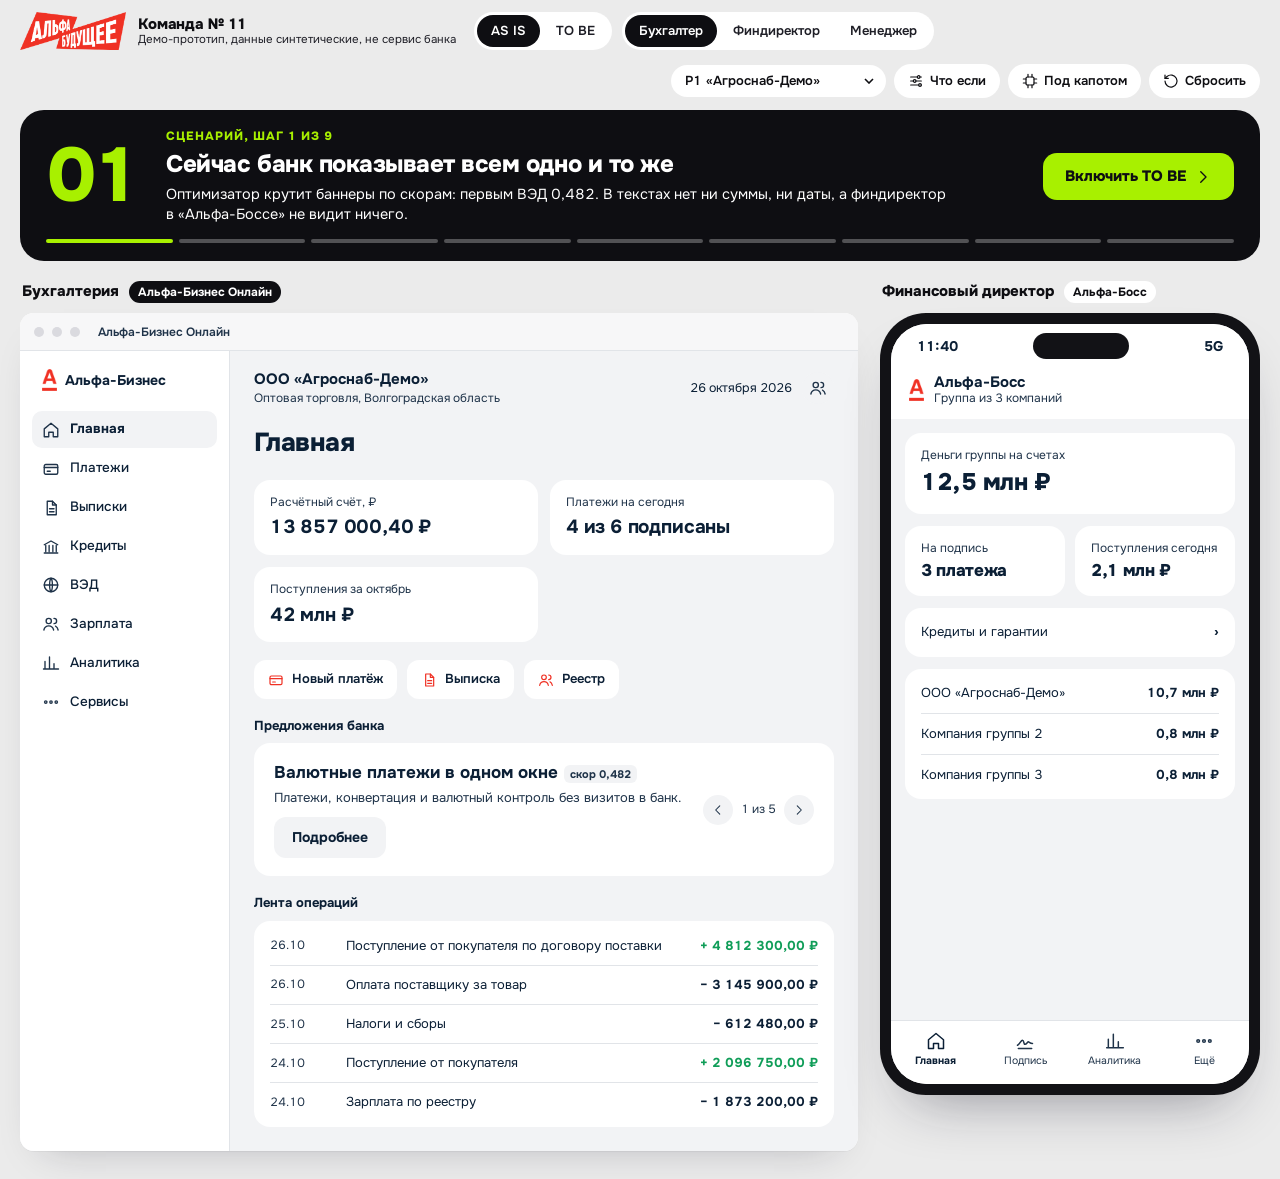
<file: alfa-future-11/index.html>
<!doctype html><html lang="ru"><head><style>:root{padding-top:env(safe-area-inset-top);padding-bottom:env(safe-area-inset-bottom)}</style><meta charset="utf-8"><meta name="viewport" content="width=device-width, initial-scale=1, viewport-fit=cover"></head><body><title>Прототип команды № 11</title>
<meta name="claude:viewport-fit-sides" content="cover">
<link rel="preconnect" href="https://fonts.googleapis.com">
<link rel="preconnect" href="https://fonts.gstatic.com" crossorigin>
<link rel="stylesheet" href="https://fonts.googleapis.com/css2?family=Onest:wght@400;500;600;700;800&display=swap">
<style>
/* Раскладка: демо-панель Альфа-Будущего сверху, под ней сцена — окно интернет-банка/CRM слева и телефон «Альфа-Босса» справа, «Под капотом» выезжает справа */
:root {
  color-scheme: light;
  /* Альфа-Будущее: обвязка прототипа */
  --af-red: #EF3124;
  --af-lime: #A8F000;
  --af-violet: #6F2BFE;
  --af-blue: #2B73FE;
  --af-gray: #EBEBEB;
  --ink: #0E0E12;
  --ink-2: #1E1E26;
  /* Альфа-Банк: клиентские экраны */
  --bank-bg: #F2F3F5;
  --bank-surface: #FFFFFF;
  --bank-text: #0B1F35;
  --bank-text-2: #1F3349;
  --bank-line: #E1E4E8;
  --bank-red: #EF3124;
  --bank-red-press: #D2281C;
  --ok: #0F9D58;
  --ok-bg: #E6F6EC;
  --warn: #B86E00;
  --warn-bg: #FFF3DD;
  --font: "Onest", "Helvetica Neue", Arial, sans-serif;
  --r-s: 10px;
  --r-m: 16px;
  --r-l: 24px;
}
* { box-sizing: border-box; }
html, body { height: 100%; }
body {
  margin: 0; background: var(--af-gray); color: var(--ink);
  font-family: var(--font); font-size: 14px; line-height: 1.4;
  font-variant-numeric: tabular-nums;
  -webkit-font-smoothing: antialiased;
}
body::before { content: ""; position: fixed; inset: 0 0 auto; height: env(safe-area-inset-top, 0px); z-index: 60; background: var(--af-gray); }
button { font: inherit; color: inherit; cursor: pointer; border: 0; background: none; padding: 0; }
button:focus-visible, select:focus-visible, input:focus-visible, a:focus-visible { outline: 2px solid var(--af-blue); outline-offset: 2px; }
select, input { font: inherit; color: inherit; }
h1, h2, h3, h4 { margin: 0; text-wrap: balance; }
p { margin: 0; }

/* ===== Демо-панель ===== */
.bar {
  position: sticky; top: env(safe-area-inset-top, 0px); z-index: 50;
  background: var(--af-gray);
  padding-left: max(20px, env(safe-area-inset-left, 0px));
  padding-right: max(20px, env(safe-area-inset-right, 0px));
  padding-block: 12px 10px;
  display: flex; align-items: center; gap: 14px 18px; flex-wrap: wrap;
}
.brand { display: flex; align-items: center; gap: 12px; min-width: 0; }
.brand img { height: 38px; width: auto; display: block; }
.brand-text { display: flex; flex-direction: column; line-height: 1.2; }
.brand-text b { font-size: 15px; font-weight: 800; letter-spacing: -0.01em; }
.brand-text span { font-size: 11.5px; color: var(--ink-2); }
.bar-main { display: flex; align-items: center; gap: 10px; flex-wrap: wrap; }
.bar-tools { display: flex; align-items: center; gap: 8px; margin-left: auto; flex-wrap: wrap; }
.seg { display: inline-flex; background: #FFFFFF; border-radius: 999px; padding: 3px; gap: 2px; }
.seg button { padding: 7px 14px; border-radius: 999px; font-weight: 600; font-size: 13px; color: var(--ink-2); white-space: nowrap; transition: background .18s, color .18s; }
.seg button[aria-pressed="true"] { background: var(--ink); color: #FFFFFF; }
.seg.mode button[data-mode="tobe"][aria-pressed="true"] { background: var(--af-red); }
.tool { padding: 8px 14px; border-radius: 999px; background: #FFFFFF; font-weight: 600; font-size: 13px; white-space: nowrap; display: inline-flex; align-items: center; gap: 6px; }
.tool[aria-pressed="true"] { background: var(--ink); color: #FFFFFF; }
.tool.lime { background: var(--af-lime); color: var(--ink); }
.tool.violet { background: var(--af-violet); color: #FFFFFF; }
.tool svg { width: 16px; height: 16px; flex: none; }
.select { padding: 7px 30px 7px 14px; border-radius: 999px; background: #FFFFFF; border: 0; font-weight: 600; font-size: 13px; appearance: none; -webkit-appearance: none;
  background-image: url("data:image/svg+xml,%3Csvg xmlns='http://www.w3.org/2000/svg' width='10' height='6'%3E%3Cpath d='M1 1l4 4 4-4' stroke='%230E0E12' stroke-width='1.6' fill='none'/%3E%3C/svg%3E");
  background-repeat: no-repeat; background-position: right 12px center; max-width: 100%; }

/* ===== «Что если» ===== */
.whatif {
  padding-left: max(20px, env(safe-area-inset-left, 0px));
  padding-right: max(20px, env(safe-area-inset-right, 0px));
  padding-block: 4px 14px;
}
.whatif-inner { background: #FFFFFF; border-radius: var(--r-l); padding: 14px 18px 12px; }
.whatif-head { display: flex; align-items: baseline; gap: 16px; flex-wrap: wrap; margin-bottom: 10px; }
.whatif-head h2 { font-size: 18px; font-weight: 800; letter-spacing: -0.01em; }
.whatif-head p { color: var(--ink-2); font-size: 13px; }
.wi-grid { display: grid; grid-template-columns: repeat(auto-fill, minmax(200px, 1fr)); gap: 12px 20px; }
.wi { display: flex; flex-direction: column; gap: 6px; min-width: 0; }
.wi label, .wi .wi-label { font-size: 12px; font-weight: 700; letter-spacing: 0.01em; }
.wi small { font-size: 11.5px; color: var(--ink-2); line-height: 1.3; }
.wi select { width: 100%; padding: 8px 30px 8px 12px; border-radius: 10px; background-color: var(--af-gray); }
.wi input[type=range] { width: 100%; accent-color: var(--ink); }
.wi-val { display: flex; justify-content: space-between; font-size: 13px; font-weight: 700; }
.switch { display: inline-flex; align-items: center; gap: 10px; font-size: 13px; font-weight: 600; }
.switch button { width: 42px; height: 24px; border-radius: 999px; background: #CFCFD4; position: relative; transition: background .18s; flex: none; }
.switch button::after { content: ""; position: absolute; top: 3px; left: 3px; width: 18px; height: 18px; border-radius: 50%; background: #FFFFFF; transition: transform .18s; }
.switch button[aria-pressed="true"] { background: var(--ink); }
.switch button[aria-pressed="true"]::after { transform: translateX(18px); }
.switch button:disabled { opacity: .4; cursor: not-allowed; }
.changes { margin-top: 10px; display: flex; gap: 8px 10px; flex-wrap: wrap; align-items: center; font-size: 13px; min-height: 28px; }
.changes b { font-weight: 800; }
.chip { display: inline-flex; align-items: center; gap: 6px; padding: 4px 10px; border-radius: 999px; font-size: 12.5px; font-weight: 600; background: var(--af-gray); }
.chip.lime { background: var(--af-lime); }
.chip.violet { background: #EFE7FF; color: #4A16C9; }
.chip.blue { background: #E3EDFF; color: #1450C8; }
.chip.red { background: #FFE4E1; color: #B3170B; }

/* ===== Сцена ===== */
.stage {
  padding-left: max(20px, env(safe-area-inset-left, 0px));
  padding-right: max(20px, env(safe-area-inset-right, 0px));
  padding-block: 6px 28px;
  display: grid; grid-template-columns: minmax(0, 1fr) 380px; gap: 22px; align-items: start;
}
.pane-label { display: flex; align-items: center; gap: 8px; font-size: 12px; font-weight: 700; margin: 0 0 8px 4px; letter-spacing: 0.02em; }
.pane-label .dot { width: 8px; height: 8px; border-radius: 50%; background: var(--ink); }
.pane-label.active .dot { background: var(--af-red); }
.pane-label span.who { font-weight: 500; color: var(--ink-2); }
.pane { min-width: 0; }

/* Окно браузера */
.win { background: var(--bank-surface); border-radius: 14px; overflow: hidden; box-shadow: 0 1px 0 rgba(0,0,0,.04), 0 18px 40px -24px rgba(20,20,40,.28); }
.win-top { height: 38px; display: flex; align-items: center; gap: 8px; padding: 0 14px; background: #F7F7F8; border-bottom: 1px solid var(--bank-line); }
.win-top i { width: 10px; height: 10px; border-radius: 50%; background: #DADADF; display: block; }
.win-top .tab { margin-left: 10px; font-size: 12px; font-weight: 600; color: var(--bank-text-2); }

/* ===== Интернет-банк ===== */
.ib { display: grid; grid-template-columns: 210px minmax(0, 1fr); min-height: 640px; color: var(--bank-text); background: var(--bank-bg); }
.ib-side { background: var(--bank-surface); border-right: 1px solid var(--bank-line); padding: 18px 12px; display: flex; flex-direction: column; gap: 2px; }
.ib-logo { display: flex; align-items: center; gap: 8px; padding: 0 10px 18px; font-weight: 700; font-size: 14px; }
.ib-logo img { height: 22px; }
.ib-nav { display: flex; align-items: center; gap: 10px; padding: 9px 10px; border-radius: 10px; font-size: 13.5px; font-weight: 500; color: var(--bank-text); }
.ib-nav svg { width: 18px; height: 18px; color: var(--bank-text-2); flex: none; }
.ib-nav.on { background: var(--bank-bg); font-weight: 700; }
.ib-main { padding: 18px 24px 24px; display: flex; flex-direction: column; gap: 18px; min-width: 0; }
.ib-head { display: flex; align-items: center; gap: 12px; flex-wrap: wrap; }
.ib-co { display: flex; flex-direction: column; min-width: 0; }
.ib-co b { font-size: 15px; font-weight: 700; }
.ib-co span { font-size: 12px; color: var(--bank-text-2); }
.ib-head .sp { flex: 1; }
.ib-user { display: flex; align-items: center; gap: 10px; font-size: 12.5px; }
.avatar { width: 32px; height: 32px; border-radius: 50%; background: var(--bank-bg); display: grid; place-items: center; color: var(--bank-text-2); }
.avatar svg { width: 18px; height: 18px; }
.ib h1 { font-size: 26px; font-weight: 800; letter-spacing: -0.02em; }
.accounts { display: grid; grid-template-columns: repeat(auto-fit, minmax(190px, 1fr)); gap: 12px; }
.acc { background: var(--bank-surface); border-radius: var(--r-m); padding: 14px 16px; display: flex; flex-direction: column; gap: 4px; }
.acc span { font-size: 12px; color: var(--bank-text-2); }
.acc b { font-size: 19px; font-weight: 700; letter-spacing: -0.01em; }
.quick { display: flex; gap: 10px; flex-wrap: wrap; }
.quick button { background: var(--bank-surface); border-radius: 12px; padding: 10px 14px; font-weight: 600; font-size: 13px; display: inline-flex; gap: 8px; align-items: center; color: var(--bank-text); }
.quick svg { width: 16px; height: 16px; color: var(--bank-red); }
.slot-title { font-size: 13px; font-weight: 700; margin-bottom: 8px; display: flex; gap: 10px; align-items: center; }
.feed { background: var(--bank-surface); border-radius: var(--r-m); padding: 6px 16px; }
.feed-row { display: grid; grid-template-columns: 64px minmax(0,1fr) auto; gap: 12px; align-items: center; padding: 10px 0; border-bottom: 1px solid var(--bank-line); font-size: 13px; }
.feed-row:last-child { border-bottom: 0; }
.feed-row .d { color: var(--bank-text-2); font-size: 12px; }
.feed-row .t { min-width: 0; overflow: hidden; text-overflow: ellipsis; white-space: nowrap; }
.feed-row .a { font-weight: 700; }
.feed-row .a.in { color: var(--ok); }

/* Баннеры AS IS */
.carousel { background: var(--bank-surface); border-radius: var(--r-m); padding: 18px 20px; display: grid; grid-template-columns: minmax(0,1fr) auto; gap: 14px; align-items: center; min-height: 122px; }
.carousel h3 { font-size: 17px; font-weight: 700; margin-bottom: 4px; }
.carousel p { font-size: 13px; color: var(--bank-text-2); max-width: 52ch; }
.carousel .cta { margin-top: 10px; }
.car-nav { display: flex; align-items: center; gap: 8px; font-size: 12px; color: var(--bank-text-2); }
.car-nav button { width: 30px; height: 30px; border-radius: 50%; background: var(--bank-bg); display: grid; place-items: center; }
.car-nav svg { width: 14px; height: 14px; }
.score-tag { font-size: 11px; font-weight: 700; color: var(--bank-text-2); background: var(--bank-bg); border-radius: 6px; padding: 2px 6px; margin-left: 6px; }

/* Сообщения TO BE */
.msg { background: var(--bank-surface); border-radius: var(--r-m); padding: 18px 20px 14px; display: flex; flex-direction: column; gap: 10px; box-shadow: 0 0 0 1.5px var(--bank-text) inset; animation: rise .25s ease-out; }
.msg.soft { box-shadow: none; }
.msg-eyebrow { display: flex; align-items: center; gap: 8px; font-size: 12px; font-weight: 700; color: var(--bank-red); }
.msg-eyebrow svg { width: 16px; height: 16px; }
.msg h3 { font-size: 18px; font-weight: 800; letter-spacing: -0.01em; color: var(--bank-text); }
.msg p.body { font-size: 14.5px; color: var(--bank-text); line-height: 1.45; }
.msg .btns { display: flex; gap: 8px; flex-wrap: wrap; margin-top: 2px; }
.msg-foot { display: flex; justify-content: space-between; gap: 10px; flex-wrap: wrap; align-items: baseline; padding-top: 10px; border-top: 1px solid var(--bank-line); font-size: 12px; color: var(--bank-text-2); }
.msg-foot b { font-weight: 600; color: var(--bank-text); }
.link { color: var(--bank-text-2); text-decoration: underline; text-underline-offset: 3px; font-size: 12px; }
.legal { font-size: 11.5px; color: var(--bank-text-2); }
.status { display: inline-flex; align-items: center; gap: 8px; padding: 8px 12px; border-radius: 10px; font-size: 13px; font-weight: 600; background: var(--ok-bg); color: #0B6E3D; animation: rise .2s ease-out; }
.status.wait { background: var(--warn-bg); color: var(--warn); }
.status.neutral { background: var(--bank-bg); color: var(--bank-text); }
.status svg { width: 16px; height: 16px; flex: none; }
.cta { background: var(--bank-red); color: #FFFFFF; border-radius: 12px; padding: 11px 18px; font-weight: 700; font-size: 14px; transition: background .15s; }
.cta:hover { background: var(--bank-red-press); }
.cta.dark { background: var(--bank-text); }
.cta.ghost { background: var(--bank-bg); color: var(--bank-text); }
.cta.block { width: 100%; }

/* ===== Телефон ===== */
.phone { width: 380px; max-width: 100%; border-radius: 46px; background: #121216; padding: 11px; box-shadow: 0 30px 60px -30px rgba(20,20,40,.45); }
.screen { border-radius: 36px; overflow: hidden; background: var(--bank-bg); height: 760px; display: flex; flex-direction: column; color: var(--bank-text); position: relative; }
.sbar { height: 44px; flex: none; display: flex; align-items: center; justify-content: space-between; padding: 0 26px; font-size: 14px; font-weight: 700; background: var(--bank-surface); }
.sbar .notch { width: 96px; height: 26px; border-radius: 999px; background: #121216; }
.app-head { background: var(--bank-surface); padding: 6px 18px 14px; display: flex; align-items: center; gap: 10px; flex: none; }
.app-head img { height: 22px; }
.app-head .t { display: flex; flex-direction: column; line-height: 1.15; min-width: 0; }
.app-head .t b { font-size: 15px; }
.app-head .t span { font-size: 12px; color: var(--bank-text-2); overflow: hidden; text-overflow: ellipsis; white-space: nowrap; }
.app-head .back { width: 32px; height: 32px; border-radius: 50%; background: var(--bank-bg); display: grid; place-items: center; }
.app-head .back svg { width: 16px; height: 16px; }
.app-body { flex: 1; overflow-y: auto; padding: 14px 14px 20px; display: flex; flex-direction: column; gap: 12px; }
.tabbar { flex: none; height: 64px; background: var(--bank-surface); border-top: 1px solid var(--bank-line); display: grid; grid-template-columns: repeat(4, 1fr); padding-bottom: 6px; }
.tabbar div { display: flex; flex-direction: column; align-items: center; justify-content: center; gap: 3px; font-size: 10.5px; color: var(--bank-text-2); }
.tabbar div.on { color: var(--bank-text); font-weight: 700; }
.tabbar svg { width: 20px; height: 20px; }
.tile { background: var(--bank-surface); border-radius: var(--r-m); padding: 14px 16px; }
.tile .k { font-size: 12px; color: var(--bank-text-2); }
.tile .v { font-size: 24px; font-weight: 800; letter-spacing: -0.02em; margin-top: 2px; }
.tiles2 { display: grid; grid-template-columns: 1fr 1fr; gap: 10px; }
.tiles2 .tile .v { font-size: 17px; }
.list { background: var(--bank-surface); border-radius: var(--r-m); padding: 4px 16px; }
.list-row { display: flex; justify-content: space-between; gap: 10px; padding: 11px 0; border-bottom: 1px solid var(--bank-line); font-size: 13px; }
.list-row:last-child { border-bottom: 0; }
.list-row b { font-weight: 700; }
.list-row button { display: flex; width: 100%; justify-content: space-between; }
.phone .msg { padding: 16px 16px 12px; }
.phone .msg h3 { font-size: 17px; }
.phone .msg p.body { font-size: 14px; }
.phone .msg .btns { flex-direction: column; }
.phone .msg .btns .cta { width: 100%; }
.adapt { display: inline-flex; align-self: flex-start; font-size: 11px; font-weight: 700; color: #4A16C9; background: #EFE7FF; border-radius: 6px; padding: 2px 7px; }
.compare { display: grid; gap: 6px; font-size: 12.5px; }
.compare div { display: grid; grid-template-columns: 1fr auto auto; gap: 10px; padding: 6px 0; border-bottom: 1px solid var(--bank-line); }

/* Калькулятор */
.calc-amount { background: var(--bank-surface); border-radius: var(--r-m); padding: 16px; display: flex; flex-direction: column; gap: 10px; }
.calc-amount .k { font-size: 12px; color: var(--bank-text-2); }
.amount-row { display: flex; align-items: center; gap: 10px; }
.amount-row button { width: 40px; height: 40px; border-radius: 12px; background: var(--bank-bg); font-size: 22px; font-weight: 600; flex: none; }
.amount-row input { flex: 1; min-width: 0; border: 0; font-size: 28px; font-weight: 800; letter-spacing: -0.02em; text-align: center; background: transparent; color: var(--bank-text); }
.amount-row input.empty { font-size: 18px; font-weight: 500; }
.calc-amount input[type=range] { accent-color: var(--bank-red); width: 100%; }
.kv { display: flex; justify-content: space-between; gap: 10px; font-size: 13px; padding: 9px 0; border-bottom: 1px solid var(--bank-line); }
.kv:last-child { border-bottom: 0; }
.kv span { color: var(--bank-text-2); }
.kv b { font-weight: 700; text-align: right; }
.field { background: var(--bank-surface); border-radius: 12px; padding: 10px 14px; display: flex; flex-direction: column; gap: 2px; }
.field span { font-size: 11.5px; color: var(--bank-text-2); }
.field i { font-style: normal; font-size: 14px; color: var(--bank-text); font-weight: 500; }
.hint { background: #EFE7FF; color: #2E0D86; border-radius: var(--r-m); padding: 12px 14px; display: flex; gap: 10px; align-items: flex-start; font-size: 13.5px; animation: rise .25s ease-out; }
.hint svg { width: 18px; height: 18px; flex: none; margin-top: 1px; }
.done { display: flex; flex-direction: column; align-items: center; text-align: center; gap: 14px; padding: 40px 10px 10px; }
.done .ok { width: 72px; height: 72px; border-radius: 50%; background: var(--ok); display: grid; place-items: center; color: #FFFFFF; animation: pop .35s ease-out; }
.done .ok svg { width: 34px; height: 34px; }
.done h3 { font-size: 20px; font-weight: 800; }
.done p { color: var(--bank-text-2); font-size: 14px; }
.timer { font-size: 13px; font-weight: 700; background: var(--bank-surface); border-radius: 12px; padding: 10px 14px; }
.signing { display: grid; place-items: center; gap: 12px; padding: 30px 0; font-weight: 600; }
.spinner { width: 36px; height: 36px; border-radius: 50%; border: 3px solid var(--bank-line); border-top-color: var(--bank-red); animation: spin .8s linear infinite; }
.toast { position: absolute; left: 10px; right: 10px; top: 52px; background: rgba(255,255,255,.96); border-radius: 18px; padding: 10px 14px; box-shadow: 0 10px 30px -10px rgba(0,0,0,.3); font-size: 12.5px; z-index: 3; animation: drop .3s ease-out; }
.toast b { display: block; font-size: 13px; }

/* ===== CRM ===== */
.crm { min-height: 640px; background: #F6F7F9; color: var(--bank-text); padding: 20px 24px; display: flex; flex-direction: column; gap: 16px; }
.crm-head { display: flex; gap: 12px; align-items: center; flex-wrap: wrap; }
.crm-head h2 { font-size: 20px; font-weight: 800; }
.crm-meta { display: flex; gap: 8px; flex-wrap: wrap; font-size: 12px; }
.crm-meta span { background: var(--bank-surface); border-radius: 8px; padding: 4px 9px; }
.crm-grid { display: grid; grid-template-columns: minmax(0, 1.4fr) minmax(0, 1fr); gap: 16px; align-items: start; }
.crm-card { background: var(--bank-surface); border-radius: var(--r-m); padding: 16px 18px; display: flex; flex-direction: column; gap: 10px; min-width: 0; }
.crm-card h3 { font-size: 15px; font-weight: 800; }
.crm-score { font-size: 40px; font-weight: 800; letter-spacing: -0.03em; }
.tl { display: flex; flex-direction: column; gap: 0; }
.tl div { display: grid; grid-template-columns: 52px minmax(0,1fr); gap: 10px; font-size: 13px; padding: 7px 0; border-bottom: 1px solid var(--bank-line); }
.tl div:last-child { border-bottom: 0; }
.tl span { color: var(--bank-text-2); }

/* ===== Под капотом ===== */
.drawer { position: fixed; z-index: 70; top: 0; right: 0; bottom: 0; width: min(500px, 100%); background: #FFFFFF; box-shadow: -20px 0 60px -30px rgba(0,0,0,.35); display: flex; flex-direction: column; transform: translateX(100%); transition: transform .25s ease; padding-top: env(safe-area-inset-top, 0px); padding-bottom: env(safe-area-inset-bottom, 0px); padding-right: env(safe-area-inset-right, 0px); }
.drawer.open { transform: none; }
.drawer:not(.open) { visibility: hidden; box-shadow: none; transition: transform .25s ease, visibility 0s .25s; }
.ib-slot:empty { display: none; }
.drawer-head { display: flex; align-items: center; gap: 12px; padding: 18px 22px 12px; }
.drawer-head h2 { font-size: 22px; font-weight: 800; letter-spacing: -0.02em; flex: 1; }
.drawer-head button { width: 36px; height: 36px; border-radius: 50%; background: var(--af-gray); display: grid; place-items: center; }
.drawer-head svg { width: 16px; height: 16px; }
.drawer-body { overflow-y: auto; padding: 4px 22px 40px; display: flex; flex-direction: column; gap: 26px; }
.hsec h3 { font-size: 13px; font-weight: 800; letter-spacing: 0.04em; text-transform: uppercase; margin-bottom: 10px; }
.axis { display: grid; grid-template-columns: 116px minmax(0,1fr); gap: 4px 12px; padding: 9px 0; border-bottom: 1px solid #EDEDF0; font-size: 13px; }
.axis:last-child { border-bottom: 0; }
.axis > b { font-weight: 700; }
.axis .vals { display: flex; flex-direction: column; gap: 4px; min-width: 0; }
.axis .row { display: flex; gap: 8px; align-items: baseline; flex-wrap: wrap; }
.src { font-size: 10.5px; font-weight: 700; padding: 1px 6px; border-radius: 5px; white-space: nowrap; }
.src.s-org { background: #E3EDFF; color: #1450C8; }
.src.s-syn { background: #EFE7FF; color: #4A16C9; }
.src.s-crm { background: #E4F5D0; color: #2F6200; }
.src.s-model { background: #FFE9D6; color: #8F4300; }
.bars { display: flex; flex-direction: column; gap: 10px; }
.bar-row { display: grid; grid-template-columns: 128px minmax(0,1fr); gap: 10px; align-items: center; font-size: 12.5px; }
.bar-row .nm { font-weight: 600; }
.bar-row.win .nm { font-weight: 800; }
.track { display: flex; flex-direction: column; gap: 3px; }
.track div { height: 9px; border-radius: 5px; position: relative; }
.track .b { background: #C9CCD3; }
.track .a { background: var(--ink); }
.bar-row.win .track .a { background: var(--af-red); }
.track em { position: absolute; left: calc(100% + 6px); top: -3px; font-style: normal; font-size: 11px; font-weight: 700; white-space: nowrap; }
.legend { display: flex; gap: 14px; font-size: 11.5px; margin-top: 8px; color: var(--ink-2); }
.legend i { display: inline-block; width: 10px; height: 10px; border-radius: 3px; margin-right: 5px; vertical-align: -1px; }
.trace { display: flex; flex-direction: column; gap: 8px; counter-reset: none; }
.trace div { display: grid; grid-template-columns: 96px minmax(0,1fr); gap: 10px; font-size: 13px; align-items: baseline; }
.trace .rule { font-size: 11px; font-weight: 800; background: #EFE7FF; color: #4A16C9; border-radius: 6px; padding: 2px 7px; justify-self: start; }
.trace .rule.off { background: #F0F0F2; color: var(--ink); }
.kv2 { display: grid; grid-template-columns: 120px minmax(0,1fr); gap: 10px; padding: 8px 0; border-bottom: 1px solid #EDEDF0; font-size: 13px; }
.kv2:last-child { border-bottom: 0; }
.kv2 > span { font-weight: 700; }
.people { display: flex; flex-direction: column; }
.person { display: grid; grid-template-columns: minmax(0,1fr) auto; gap: 2px 10px; padding: 9px 0; border-bottom: 1px solid #EDEDF0; font-size: 12.5px; }
.person:last-child { border-bottom: 0; }
.person b { font-size: 13px; }
.person .tag { font-size: 11px; font-weight: 700; padding: 2px 7px; border-radius: 6px; background: var(--af-lime); align-self: center; }
.person .meta { color: var(--ink-2); grid-column: 1 / -1; }
.check { display: flex; align-items: center; gap: 10px; font-size: 13px; font-weight: 600; }
.check .big { font-size: 26px; font-weight: 800; letter-spacing: -0.02em; }
.pilot li { margin-bottom: 6px; }
.pilot { padding-left: 18px; margin: 0; font-size: 13px; }
.scrim { position: fixed; inset: 0; background: rgba(14,14,18,.25); z-index: 65; opacity: 0; pointer-events: none; transition: opacity .2s; }
.scrim.open { opacity: 1; pointer-events: auto; }

.demo-btn { border: 1.5px dashed var(--af-violet); color: var(--af-violet); background: #FFFFFF; border-radius: 12px; padding: 9px 12px; font-weight: 700; font-size: 12.5px; }
.phone.focus { box-shadow: 0 0 0 4px var(--af-red), 0 30px 60px -30px rgba(20,20,40,.45); }
.focus-ring { outline: 3px solid var(--af-red); outline-offset: 4px; border-radius: 50px; }


/* ===== Гид по сценарию ===== */
.guide { padding-left: max(20px, env(safe-area-inset-left, 0px)); padding-right: max(20px, env(safe-area-inset-right, 0px)); padding-block: 2px 14px; }
.guide-in { border-radius: var(--r-l); color: #FFFFFF; display: grid; grid-template-columns: auto minmax(0,1fr) auto; gap: 6px 26px; align-items: center; padding: 18px 26px; position: relative; overflow: hidden; transition: background .3s; }
.guide-in.c-red { background: var(--af-red); }
.guide-in.c-blue { background: var(--af-blue); }
.guide-in.c-violet { background: var(--af-violet); }
.guide-in.c-ink { background: var(--ink); }
.g-num { font-size: 76px; line-height: .8; font-weight: 800; letter-spacing: -0.05em; color: var(--af-lime); }
.g-text { display: flex; flex-direction: column; gap: 6px; min-width: 0; }
.g-step { font-size: 12px; font-weight: 800; letter-spacing: .08em; text-transform: uppercase; color: var(--af-lime); }
.g-text h2 { font-size: 24px; font-weight: 800; letter-spacing: -0.02em; line-height: 1.12; }
.g-text p { font-size: 14.5px; line-height: 1.4; max-width: 78ch; }
.g-act { display: flex; flex-direction: column; gap: 8px; align-items: stretch; }
.g-next { background: var(--af-lime); color: var(--ink); border-radius: 14px; padding: 13px 22px; font-weight: 800; font-size: 15px; display: inline-flex; align-items: center; justify-content: center; gap: 8px; white-space: nowrap; transition: transform .15s; }
.g-next:hover { transform: translateY(-1px); }
.g-next svg { width: 18px; height: 18px; }
.g-back { color: #FFFFFF; font-weight: 700; font-size: 13px; text-decoration: underline; text-underline-offset: 3px; }
.g-prog { grid-column: 1 / -1; display: grid; grid-template-columns: repeat(9, 1fr); gap: 6px; margin-top: 8px; }
.g-prog i { height: 4px; border-radius: 2px; background: rgba(255,255,255,.28); }
.g-prog i.on { background: var(--af-lime); }
.pulse { position: relative; z-index: 2; animation: pulse 1.6s ease-in-out infinite; }
@keyframes pulse { 0%,100% { box-shadow: 0 0 0 0 rgba(168,240,0,.0), 0 0 0 3px var(--af-lime); } 50% { box-shadow: 0 0 0 9px rgba(168,240,0,.35), 0 0 0 3px var(--af-lime); } }
.pane-head { display: flex; align-items: baseline; gap: 10px; flex-wrap: wrap; margin: 0 0 10px 2px; }
.pane-head b { font-size: 15px; font-weight: 800; }
.pane-head .app { font-size: 12px; font-weight: 700; padding: 3px 9px; border-radius: 999px; background: #FFFFFF; }
.pane-head.active .app { background: var(--ink); color: #FFFFFF; }
@media (max-width: 900px) {
  .guide { padding-left: max(14px, env(safe-area-inset-left, 0px)); padding-right: max(14px, env(safe-area-inset-right, 0px)); }
  .guide-in { grid-template-columns: auto minmax(0,1fr); padding: 16px 18px; gap: 10px 16px; }
  .guide-in { padding: 14px 16px; gap: 10px 12px; align-items: start; }
  .g-num { font-size: 40px; }
  .g-step { font-size: 11px; }
  .g-text h2 { font-size: 17px; }
  .g-text p { display: none; }
  .g-next { padding: 11px 16px; font-size: 14px; }
  .g-act { grid-column: 1 / -1; flex-direction: row; align-items: center; justify-content: space-between; }
  .g-next { flex: 1; }
}

@keyframes rise { from { opacity: 0; transform: translateY(8px); } to { opacity: 1; transform: none; } }
@keyframes drop { from { opacity: 0; transform: translateY(-14px); } to { opacity: 1; transform: none; } }
@keyframes pop { from { transform: scale(.6); } to { transform: scale(1); } }
@keyframes spin { to { transform: rotate(360deg); } }
@media (prefers-reduced-motion: reduce) { *, *::before, *::after { animation: none !important; transition: none !important; } }

/* Ноутбук поуже */
@media (max-width: 1180px) {
  .ib { grid-template-columns: 64px minmax(0,1fr); }
  .ib-nav span, .ib-logo span { display: none; }
  .ib-logo { padding: 0 0 18px 10px; }
}
/* Телефоны: один зритель на весь экран */
@media (max-width: 900px) {
  .bar { gap: 10px; padding-left: max(14px, env(safe-area-inset-left, 0px)); padding-right: max(14px, env(safe-area-inset-right, 0px)); }
  .brand img { height: 30px; }
  .bar-main { width: 100%; }
  .bar-main .seg { flex: 1; }
  .bar-main .seg button { flex: 1; padding: 8px 8px; }
  .bar-tools { margin-left: 0; width: 100%; flex-wrap: nowrap; overflow-x: auto; padding-bottom: 2px; scrollbar-width: none; }
  .bar-tools::-webkit-scrollbar { display: none; }
  .whatif, .stage { padding-left: max(14px, env(safe-area-inset-left, 0px)); padding-right: max(14px, env(safe-area-inset-right, 0px)); }
  .stage { grid-template-columns: minmax(0,1fr); }
  .stage .pane { display: none; }
  .stage .pane.show { display: block; }
  .phone { width: 100%; padding: 0; background: none; box-shadow: none; border-radius: 0; }
  .screen { border-radius: var(--r-l); height: auto; min-height: 640px; }
  .sbar { display: none; }
  .app-body { overflow: visible; }
  .ib { grid-template-columns: minmax(0,1fr); min-height: 0; }
  .ib-side { display: none; }
  .ib-main { padding: 16px 14px 20px; }
  .win-top { display: none; }
  .crm { padding: 16px 14px; }
  .crm-grid { grid-template-columns: minmax(0,1fr); }
  .carousel { grid-template-columns: minmax(0,1fr); }
  .wi-grid { grid-template-columns: minmax(0,1fr); }
  .toast { top: 10px; }
  .phone.focus { box-shadow: none; }
  .ib-user { display: none; }
  .ib-slot { order: -1; }
  .ib-main > .ib-head { order: -3; }
  .ib-main > h1 { order: -2; font-size: 22px; }
  .accounts .acc:not(:first-child) { display: none; }
  .brand-text span { font-size: 11px; }
  .feed-row { grid-template-columns: 52px minmax(0,1fr) auto; }
}
</style>

<header class="bar" id="bar"></header>
<section class="guide" id="guide"></section>
<section class="whatif" id="whatif" hidden></section>
<main class="stage" id="stage"></main>
<div class="scrim" id="scrim" data-action="drawer"></div>
<aside class="drawer" id="drawer" aria-label="Под капотом"></aside>

<script>window.DATA = {"params": {"window_weeks": [2, 6], "window_multiplier": 1.6, "industry_multiplier": 1.4, "forecast_confidence_min": 0.7, "do_nothing_threshold": 0.2, "role_model_confidence_min": 0.6, "not_now_pause_days": 30, "note_forward_timeout_days": 5, "lpr_card_min_interval_days": 14, "off_window_max_per_month": 1, "digital_type": {"Цифровой": "ИБ и push, до 2 предложений в неделю", "Смешанный": "ИБ и email раз в неделю, затем менеджер", "Через менеджера": "один бриф менеджеру на цикл потребности"}, "holding": "от 5 юрлиц или выручка группы от 10 млрд ₽: менеджер + «Альфа-Босс», карточка раз в 2 недели"}, "profiles": [{"profile_id": "P1", "label": "Агропоставщик в группе, разрыв в окне, финдиректор в «Альфа-Боссе» — Г1, записка через бухгалтера", "source_company_id": "U_3880", "as_of_date": "2026-10-26", "company": {"company_id": "U_3880", "industry": "Оптовая торговля", "okved": "46.21", "season_type": "agro_trade", "size_segment": "Средний", "revenue_company_mln": 536.4, "region": "Волгоградская область", "ved_allowed": 1, "supplier_of_seasonal": 0, "seasonal_payer_share": 0.787, "products": [], "history_months": 18}, "structure": {"group_id": "group_103687_sb", "group_size": 3, "is_head_company": 1, "holding_flag": 0, "group_main_industry": "Оптовая торговля", "group_n_industries": 2, "revenue_group_mln": 537.7, "group_free_cash_mln": 1.7}, "forecast": {"gap_date": "2026-12-04", "weeks_to_gap": 5.6, "gap_amount_mln": 48.2, "confidence": 0.81, "method": "история компании"}, "users": [{"user_id": "F_22262", "role_crm": null, "role_model_pred": "Собственник", "role_model_confidence": 0.89, "is_egrul_head_or_founder": 1, "sign_rights": "Первая подпись", "has_alfa_business": 1, "has_alfa_boss": 1, "ib_active_days_30d": 0, "boss_active_days_30d": 1, "digital_type": "Через менеджера", "optout_all": 0, "inapp_offers_hidden": 0, "consent_ads_email": 1, "consent_ads_push": 0, "consent_ads_sms": 1, "consent_ads_call": 1, "has_email_contact": 1, "push_enabled": 1}, {"user_id": "FS_1183", "role_crm": "Финансовый директор", "role_model_pred": "Финансовый директор", "role_model_confidence": 0.83, "is_egrul_head_or_founder": 0, "sign_rights": "Первая подпись", "has_alfa_business": 0, "has_alfa_boss": 1, "ib_active_days_30d": 0, "boss_active_days_30d": 1, "digital_type": "Через менеджера", "optout_all": 0, "inapp_offers_hidden": 0, "consent_ads_email": 1, "consent_ads_push": 1, "consent_ads_sms": 1, "consent_ads_call": 1, "has_email_contact": 1, "push_enabled": 0}, {"user_id": "FS_1184", "role_crm": "Главный бухгалтер", "role_model_pred": "Главный бухгалтер", "role_model_confidence": 0.91, "is_egrul_head_or_founder": 0, "sign_rights": "Вторая подпись", "has_alfa_business": 1, "has_alfa_boss": 0, "ib_active_days_30d": 14, "boss_active_days_30d": 0, "digital_type": "Цифровой", "optout_all": 0, "inapp_offers_hidden": 0, "consent_ads_email": 0, "consent_ads_push": 0, "consent_ads_sms": 0, "consent_ads_call": 0, "has_email_contact": 0, "push_enabled": 0}, {"user_id": "FS_1185", "role_crm": null, "role_model_pred": "Собственник", "role_model_confidence": 0.57, "is_egrul_head_or_founder": 0, "sign_rights": "Создание платежей", "has_alfa_business": 1, "has_alfa_boss": 0, "ib_active_days_30d": 17, "boss_active_days_30d": 0, "digital_type": "Цифровой", "optout_all": 0, "inapp_offers_hidden": 0, "consent_ads_email": 0, "consent_ads_push": 0, "consent_ads_sms": 0, "consent_ads_call": 0, "has_email_contact": 1, "push_enabled": 1}, {"user_id": "FS_1186", "role_crm": "Руководитель закупок", "role_model_pred": "Руководитель закупок", "role_model_confidence": 0.8, "is_egrul_head_or_founder": 0, "sign_rights": "Только просмотр", "has_alfa_business": 0, "has_alfa_boss": 0, "ib_active_days_30d": 0, "boss_active_days_30d": 0, "digital_type": "Через менеджера", "optout_all": 0, "inapp_offers_hidden": 0, "consent_ads_email": 1, "consent_ads_push": 0, "consent_ads_sms": 0, "consent_ads_call": 1, "has_email_contact": 1, "push_enabled": 1}], "asis_scores": {"Оборотный кредит": 0.287, "Факторинг": 0.204, "Депозит": 0.313, "ВЭД": 0.482, "Лизинг": 0.276, "Кэш-пулинг": 0.055}, "preapproved": {"Оборотный кредит": {"limit_mln": 64.9, "rate_from": 20.4}, "Факторинг": {"limit_mln": 28.6, "rate_from": 21.8}, "Лизинг": {"limit_mln": 77.7, "rate_from": 20.2}}, "journey_last_session": {"session_id": "S_4172", "user_id": "FS_1184", "app": "Интернет-банк (веб)", "product": "Факторинг", "started_at": "2026-08-11 08:54:41", "duration_sec": 72, "n_back": 0, "max_pause_sec": 0, "n_calc_changes": 1, "n_product_sections": 0, "n_field_errors": 0, "draft_saved": 0, "submitted": 1, "n_steps": 6}, "comm_last_30d": 1, "expected_output": {"action": "Показать предложение", "offer": "Оборотный кредит", "path": "Г1, группа C: записка через бухгалтера", "addressee_lpr": "FS_1183", "addressee_lpr_role": "Финансовый директор", "note_to": "FS_1185", "channels": ["Записка бухгалтеру в «Альфа-Бизнесе» (FS_1185)", "Карточка ЛПР в «Альфа-Боссе» (FS_1183)"], "frequency": "Одна записка на цикл потребности; карточка ЛПР не чаще раза в 2 недели и повторно только после ответа", "texts": {"Бухгалтеру": "4 декабря у компании может не хватить 48,2 млн ₽ на платежи поставщикам. Заявка на кредитную линию заполнена — нужна подпись руководителя.", "ЛПР": "Предварительное предложение: кредитная линия 48,2 млн ₽ до 4 декабря — перед пиком отгрузок аграриям, поручительство группы. Решение банк примет после заявки.", "Почему вы это видите": "Прогноз по оборотам на ваших счетах в Альфа-Банке"}, "ranking_before": {"Оборотный кредит": 0.287, "Факторинг": 0.204, "Депозит": 0.313, "ВЭД": 0.482, "Лизинг": 0.276, "Кэш-пулинг": 0.055}, "ranking_after": {"Оборотный кредит": 0.643, "ВЭД": 0.482, "Депозит": 0.313, "Факторинг": 0.286, "Лизинг": 0.276, "Кэш-пулинг": 0.055}, "rule_trace": ["2 Окно: разрыв через 5.6 нед. — оборотный ×1,6", "3 Отрасль: сезонность «agro_trade» — оборотный и факторинг ×1,4", "5 Структура: свободных денег группы 1.7 млн мало — кредит, поручители — юрлица группы", "4 Роль: ЛПР — Финансовый директор (CRM)", "1 Допуск (каналы ЛПР): в приложении — да, email — да, push — нет согласия, звонок — да", "6 Частота: Одна записка на цикл потребности; карточка ЛПР не чаще раза в 2 недели и повторно только после ответа"], "manager_contact": null, "journey_adaptation": {"rule_id": "J7", "signal": "Нет сложностей", "adaptation": "Кнопка «Подать заявку» прямо на карточке"}, "fallback": "Записку не переслали за 5 дней — карточка ЛПР напрямую; «Не сейчас» — пауза 30 дней"}}, {"profile_id": "P2", "label": "Тот же тип, но ЛПР не пользуется «Альфа-Боссом» — бриф менеджеру", "source_company_id": "U_62951", "as_of_date": "2026-10-26", "company": {"company_id": "U_62951", "industry": "Оптовая торговля", "okved": "46.75.1", "season_type": "agro_trade", "size_segment": "Средний", "revenue_company_mln": 2184.8, "region": "Приморский край", "ved_allowed": 1, "supplier_of_seasonal": 0, "seasonal_payer_share": 0.537, "products": [], "history_months": 24}, "structure": {"group_id": "group_112465_sb", "group_size": 5, "is_head_company": 1, "holding_flag": 1, "group_main_industry": "Оптовая торговля", "group_n_industries": 3, "revenue_group_mln": 2373.7, "group_free_cash_mln": 18.2}, "forecast": {"gap_date": "2026-11-19", "weeks_to_gap": 3.4, "gap_amount_mln": 427.6, "confidence": 0.86, "method": "история компании"}, "users": [{"user_id": "F_63408", "role_crm": "Руководитель закупок", "role_model_pred": "Собственник", "role_model_confidence": 0.85, "is_egrul_head_or_founder": 1, "sign_rights": "Первая подпись", "has_alfa_business": 1, "has_alfa_boss": 1, "ib_active_days_30d": 0, "boss_active_days_30d": 8, "digital_type": "Смешанный", "optout_all": 0, "inapp_offers_hidden": 0, "consent_ads_email": 0, "consent_ads_push": 1, "consent_ads_sms": 0, "consent_ads_call": 1, "has_email_contact": 1, "push_enabled": 0}, {"user_id": "FS_3511", "role_crm": null, "role_model_pred": "Финансовый директор", "role_model_confidence": 0.87, "is_egrul_head_or_founder": 0, "sign_rights": "Первая подпись", "has_alfa_business": 1, "has_alfa_boss": 0, "ib_active_days_30d": 3, "boss_active_days_30d": 0, "digital_type": "Через менеджера", "optout_all": 0, "inapp_offers_hidden": 0, "consent_ads_email": 1, "consent_ads_push": 1, "consent_ads_sms": 1, "consent_ads_call": 1, "has_email_contact": 1, "push_enabled": 1}, {"user_id": "FS_3512", "role_crm": "Главный бухгалтер", "role_model_pred": "Главный бухгалтер", "role_model_confidence": 0.88, "is_egrul_head_or_founder": 0, "sign_rights": "Вторая подпись", "has_alfa_business": 1, "has_alfa_boss": 0, "ib_active_days_30d": 21, "boss_active_days_30d": 0, "digital_type": "Цифровой", "optout_all": 0, "inapp_offers_hidden": 0, "consent_ads_email": 0, "consent_ads_push": 1, "consent_ads_sms": 1, "consent_ads_call": 1, "has_email_contact": 1, "push_enabled": 1}, {"user_id": "FS_3513", "role_crm": "Бухгалтер", "role_model_pred": "Руководитель закупок", "role_model_confidence": 0.73, "is_egrul_head_or_founder": 0, "sign_rights": "Создание платежей", "has_alfa_business": 1, "has_alfa_boss": 0, "ib_active_days_30d": 16, "boss_active_days_30d": 0, "digital_type": "Цифровой", "optout_all": 0, "inapp_offers_hidden": 0, "consent_ads_email": 0, "consent_ads_push": 0, "consent_ads_sms": 0, "consent_ads_call": 0, "has_email_contact": 1, "push_enabled": 0}], "asis_scores": {"Оборотный кредит": 0.248, "Факторинг": 0.119, "Депозит": 0.26, "ВЭД": 0.447, "Лизинг": 0.11, "Кэш-пулинг": 0.274}, "preapproved": {"Оборотный кредит": {"limit_mln": 262.6, "rate_from": 22.2}, "Факторинг": {"limit_mln": 286.4, "rate_from": 19.0}, "Лизинг": {"limit_mln": 322.0, "rate_from": 21.7}}, "journey_last_session": {"session_id": "S_4947", "user_id": "F_63408", "app": "Альфа-Босс", "product": "Оборотный кредит", "started_at": "2026-10-08 05:44:33", "duration_sec": 329, "n_back": 2, "max_pause_sec": 123, "n_calc_changes": 3, "n_product_sections": 0, "n_field_errors": 0, "draft_saved": 0, "submitted": 0, "n_steps": 11}, "comm_last_30d": 0, "expected_output": {"action": "Показать предложение", "offer": "Оборотный кредит", "path": "Тип активности ЛПР: Через менеджера", "addressee_lpr": "FS_3511", "addressee_lpr_role": "Финансовый директор", "note_to": "FS_3512", "channels": ["Бриф менеджеру с готовым расчётом"], "frequency": "один бриф менеджеру на цикл потребности", "texts": {"ЛПР": "Предварительное предложение: кредитная линия 427,6 млн ₽ до 19 ноября — перед пиком отгрузок аграриям, поручительство группы. Решение банк примет после заявки.", "Почему вы это видите": "Прогноз по оборотам на ваших счетах в Альфа-Банке", "Бриф менеджеру": "Оборотный кредит: разрыв 427,6 млн ₽ к 19 ноября, уверенность 0.86. ЛПР — Финансовый директор; аргумент: сумма, срок и разрыв. Повод для звонка: «Предварительное предложение: кредитная линия 427,6 млн ₽ до 19 ноября — перед пиком отгрузок аграриям, поручительство группы. Решение банк примет после заявки.»"}, "ranking_before": {"Оборотный кредит": 0.248, "Факторинг": 0.119, "Депозит": 0.26, "ВЭД": 0.447, "Лизинг": 0.11, "Кэш-пулинг": 0.274}, "ranking_after": {"Оборотный кредит": 0.556, "ВЭД": 0.447, "Кэш-пулинг": 0.274, "Депозит": 0.26, "Факторинг": 0.167, "Лизинг": 0.11}, "rule_trace": ["2 Окно: разрыв через 3.4 нед. — оборотный ×1,6", "3 Отрасль: сезонность «agro_trade» — оборотный и факторинг ×1,4", "5 Структура: свободных денег группы 18.2 млн мало — кредит, поручители — юрлица группы", "4 Роль: ЛПР — Финансовый директор (модель ЛПР (CRM пуста))", "1 Допуск (каналы ЛПР): в приложении — да, email — да, push — да, звонок — да", "6 Частота: один бриф менеджеру на цикл потребности"], "manager_contact": "Звонок с предложением", "journey_adaptation": {"rule_id": "J1", "signal": "Сомнение", "adaptation": "Подсказка «сумма посчитана по вашим оборотам», предзаполнить калькулятор, кнопка «обсудить с менеджером»"}, "fallback": "Записку не переслали за 5 дней — карточка ЛПР напрямую; «Не сейчас» — пауза 30 дней"}}, {"profile_id": "P3", "label": "Стройка, разрыв через несколько месяцев — вне окна, кредит не чаще раза в месяц", "source_company_id": "U_828", "as_of_date": "2026-10-26", "company": {"company_id": "U_828", "industry": "Строительство", "okved": "42.11", "season_type": "construction", "size_segment": "Средний", "revenue_company_mln": 4525.9, "region": "Приморский край", "ved_allowed": 0, "supplier_of_seasonal": 0, "seasonal_payer_share": 0.0, "products": [], "history_months": 24}, "structure": {"group_id": "group_108432_sb", "group_size": 3, "is_head_company": 1, "holding_flag": 0, "group_main_industry": "Строительство", "group_n_industries": 1, "revenue_group_mln": 6235.8, "group_free_cash_mln": 138.5}, "forecast": {"gap_date": "2027-03-06", "weeks_to_gap": 18.7, "gap_amount_mln": 178.0, "confidence": 0.94, "method": "история компании"}, "users": [{"user_id": "F_25369", "role_crm": null, "role_model_pred": "Собственник", "role_model_confidence": 0.96, "is_egrul_head_or_founder": 1, "sign_rights": "Первая подпись", "has_alfa_business": 1, "has_alfa_boss": 1, "ib_active_days_30d": 2, "boss_active_days_30d": 0, "digital_type": "Через менеджера", "optout_all": 0, "inapp_offers_hidden": 0, "consent_ads_email": 0, "consent_ads_push": 1, "consent_ads_sms": 1, "consent_ads_call": 1, "has_email_contact": 1, "push_enabled": 0}, {"user_id": "FS_2471", "role_crm": null, "role_model_pred": "Операционист", "role_model_confidence": 0.53, "is_egrul_head_or_founder": 0, "sign_rights": "Первая подпись", "has_alfa_business": 0, "has_alfa_boss": 0, "ib_active_days_30d": 0, "boss_active_days_30d": 0, "digital_type": "Через менеджера", "optout_all": 0, "inapp_offers_hidden": 0, "consent_ads_email": 1, "consent_ads_push": 0, "consent_ads_sms": 0, "consent_ads_call": 1, "has_email_contact": 1, "push_enabled": 0}, {"user_id": "FS_2472", "role_crm": "Главный бухгалтер", "role_model_pred": "Собственник", "role_model_confidence": 0.55, "is_egrul_head_or_founder": 0, "sign_rights": "Вторая подпись", "has_alfa_business": 1, "has_alfa_boss": 0, "ib_active_days_30d": 11, "boss_active_days_30d": 0, "digital_type": "Смешанный", "optout_all": 0, "inapp_offers_hidden": 0, "consent_ads_email": 1, "consent_ads_push": 1, "consent_ads_sms": 1, "consent_ads_call": 1, "has_email_contact": 1, "push_enabled": 0}, {"user_id": "FS_2475", "role_crm": null, "role_model_pred": "Бухгалтер", "role_model_confidence": 0.63, "is_egrul_head_or_founder": 0, "sign_rights": "Создание платежей", "has_alfa_business": 1, "has_alfa_boss": 0, "ib_active_days_30d": 19, "boss_active_days_30d": 0, "digital_type": "Цифровой", "optout_all": 0, "inapp_offers_hidden": 0, "consent_ads_email": 0, "consent_ads_push": 1, "consent_ads_sms": 1, "consent_ads_call": 0, "has_email_contact": 1, "push_enabled": 1}], "asis_scores": {"Оборотный кредит": 0.409, "Факторинг": 0.217, "Депозит": 0.245, "ВЭД": 0.15, "Лизинг": 0.22, "Кэш-пулинг": 0.101}, "preapproved": {"Оборотный кредит": {"limit_mln": 572.2, "rate_from": 22.4}, "Факторинг": {"limit_mln": 268.3, "rate_from": 20.7}, "Лизинг": {"limit_mln": 372.8, "rate_from": 21.9}}, "journey_last_session": {"session_id": "S_5503", "user_id": "F_25369", "app": "Альфа-Босс", "product": "Оборотный кредит", "started_at": "2026-09-18 12:46:55", "duration_sec": 197, "n_back": 0, "max_pause_sec": 0, "n_calc_changes": 0, "n_product_sections": 3, "n_field_errors": 0, "draft_saved": 1, "submitted": 0, "n_steps": 12}, "comm_last_30d": 3, "expected_output": {"action": "Показать предложение", "offer": "Оборотный кредит", "path": "Напрямую ЛПР", "addressee_lpr": "F_25369", "addressee_lpr_role": "Собственник", "note_to": "FS_2475", "channels": ["Карточка ЛПР в «Альфа-Боссе» (F_25369)"], "frequency": "Вне окна — не чаще раза в месяц", "texts": {"ЛПР": "По оборотам прошлого года к 6 марта компании понадобится около 178 млн ₽ — до старта строительного сезона. Линию можно открыть заранее и не платить, пока не используете.", "Почему вы это видите": "Прогноз по оборотам на ваших счетах в Альфа-Банке"}, "ranking_before": {"Оборотный кредит": 0.409, "Факторинг": 0.217, "Депозит": 0.245, "ВЭД": 0.15, "Лизинг": 0.22, "Кэш-пулинг": 0.101}, "ranking_after": {"Оборотный кредит": 0.573, "Лизинг": 0.308, "Депозит": 0.245, "Факторинг": 0.217, "Кэш-пулинг": 0.101}, "rule_trace": ["1 Допуск: нет ВЭД-признаков (ФТС) — ВЭД отсеян", "2 Окно: разрыв через 18.7 нед., вне окна — кредит не чаще раза в месяц", "3 Отрасль: сезонность «construction» — оборотный и лизинг ×1,4", "5 Структура: свободных денег группы 138.5 млн мало — кредит, поручители — юрлица группы", "4 Роль: ЛПР — Собственник (модель ЛПР (CRM пуста))", "1 Допуск (каналы ЛПР): в приложении — да, email — нет согласия, push — нет согласия, звонок — да", "6 Частота: Вне окна — не чаще раза в месяц"], "manager_contact": null, "journey_adaptation": {"rule_id": "J3", "signal": "Сравнение", "adaptation": "Блок сравнения продуктов под задачу (разрыв)"}, "fallback": "Записку не переслали за 5 дней — карточка ЛПР напрямую; «Не сейчас» — пауза 30 дней"}}, {"profile_id": "P4", "label": "Холдинг: свободные деньги группы покрывают разрыв — кэш-пулинг", "source_company_id": "U_38066", "as_of_date": "2026-10-26", "company": {"company_id": "U_38066", "industry": "Строительство", "okved": "41.20.9", "season_type": "construction", "size_segment": "Средний", "revenue_company_mln": 120.0, "region": "Краснодарский край", "ved_allowed": 0, "supplier_of_seasonal": 0, "seasonal_payer_share": 0.056, "products": [], "history_months": 24}, "structure": {"group_id": "group_85893_sb", "group_size": 6, "is_head_company": 0, "holding_flag": 1, "group_main_industry": "Строительство", "group_n_industries": 3, "revenue_group_mln": 567.8, "group_free_cash_mln": 21.9}, "forecast": {"gap_date": "2026-11-09", "weeks_to_gap": 2.0, "gap_amount_mln": 13.5, "confidence": 0.95, "method": "история компании"}, "users": [{"user_id": "F_20367", "role_crm": "Собственник", "role_model_pred": "Собственник", "role_model_confidence": 0.39, "is_egrul_head_or_founder": 1, "sign_rights": "Первая подпись", "has_alfa_business": 1, "has_alfa_boss": 0, "ib_active_days_30d": 0, "boss_active_days_30d": 0, "digital_type": "Через менеджера", "optout_all": 0, "inapp_offers_hidden": 0, "consent_ads_email": 1, "consent_ads_push": 0, "consent_ads_sms": 1, "consent_ads_call": 1, "has_email_contact": 1, "push_enabled": 1}, {"user_id": "FS_9030", "role_crm": "Финансовый директор", "role_model_pred": "Финансовый директор", "role_model_confidence": 0.75, "is_egrul_head_or_founder": 0, "sign_rights": "Первая подпись", "has_alfa_business": 1, "has_alfa_boss": 0, "ib_active_days_30d": 3, "boss_active_days_30d": 0, "digital_type": "Через менеджера", "optout_all": 0, "inapp_offers_hidden": 0, "consent_ads_email": 0, "consent_ads_push": 1, "consent_ads_sms": 1, "consent_ads_call": 1, "has_email_contact": 1, "push_enabled": 1}, {"user_id": "FS_9031", "role_crm": null, "role_model_pred": "Главный бухгалтер", "role_model_confidence": 0.86, "is_egrul_head_or_founder": 0, "sign_rights": "Вторая подпись", "has_alfa_business": 1, "has_alfa_boss": 0, "ib_active_days_30d": 17, "boss_active_days_30d": 0, "digital_type": "Цифровой", "optout_all": 0, "inapp_offers_hidden": 0, "consent_ads_email": 1, "consent_ads_push": 1, "consent_ads_sms": 0, "consent_ads_call": 0, "has_email_contact": 1, "push_enabled": 0}, {"user_id": "FS_9032", "role_crm": "Бухгалтер", "role_model_pred": "Бухгалтер", "role_model_confidence": 0.75, "is_egrul_head_or_founder": 0, "sign_rights": "Создание платежей", "has_alfa_business": 1, "has_alfa_boss": 0, "ib_active_days_30d": 15, "boss_active_days_30d": 0, "digital_type": "Цифровой", "optout_all": 0, "inapp_offers_hidden": 0, "consent_ads_email": 0, "consent_ads_push": 0, "consent_ads_sms": 0, "consent_ads_call": 0, "has_email_contact": 1, "push_enabled": 1}], "asis_scores": {"Оборотный кредит": 0.247, "Факторинг": 0.136, "Депозит": 0.29, "ВЭД": 0.208, "Лизинг": 0.134, "Кэш-пулинг": 0.01}, "preapproved": {"Оборотный кредит": {"limit_mln": 12.5, "rate_from": 19.4}, "Факторинг": {"limit_mln": 7.2, "rate_from": 20.2}, "Лизинг": {"limit_mln": 12.3, "rate_from": 22.1}}, "journey_last_session": null, "comm_last_30d": 3, "expected_output": {"action": "Показать предложение", "offer": "Кэш-пулинг", "path": "Тип активности ЛПР: Через менеджера", "addressee_lpr": "FS_9030", "addressee_lpr_role": "Финансовый директор", "note_to": "FS_9031", "channels": ["Бриф менеджеру с готовым расчётом"], "frequency": "один бриф менеджеру на цикл потребности", "texts": {"ЛПР": "В группе свободно 21,9 млн ₽, а этой компании к 9 ноября не хватит 13,5 млн ₽. Кэш-пулинг закроет разрыв деньгами группы — без кредита и процентов.", "Почему вы это видите": "Прогноз по оборотам на ваших счетах в Альфа-Банке", "Бриф менеджеру": "Кэш-пулинг: разрыв 13,5 млн ₽ к 9 ноября, уверенность 0.95. ЛПР — Финансовый директор; аргумент: сумма, срок и разрыв. Повод для звонка: «В группе свободно 21,9 млн ₽, а этой компании к 9 ноября не хватит 13,5 млн ₽. Кэш-пулинг закроет разрыв деньгами группы — без кредита и процентов.»"}, "ranking_before": {"Оборотный кредит": 0.247, "Факторинг": 0.136, "Депозит": 0.29, "ВЭД": 0.208, "Лизинг": 0.134, "Кэш-пулинг": 0.01}, "ranking_after": {"Кэш-пулинг": 0.581, "Оборотный кредит": 0.553, "Депозит": 0.29, "Лизинг": 0.188, "Факторинг": 0.136}, "rule_trace": ["1 Допуск: нет ВЭД-признаков (ФТС) — ВЭД отсеян", "2 Окно: разрыв через 2.0 нед. — оборотный ×1,6", "3 Отрасль: сезонность «construction» — оборотный и лизинг ×1,4", "5 Структура: свободных денег группы 21.9 млн ≥ разрыва 13.5 млн — кэш-пулинг выше кредита", "4 Роль: ЛПР — Финансовый директор (CRM)", "1 Допуск (каналы ЛПР): в приложении — да, email — нет согласия, push — да, звонок — да", "6 Частота: один бриф менеджеру на цикл потребности"], "manager_contact": "Звонок с предложением", "journey_adaptation": {"rule_id": null, "signal": "Нет данных о сессиях", "adaptation": "Стандартный путь"}, "fallback": "Записку не переслали за 5 дней — карточка ЛПР напрямую; «Не сейчас» — пауза 30 дней"}}, {"profile_id": "P5", "label": "Роли в CRM нет — адресата выбирает модель ЛПР", "source_company_id": "U_45987", "as_of_date": "2026-10-26", "company": {"company_id": "U_45987", "industry": "Строительство", "okved": "43.29", "season_type": "construction", "size_segment": "Средний", "revenue_company_mln": 508.1, "region": "Тюменская область", "ved_allowed": 0, "supplier_of_seasonal": 0, "seasonal_payer_share": 0.893, "products": ["ДЕПОЗИТ", "ЭКВАЙРИНГ"], "history_months": 24}, "structure": {"group_id": "group_94810_sb", "group_size": 2, "is_head_company": 1, "holding_flag": 0, "group_main_industry": "Строительство", "group_n_industries": 2, "revenue_group_mln": 508.7, "group_free_cash_mln": 0.3}, "forecast": {"gap_date": "2026-11-13", "weeks_to_gap": 2.6, "gap_amount_mln": 53.0, "confidence": 0.82, "method": "история компании"}, "users": [{"user_id": "FS_13363", "role_crm": null, "role_model_pred": "Собственник", "role_model_confidence": 0.87, "is_egrul_head_or_founder": 1, "sign_rights": "Первая подпись", "has_alfa_business": 1, "has_alfa_boss": 1, "ib_active_days_30d": 0, "boss_active_days_30d": 4, "digital_type": "Смешанный", "optout_all": 0, "inapp_offers_hidden": 0, "consent_ads_email": 0, "consent_ads_push": 0, "consent_ads_sms": 0, "consent_ads_call": 0, "has_email_contact": 1, "push_enabled": 1}, {"user_id": "FS_13364", "role_crm": null, "role_model_pred": "Финансовый директор", "role_model_confidence": 0.72, "is_egrul_head_or_founder": 0, "sign_rights": "Первая подпись", "has_alfa_business": 0, "has_alfa_boss": 1, "ib_active_days_30d": 0, "boss_active_days_30d": 3, "digital_type": "Через менеджера", "optout_all": 0, "inapp_offers_hidden": 0, "consent_ads_email": 1, "consent_ads_push": 1, "consent_ads_sms": 1, "consent_ads_call": 1, "has_email_contact": 1, "push_enabled": 0}, {"user_id": "FS_13365", "role_crm": null, "role_model_pred": "Главный бухгалтер", "role_model_confidence": 0.54, "is_egrul_head_or_founder": 0, "sign_rights": "Вторая подпись", "has_alfa_business": 1, "has_alfa_boss": 0, "ib_active_days_30d": 16, "boss_active_days_30d": 0, "digital_type": "Цифровой", "optout_all": 0, "inapp_offers_hidden": 0, "consent_ads_email": 1, "consent_ads_push": 0, "consent_ads_sms": 1, "consent_ads_call": 0, "has_email_contact": 1, "push_enabled": 0}, {"user_id": "FS_13366", "role_crm": null, "role_model_pred": "Бухгалтер", "role_model_confidence": 0.82, "is_egrul_head_or_founder": 0, "sign_rights": "Создание платежей", "has_alfa_business": 1, "has_alfa_boss": 0, "ib_active_days_30d": 18, "boss_active_days_30d": 0, "digital_type": "Цифровой", "optout_all": 0, "inapp_offers_hidden": 0, "consent_ads_email": 0, "consent_ads_push": 1, "consent_ads_sms": 0, "consent_ads_call": 1, "has_email_contact": 1, "push_enabled": 0}, {"user_id": "FS_13367", "role_crm": "Операционист", "role_model_pred": "Операционист", "role_model_confidence": 0.89, "is_egrul_head_or_founder": 0, "sign_rights": "Создание платежей", "has_alfa_business": 1, "has_alfa_boss": 0, "ib_active_days_30d": 15, "boss_active_days_30d": 0, "digital_type": "Цифровой", "optout_all": 1, "inapp_offers_hidden": 1, "consent_ads_email": 0, "consent_ads_push": 0, "consent_ads_sms": 0, "consent_ads_call": 0, "has_email_contact": 0, "push_enabled": 0}], "asis_scores": {"Оборотный кредит": 0.536, "Факторинг": 0.225, "Депозит": 0.225, "ВЭД": 0.106, "Лизинг": 0.061, "Кэш-пулинг": 0.119}, "preapproved": {"Оборотный кредит": {"limit_mln": 73.0, "rate_from": 17.9}, "Факторинг": {"limit_mln": 63.9, "rate_from": 20.5}, "Лизинг": {"limit_mln": 72.5, "rate_from": 18.3}}, "journey_last_session": {"session_id": "S_4410", "user_id": "FS_13364", "app": "Альфа-Босс", "product": "Оборотный кредит", "started_at": "2026-10-12 07:58:13", "duration_sec": 94, "n_back": 0, "max_pause_sec": 0, "n_calc_changes": 0, "n_product_sections": 0, "n_field_errors": 2, "draft_saved": 0, "submitted": 0, "n_steps": 7}, "comm_last_30d": 5, "expected_output": {"action": "Показать предложение", "offer": "Оборотный кредит", "path": "Г1, группа C: записка через бухгалтера", "addressee_lpr": "FS_13364", "addressee_lpr_role": "Финансовый директор", "note_to": "FS_13366", "channels": ["Записка бухгалтеру в «Альфа-Бизнесе» (FS_13366)", "Карточка ЛПР в «Альфа-Боссе» (FS_13364)"], "frequency": "Одна записка на цикл потребности; карточка ЛПР не чаще раза в 2 недели и повторно только после ответа", "texts": {"Бухгалтеру": "13 ноября у компании может не хватить 53 млн ₽ на платежи поставщикам. Заявка на кредитную линию заполнена — нужна подпись руководителя.", "ЛПР": "Предварительное предложение: кредитная линия 53 млн ₽ до 13 ноября — до старта строительного сезона, поручительство группы. Решение банк примет после заявки.", "Почему вы это видите": "Прогноз по оборотам на ваших счетах в Альфа-Банке"}, "ranking_before": {"Оборотный кредит": 0.536, "Факторинг": 0.225, "Депозит": 0.225, "ВЭД": 0.106, "Лизинг": 0.061, "Кэш-пулинг": 0.119}, "ranking_after": {"Оборотный кредит": 1.201, "Факторинг": 0.225, "Депозит": 0.225, "Кэш-пулинг": 0.119, "Лизинг": 0.085}, "rule_trace": ["1 Допуск: нет ВЭД-признаков (ФТС) — ВЭД отсеян", "2 Окно: разрыв через 2.6 нед. — оборотный ×1,6", "3 Отрасль: сезонность «construction» — оборотный и лизинг ×1,4", "5 Структура: свободных денег группы 0.3 млн мало — кредит, поручители — юрлица группы", "4 Роль: ЛПР — Финансовый директор (модель ЛПР (CRM пуста))", "1 Допуск (каналы ЛПР): в приложении — да, email — да, push — нет согласия, звонок — да", "6 Частота: Одна записка на цикл потребности; карточка ЛПР не чаще раза в 2 недели и повторно только после ответа"], "manager_contact": null, "journey_adaptation": {"rule_id": "J4", "signal": "Сложная форма", "adaptation": "«Заполнит менеджер», сохранить черновик, подсказки к полям"}, "fallback": "Записку не переслали за 5 дней — карточка ЛПР напрямую; «Не сейчас» — пауза 30 дней"}}, {"profile_id": "P6", "label": "Клиент отказался от рекламы — только сервисное уведомление", "source_company_id": "U_366", "as_of_date": "2026-10-26", "company": {"company_id": "U_366", "industry": "Прочие услуги", "okved": "81.22", "season_type": "construction_trade", "size_segment": "Средний", "revenue_company_mln": 340.7, "region": "Москва", "ved_allowed": 0, "supplier_of_seasonal": 1, "seasonal_payer_share": 0.442, "products": ["ДЕПОЗИТ", "ЭКВАЙРИНГ"], "history_months": 6}, "structure": {"group_id": "group_111280_sb", "group_size": 3, "is_head_company": 0, "holding_flag": 0, "group_main_industry": "Оптовая торговля", "group_n_industries": 2, "revenue_group_mln": 1154.9, "group_free_cash_mln": 57.8}, "forecast": {"gap_date": "2026-11-12", "weeks_to_gap": 2.4, "gap_amount_mln": 42.4, "confidence": 0.75, "method": "кривая отрасли"}, "users": [{"user_id": "F_75627", "role_crm": "Финансовый директор", "role_model_pred": "Собственник", "role_model_confidence": 0.67, "is_egrul_head_or_founder": 1, "sign_rights": "Первая подпись", "has_alfa_business": 1, "has_alfa_boss": 0, "ib_active_days_30d": 1, "boss_active_days_30d": 0, "digital_type": "Через менеджера", "optout_all": 1, "inapp_offers_hidden": 0, "consent_ads_email": 0, "consent_ads_push": 1, "consent_ads_sms": 1, "consent_ads_call": 0, "has_email_contact": 1, "push_enabled": 1}, {"user_id": "FS_3145", "role_crm": "Финансовый директор", "role_model_pred": "Финансовый директор", "role_model_confidence": 0.87, "is_egrul_head_or_founder": 0, "sign_rights": "Первая подпись", "has_alfa_business": 1, "has_alfa_boss": 1, "ib_active_days_30d": 2, "boss_active_days_30d": 10, "digital_type": "Цифровой", "optout_all": 1, "inapp_offers_hidden": 1, "consent_ads_email": 1, "consent_ads_push": 1, "consent_ads_sms": 0, "consent_ads_call": 1, "has_email_contact": 1, "push_enabled": 1}, {"user_id": "FS_3146", "role_crm": "Руководитель закупок", "role_model_pred": "Главный бухгалтер", "role_model_confidence": 0.68, "is_egrul_head_or_founder": 0, "sign_rights": "Вторая подпись", "has_alfa_business": 1, "has_alfa_boss": 0, "ib_active_days_30d": 11, "boss_active_days_30d": 0, "digital_type": "Смешанный", "optout_all": 1, "inapp_offers_hidden": 0, "consent_ads_email": 1, "consent_ads_push": 1, "consent_ads_sms": 1, "consent_ads_call": 1, "has_email_contact": 1, "push_enabled": 1}, {"user_id": "FS_3147", "role_crm": null, "role_model_pred": "Бухгалтер", "role_model_confidence": 0.78, "is_egrul_head_or_founder": 0, "sign_rights": "Создание платежей", "has_alfa_business": 1, "has_alfa_boss": 0, "ib_active_days_30d": 20, "boss_active_days_30d": 0, "digital_type": "Цифровой", "optout_all": 1, "inapp_offers_hidden": 0, "consent_ads_email": 1, "consent_ads_push": 0, "consent_ads_sms": 0, "consent_ads_call": 1, "has_email_contact": 1, "push_enabled": 0}], "asis_scores": {"Оборотный кредит": 0.343, "Факторинг": 0.102, "Депозит": 0.345, "ВЭД": 0.182, "Лизинг": 0.01, "Кэш-пулинг": 0.038}, "preapproved": {"Оборотный кредит": {"limit_mln": 46.7, "rate_from": 20.0}, "Факторинг": {"limit_mln": 15.6, "rate_from": 20.6}, "Лизинг": {"limit_mln": 49.3, "rate_from": 22.0}}, "journey_last_session": {"session_id": "S_4104", "user_id": "F_75627", "app": "Альфа-Бизнес (приложение)", "product": "Оборотный кредит", "started_at": "2026-10-18 14:01:22", "duration_sec": 158, "n_back": 0, "max_pause_sec": 0, "n_calc_changes": 0, "n_product_sections": 3, "n_field_errors": 0, "draft_saved": 1, "submitted": 0, "n_steps": 12}, "comm_last_30d": 1, "expected_output": {"action": "Только сервисное уведомление о прогнозе", "offer": null, "rule_trace": ["1 Допуск: нет ВЭД-признаков (ФТС) — ВЭД отсеян", "1 Допуск: отказ от рекламы — маркетинг не показываем"], "ranking_before": {"Оборотный кредит": 0.343, "Факторинг": 0.102, "Депозит": 0.345, "ВЭД": 0.182, "Лизинг": 0.01, "Кэш-пулинг": 0.038}, "ranking_after": {}}}, {"profile_id": "P7", "label": "Несезонный импортёр без разрыва — ВЭД разрешён", "source_company_id": "U_211", "as_of_date": "2026-10-26", "company": {"company_id": "U_211", "industry": "Прочие услуги", "okved": "86.21", "season_type": "flat", "size_segment": "Средний", "revenue_company_mln": 8104.3, "region": "Москва", "ved_allowed": 1, "supplier_of_seasonal": 0, "seasonal_payer_share": 0.133, "products": [], "history_months": 18}, "structure": {"group_id": "group_108178_sb", "group_size": 2, "is_head_company": 1, "holding_flag": 0, "group_main_industry": "Прочие услуги", "group_n_industries": 2, "revenue_group_mln": 8105.2, "group_free_cash_mln": 0.0}, "forecast": {"gap_date": null, "weeks_to_gap": null, "gap_amount_mln": 0.0, "confidence": 0.45, "method": "история компании"}, "users": [{"user_id": "F_17882", "role_crm": "Собственник", "role_model_pred": "Собственник", "role_model_confidence": 0.9, "is_egrul_head_or_founder": 1, "sign_rights": "Первая подпись", "has_alfa_business": 1, "has_alfa_boss": 1, "ib_active_days_30d": 3, "boss_active_days_30d": 8, "digital_type": "Смешанный", "optout_all": 0, "inapp_offers_hidden": 0, "consent_ads_email": 0, "consent_ads_push": 1, "consent_ads_sms": 1, "consent_ads_call": 1, "has_email_contact": 1, "push_enabled": 1}, {"user_id": "FS_2386", "role_crm": null, "role_model_pred": "Финансовый директор", "role_model_confidence": 0.87, "is_egrul_head_or_founder": 0, "sign_rights": "Первая подпись", "has_alfa_business": 1, "has_alfa_boss": 0, "ib_active_days_30d": 2, "boss_active_days_30d": 0, "digital_type": "Через менеджера", "optout_all": 0, "inapp_offers_hidden": 0, "consent_ads_email": 1, "consent_ads_push": 1, "consent_ads_sms": 0, "consent_ads_call": 1, "has_email_contact": 0, "push_enabled": 0}, {"user_id": "FS_2387", "role_crm": "Главный бухгалтер", "role_model_pred": "Главный бухгалтер", "role_model_confidence": 0.81, "is_egrul_head_or_founder": 0, "sign_rights": "Вторая подпись", "has_alfa_business": 1, "has_alfa_boss": 0, "ib_active_days_30d": 20, "boss_active_days_30d": 0, "digital_type": "Цифровой", "optout_all": 0, "inapp_offers_hidden": 0, "consent_ads_email": 0, "consent_ads_push": 1, "consent_ads_sms": 1, "consent_ads_call": 1, "has_email_contact": 1, "push_enabled": 1}, {"user_id": "FS_2388", "role_crm": null, "role_model_pred": "Бухгалтер", "role_model_confidence": 0.81, "is_egrul_head_or_founder": 0, "sign_rights": "Создание платежей", "has_alfa_business": 1, "has_alfa_boss": 0, "ib_active_days_30d": 18, "boss_active_days_30d": 0, "digital_type": "Цифровой", "optout_all": 0, "inapp_offers_hidden": 0, "consent_ads_email": 1, "consent_ads_push": 0, "consent_ads_sms": 1, "consent_ads_call": 1, "has_email_contact": 0, "push_enabled": 1}], "asis_scores": {"Оборотный кредит": 0.213, "Факторинг": 0.01, "Депозит": 0.24, "ВЭД": 0.334, "Лизинг": 0.101, "Кэш-пулинг": 0.01}, "preapproved": {"Оборотный кредит": {"limit_mln": 628.7, "rate_from": 22.2}, "Факторинг": {"limit_mln": 514.2, "rate_from": 18.8}, "Лизинг": {"limit_mln": 394.3, "rate_from": 17.8}}, "journey_last_session": {"session_id": "S_2816", "user_id": "F_17882", "app": "Альфа-Бизнес (приложение)", "product": "Факторинг", "started_at": "2026-09-11 15:29:23", "duration_sec": 257, "n_back": 2, "max_pause_sec": 108, "n_calc_changes": 3, "n_product_sections": 0, "n_field_errors": 0, "draft_saved": 0, "submitted": 0, "n_steps": 11}, "comm_last_30d": 0, "expected_output": {"action": "Показать предложение", "offer": "ВЭД", "path": "Тип активности ЛПР: Через менеджера", "addressee_lpr": "FS_2386", "addressee_lpr_role": "Финансовый директор", "note_to": "FS_2387", "channels": ["Бриф менеджеру с готовым расчётом"], "frequency": "один бриф менеджеру на цикл потребности", "texts": {"ЛПР": "Валютные платежи и валютный контроль в одном окне.", "Почему вы это видите": "Подобрано по профилю компании", "Бриф менеджеру": "ВЭД. ЛПР — Финансовый директор; аргумент: сумма, срок и разрыв. Повод для звонка: «Валютные платежи и валютный контроль в одном окне.»"}, "ranking_before": {"Оборотный кредит": 0.213, "Факторинг": 0.01, "Депозит": 0.24, "ВЭД": 0.334, "Лизинг": 0.101, "Кэш-пулинг": 0.01}, "ranking_after": {"ВЭД": 0.334, "Депозит": 0.24, "Оборотный кредит": 0.213, "Лизинг": 0.101, "Факторинг": 0.01, "Кэш-пулинг": 0.01}, "rule_trace": ["5 Структура: свободных денег группы 0.0 млн мало — кредит, поручители — юрлица группы", "4 Роль: ЛПР — Финансовый директор (модель ЛПР (CRM пуста))", "1 Допуск (каналы ЛПР): в приложении — да, email — нет согласия, push — нет согласия, звонок — да", "6 Частота: один бриф менеджеру на цикл потребности"], "manager_contact": "Звонок с предложением", "journey_adaptation": {"rule_id": "J1", "signal": "Сомнение", "adaptation": "Подсказка «сумма посчитана по вашим оборотам», предзаполнить калькулятор, кнопка «обсудить с менеджером»"}, "fallback": "Записку не переслали за 5 дней — карточка ЛПР напрямую; «Не сейчас» — пауза 30 дней"}}, {"profile_id": "P8", "label": "Прогноз неуверенный (< 0,7) — текущий процесс", "source_company_id": "U_469", "as_of_date": "2026-10-26", "company": {"company_id": "U_469", "industry": "Энергетика и ЖКХ", "okved": "35.14", "season_type": "flat", "size_segment": "Крупный", "revenue_company_mln": 13768.7, "region": "Самарская область", "ved_allowed": 0, "supplier_of_seasonal": 0, "seasonal_payer_share": 0.112, "products": [], "history_months": 24}, "structure": {"group_id": "group_133523_sb", "group_size": 5, "is_head_company": 1, "holding_flag": 1, "group_main_industry": "Энергетика и ЖКХ", "group_n_industries": 5, "revenue_group_mln": 13924.5, "group_free_cash_mln": 0.0}, "forecast": {"gap_date": "2026-11-12", "weeks_to_gap": 2.4, "gap_amount_mln": 232.6, "confidence": 0.54, "method": "история компании"}, "users": [{"user_id": "F_38163", "role_crm": null, "role_model_pred": "Собственник", "role_model_confidence": 0.9, "is_egrul_head_or_founder": 1, "sign_rights": "Первая подпись", "has_alfa_business": 1, "has_alfa_boss": 0, "ib_active_days_30d": 0, "boss_active_days_30d": 0, "digital_type": "Через менеджера", "optout_all": 0, "inapp_offers_hidden": 0, "consent_ads_email": 1, "consent_ads_push": 1, "consent_ads_sms": 1, "consent_ads_call": 1, "has_email_contact": 1, "push_enabled": 1}, {"user_id": "FS_6970", "role_crm": "Финансовый директор", "role_model_pred": "Бухгалтер", "role_model_confidence": 0.94, "is_egrul_head_or_founder": 0, "sign_rights": "Первая подпись", "has_alfa_business": 1, "has_alfa_boss": 0, "ib_active_days_30d": 0, "boss_active_days_30d": 0, "digital_type": "Через менеджера", "optout_all": 0, "inapp_offers_hidden": 0, "consent_ads_email": 0, "consent_ads_push": 1, "consent_ads_sms": 0, "consent_ads_call": 1, "has_email_contact": 1, "push_enabled": 1}, {"user_id": "FS_6971", "role_crm": null, "role_model_pred": "Главный бухгалтер", "role_model_confidence": 0.92, "is_egrul_head_or_founder": 0, "sign_rights": "Вторая подпись", "has_alfa_business": 1, "has_alfa_boss": 0, "ib_active_days_30d": 16, "boss_active_days_30d": 0, "digital_type": "Цифровой", "optout_all": 0, "inapp_offers_hidden": 0, "consent_ads_email": 0, "consent_ads_push": 0, "consent_ads_sms": 0, "consent_ads_call": 0, "has_email_contact": 1, "push_enabled": 1}, {"user_id": "FS_6972", "role_crm": null, "role_model_pred": "Бухгалтер", "role_model_confidence": 0.69, "is_egrul_head_or_founder": 0, "sign_rights": "Создание платежей", "has_alfa_business": 1, "has_alfa_boss": 0, "ib_active_days_30d": 17, "boss_active_days_30d": 0, "digital_type": "Цифровой", "optout_all": 0, "inapp_offers_hidden": 0, "consent_ads_email": 0, "consent_ads_push": 0, "consent_ads_sms": 1, "consent_ads_call": 1, "has_email_contact": 1, "push_enabled": 1}], "asis_scores": {"Оборотный кредит": 0.503, "Факторинг": 0.15, "Депозит": 0.304, "ВЭД": 0.239, "Лизинг": 0.054, "Кэш-пулинг": 0.244}, "preapproved": {"Оборотный кредит": {"limit_mln": 1719.5, "rate_from": 21.5}, "Факторинг": {"limit_mln": 1664.4, "rate_from": 22.7}, "Лизинг": {"limit_mln": 1686.2, "rate_from": 18.2}}, "journey_last_session": {"session_id": "S_4448", "user_id": "F_38163", "app": "Альфа-Бизнес (приложение)", "product": "Депозит", "started_at": "2026-10-22 14:11:56", "duration_sec": 112, "n_back": 0, "max_pause_sec": 0, "n_calc_changes": 0, "n_product_sections": 0, "n_field_errors": 3, "draft_saved": 0, "submitted": 0, "n_steps": 8}, "comm_last_30d": 6, "expected_output": {"action": "Показать предложение", "offer": "Оборотный кредит", "path": "Тип активности ЛПР: Через менеджера", "addressee_lpr": "F_38163", "addressee_lpr_role": "Собственник", "note_to": "FS_6972", "channels": ["Бриф менеджеру с готовым расчётом"], "frequency": "один бриф менеджеру на цикл потребности", "texts": {"ЛПР": "Оборотный кредит для бизнеса: лимит под обороты компании, решение онлайн.", "Почему вы это видите": "Подобрано по профилю компании", "Бриф менеджеру": "Оборотный кредит. ЛПР — Собственник; аргумент: рост без изъятия денег из оборота. Повод для звонка: «Оборотный кредит для бизнеса: лимит под обороты компании, решение онлайн.»"}, "ranking_before": {"Оборотный кредит": 0.503, "Факторинг": 0.15, "Депозит": 0.304, "ВЭД": 0.239, "Лизинг": 0.054, "Кэш-пулинг": 0.244}, "ranking_after": {"Оборотный кредит": 0.503, "Депозит": 0.304, "Кэш-пулинг": 0.244, "Факторинг": 0.15, "Лизинг": 0.054}, "rule_trace": ["1 Допуск: нет ВЭД-признаков (ФТС) — ВЭД отсеян", "2 Окно: уверенность прогноза 0.54 < 0,7 — работает текущий процесс", "5 Структура: свободных денег группы 0.0 млн мало — кредит, поручители — юрлица группы", "4 Роль: ЛПР — Собственник (модель ЛПР (CRM пуста))", "1 Допуск (каналы ЛПР): в приложении — да, email — да, push — да, звонок — да", "6 Частота: один бриф менеджеру на цикл потребности"], "manager_contact": "Звонок с предложением", "journey_adaptation": {"rule_id": "J4", "signal": "Сложная форма", "adaptation": "«Заполнит менеджер», сохранить черновик, подсказки к полям"}, "fallback": "Записку не переслали за 5 дней — карточка ЛПР напрямую; «Не сейчас» — пауза 30 дней"}}, {"profile_id": "P9", "label": "Последняя сессия: долгая пауза и правки суммы в калькуляторе — адаптивный путь (доп. задание)", "source_company_id": "U_176017", "as_of_date": "2026-10-26", "company": {"company_id": "U_176017", "industry": "Оптовая торговля", "okved": "46.73.6", "season_type": "construction_trade", "size_segment": "Средний", "revenue_company_mln": 10.0, "region": "Пензенская область", "ved_allowed": 0, "supplier_of_seasonal": 0, "seasonal_payer_share": 0.0, "products": [], "history_months": 24}, "structure": {"group_id": "group_93094_sb", "group_size": 37, "is_head_company": 0, "holding_flag": 1, "group_main_industry": "АПК", "group_n_industries": 10, "revenue_group_mln": 4803.2, "group_free_cash_mln": 0.0}, "forecast": {"gap_date": "2026-11-13", "weeks_to_gap": 2.6, "gap_amount_mln": 1.5, "confidence": 0.82, "method": "история компании"}, "users": [{"user_id": "FS_12650", "role_crm": null, "role_model_pred": "Собственник", "role_model_confidence": 0.72, "is_egrul_head_or_founder": 1, "sign_rights": "Первая подпись", "has_alfa_business": 1, "has_alfa_boss": 0, "ib_active_days_30d": 0, "boss_active_days_30d": 0, "digital_type": "Через менеджера", "optout_all": 0, "inapp_offers_hidden": 0, "consent_ads_email": 1, "consent_ads_push": 1, "consent_ads_sms": 1, "consent_ads_call": 1, "has_email_contact": 1, "push_enabled": 0}, {"user_id": "FS_12651", "role_crm": "Финансовый директор", "role_model_pred": "Финансовый директор", "role_model_confidence": 0.93, "is_egrul_head_or_founder": 0, "sign_rights": "Первая подпись", "has_alfa_business": 1, "has_alfa_boss": 1, "ib_active_days_30d": 1, "boss_active_days_30d": 7, "digital_type": "Смешанный", "optout_all": 0, "inapp_offers_hidden": 0, "consent_ads_email": 1, "consent_ads_push": 1, "consent_ads_sms": 0, "consent_ads_call": 1, "has_email_contact": 1, "push_enabled": 1}, {"user_id": "FS_12652", "role_crm": "Главный бухгалтер", "role_model_pred": "Главный бухгалтер", "role_model_confidence": 0.87, "is_egrul_head_or_founder": 0, "sign_rights": "Вторая подпись", "has_alfa_business": 1, "has_alfa_boss": 0, "ib_active_days_30d": 16, "boss_active_days_30d": 0, "digital_type": "Цифровой", "optout_all": 0, "inapp_offers_hidden": 0, "consent_ads_email": 1, "consent_ads_push": 1, "consent_ads_sms": 1, "consent_ads_call": 0, "has_email_contact": 1, "push_enabled": 1}, {"user_id": "FS_12653", "role_crm": "Бухгалтер", "role_model_pred": "Бухгалтер", "role_model_confidence": 0.7, "is_egrul_head_or_founder": 0, "sign_rights": "Создание платежей", "has_alfa_business": 1, "has_alfa_boss": 0, "ib_active_days_30d": 19, "boss_active_days_30d": 0, "digital_type": "Цифровой", "optout_all": 0, "inapp_offers_hidden": 0, "consent_ads_email": 0, "consent_ads_push": 0, "consent_ads_sms": 0, "consent_ads_call": 0, "has_email_contact": 1, "push_enabled": 1}, {"user_id": "FS_12654", "role_crm": "Операционист", "role_model_pred": "Операционист", "role_model_confidence": 0.91, "is_egrul_head_or_founder": 0, "sign_rights": "Создание платежей", "has_alfa_business": 1, "has_alfa_boss": 0, "ib_active_days_30d": 12, "boss_active_days_30d": 0, "digital_type": "Цифровой", "optout_all": 0, "inapp_offers_hidden": 1, "consent_ads_email": 1, "consent_ads_push": 1, "consent_ads_sms": 1, "consent_ads_call": 0, "has_email_contact": 1, "push_enabled": 1}], "asis_scores": {"Оборотный кредит": 0.256, "Факторинг": 0.25, "Депозит": 0.121, "ВЭД": 0.363, "Лизинг": 0.152, "Кэш-пулинг": 0.274}, "preapproved": {"Оборотный кредит": {"limit_mln": 0.6, "rate_from": 19.8}, "Факторинг": {"limit_mln": 1.5, "rate_from": 18.0}, "Лизинг": {"limit_mln": 1.2, "rate_from": 18.2}}, "journey_last_session": {"session_id": "S_1955", "user_id": "FS_12651", "app": "Альфа-Босс", "product": "Оборотный кредит", "started_at": "2026-08-25 08:13:26", "duration_sec": 305, "n_back": 2, "max_pause_sec": 116, "n_calc_changes": 4, "n_product_sections": 0, "n_field_errors": 0, "draft_saved": 0, "submitted": 0, "n_steps": 12}, "comm_last_30d": 1, "expected_output": {"action": "Показать предложение", "offer": "Оборотный кредит", "path": "Г1, группа C: записка через бухгалтера", "addressee_lpr": "FS_12651", "addressee_lpr_role": "Финансовый директор", "note_to": "FS_12653", "channels": ["Записка бухгалтеру в «Альфа-Бизнесе» (FS_12653)", "Карточка ЛПР в «Альфа-Боссе» (FS_12651)", "Менеджер (холдинг)"], "frequency": "Одна записка на цикл потребности; карточка ЛПР не чаще раза в 2 недели и повторно только после ответа; холдинг — один лимит сообщений на группу", "texts": {"Бухгалтеру": "13 ноября у компании может не хватить 1,5 млн ₽ на платежи поставщикам. Заявка на кредитную линию заполнена — нужна подпись руководителя.", "ЛПР": "Предварительное предложение: кредитная линия 1,5 млн ₽ до 13 ноября — перед сезоном стройки, поручительство группы. Решение банк примет после заявки.", "Почему вы это видите": "Прогноз по оборотам на ваших счетах в Альфа-Банке"}, "ranking_before": {"Оборотный кредит": 0.256, "Факторинг": 0.25, "Депозит": 0.121, "ВЭД": 0.363, "Лизинг": 0.152, "Кэш-пулинг": 0.274}, "ranking_after": {"Оборотный кредит": 0.573, "Факторинг": 0.35, "Кэш-пулинг": 0.274, "Лизинг": 0.152, "Депозит": 0.121}, "rule_trace": ["1 Допуск: нет ВЭД-признаков (ФТС) — ВЭД отсеян", "2 Окно: разрыв через 2.6 нед. — оборотный ×1,6", "3 Отрасль: сезонность «construction_trade» — оборотный и факторинг ×1,4", "5 Структура: свободных денег группы 0.0 млн мало — кредит, поручители — юрлица группы", "4 Роль: ЛПР — Финансовый директор (CRM)", "1 Допуск (каналы ЛПР): в приложении — да, email — да, push — да, звонок — да", "6 Частота: Одна записка на цикл потребности; карточка ЛПР не чаще раза в 2 недели и повторно только после ответа; холдинг — один лимит сообщений на группу"], "manager_contact": "Звонок с предложением", "journey_adaptation": {"rule_id": "J1", "signal": "Сомнение", "adaptation": "Подсказка «сумма посчитана по вашим оборотам», предзаполнить калькулятор, кнопка «обсудить с менеджером»"}, "fallback": "Записку не переслали за 5 дней — карточка ЛПР напрямую; «Не сейчас» — пауза 30 дней"}}, {"profile_id": "P10", "label": "Нет согласий на рекламу по email, push и звонкам — только интернет-банк и сервисный контакт менеджера", "source_company_id": "U_131725", "as_of_date": "2026-10-26", "company": {"company_id": "U_131725", "industry": "Оптовая торговля", "okved": "46.74.3", "season_type": "construction_trade", "size_segment": "Средний", "revenue_company_mln": 683.2, "region": "Саратовская область", "ved_allowed": 0, "supplier_of_seasonal": 1, "seasonal_payer_share": 0.343, "products": [], "history_months": 24}, "structure": {"group_id": "group_85247_sb", "group_size": 3, "is_head_company": 1, "holding_flag": 0, "group_main_industry": "Оптовая торговля", "group_n_industries": 2, "revenue_group_mln": 683.8, "group_free_cash_mln": 0.0}, "forecast": {"gap_date": "2026-11-25", "weeks_to_gap": 4.3, "gap_amount_mln": 149.7, "confidence": 0.73, "method": "история компании"}, "users": [{"user_id": "F_58928", "role_crm": "Собственник", "role_model_pred": "Генеральный директор", "role_model_confidence": 0.42, "is_egrul_head_or_founder": 1, "sign_rights": "Первая подпись", "has_alfa_business": 1, "has_alfa_boss": 0, "ib_active_days_30d": 0, "boss_active_days_30d": 0, "digital_type": "Через менеджера", "optout_all": 0, "inapp_offers_hidden": 0, "consent_ads_email": 0, "consent_ads_push": 0, "consent_ads_sms": 0, "consent_ads_call": 0, "has_email_contact": 1, "push_enabled": 1}, {"user_id": "FS_8726", "role_crm": "Финансовый директор", "role_model_pred": "Финансовый директор", "role_model_confidence": 0.8, "is_egrul_head_or_founder": 0, "sign_rights": "Первая подпись", "has_alfa_business": 1, "has_alfa_boss": 0, "ib_active_days_30d": 5, "boss_active_days_30d": 0, "digital_type": "Смешанный", "optout_all": 0, "inapp_offers_hidden": 0, "consent_ads_email": 0, "consent_ads_push": 0, "consent_ads_sms": 0, "consent_ads_call": 0, "has_email_contact": 1, "push_enabled": 1}, {"user_id": "FS_8727", "role_crm": "Главный бухгалтер", "role_model_pred": "Главный бухгалтер", "role_model_confidence": 0.76, "is_egrul_head_or_founder": 0, "sign_rights": "Вторая подпись", "has_alfa_business": 1, "has_alfa_boss": 0, "ib_active_days_30d": 7, "boss_active_days_30d": 0, "digital_type": "Смешанный", "optout_all": 0, "inapp_offers_hidden": 0, "consent_ads_email": 0, "consent_ads_push": 0, "consent_ads_sms": 0, "consent_ads_call": 0, "has_email_contact": 1, "push_enabled": 1}, {"user_id": "FS_8728", "role_crm": "Бухгалтер", "role_model_pred": "Собственник", "role_model_confidence": 0.37, "is_egrul_head_or_founder": 0, "sign_rights": "Создание платежей", "has_alfa_business": 1, "has_alfa_boss": 0, "ib_active_days_30d": 22, "boss_active_days_30d": 0, "digital_type": "Цифровой", "optout_all": 0, "inapp_offers_hidden": 0, "consent_ads_email": 0, "consent_ads_push": 0, "consent_ads_sms": 0, "consent_ads_call": 0, "has_email_contact": 1, "push_enabled": 1}], "asis_scores": {"Оборотный кредит": 0.359, "Факторинг": 0.063, "Депозит": 0.097, "ВЭД": 0.01, "Лизинг": 0.088, "Кэш-пулинг": 0.097}, "preapproved": {"Оборотный кредит": {"limit_mln": 54.8, "rate_from": 17.7}, "Факторинг": {"limit_mln": 97.0, "rate_from": 21.0}, "Лизинг": {"limit_mln": 53.1, "rate_from": 23.5}}, "journey_last_session": null, "comm_last_30d": 3, "expected_output": {"action": "Показать предложение", "offer": "Оборотный кредит", "path": "Тип активности ЛПР: Смешанный", "addressee_lpr": "FS_8726", "addressee_lpr_role": "Финансовый директор", "note_to": "FS_8728", "channels": ["Интернет-банк"], "frequency": "Интернет-банк раз в неделю, затем бриф менеджеру (email — нет согласия)", "texts": {"ЛПР": "Предварительное предложение: кредитная линия 149,7 млн ₽ до 25 ноября — перед сезоном стройки, поручительство группы. Решение банк примет после заявки.", "Почему вы это видите": "Прогноз по оборотам на ваших счетах в Альфа-Банке"}, "ranking_before": {"Оборотный кредит": 0.359, "Факторинг": 0.063, "Депозит": 0.097, "ВЭД": 0.01, "Лизинг": 0.088, "Кэш-пулинг": 0.097}, "ranking_after": {"Оборотный кредит": 0.804, "Депозит": 0.097, "Кэш-пулинг": 0.097, "Факторинг": 0.088, "Лизинг": 0.088}, "rule_trace": ["1 Допуск: нет ВЭД-признаков (ФТС) — ВЭД отсеян", "2 Окно: разрыв через 4.3 нед. — оборотный ×1,6", "3 Отрасль: сезонность «construction_trade» — оборотный и факторинг ×1,4", "5 Структура: свободных денег группы 0.0 млн мало — кредит, поручители — юрлица группы", "4 Роль: ЛПР — Финансовый директор (CRM)", "1 Допуск (каналы ЛПР): в приложении — да, email — нет согласия, push — нет согласия, звонок — только сервисный контакт", "6 Частота: Интернет-банк раз в неделю, затем бриф менеджеру (email — нет согласия)"], "manager_contact": null, "journey_adaptation": {"rule_id": null, "signal": "Нет данных о сессиях", "adaptation": "Стандартный путь"}, "fallback": "Записку не переслали за 5 дней — карточка ЛПР напрямую; «Не сейчас» — пауза 30 дней"}}], "hooks": {"agro": "до начала посевной", "agro_trade": "перед пиком отгрузок аграриям", "construction": "до старта строительного сезона", "construction_trade": "перед сезоном стройки", "food": "к закупке сырья нового урожая", "flat": ""}, "templates": [{"template_id": "T01", "product": "Оборотный кредит", "trigger": "Разрыв в окне 2–6 нед.", "role": "Бухгалтер", "channel": "Записка в «Альфа-Бизнесе»", "title": "Записка для руководителя", "body": "{gap_date} у компании может не хватить {amount_mln} млн ₽ на платежи поставщикам. Заявка на кредитную линию заполнена — нужна подпись руководителя.", "buttons": "Переслать руководителю | Не сейчас", "why_you_see_this": "Прогноз по оборотам на счетах компании в Альфа-Банке", "legal_note": "«Предварительное предложение», не оферта; без названий контрагентов; ссылка «не показывать»"}, {"template_id": "T02", "product": "Оборотный кредит", "trigger": "Разрыв в окне 2–6 нед.", "role": "Финансовый директор", "channel": "Карточка в «Альфа-Боссе»", "title": "Предварительное предложение", "body": "Кредитная линия {amount_mln} млн ₽ до {gap_date} — {hook}{guarantee}. Решение банк примет после заявки.", "buttons": "Одобрить подачу | Обсудить с менеджером | Не сейчас", "why_you_see_this": "Прогноз по оборотам на счетах компании в Альфа-Банке", "legal_note": "«Предварительное предложение», не оферта; без названий контрагентов; ссылка «не показывать»"}, {"template_id": "T03", "product": "Оборотный кредит", "trigger": "Разрыв в окне 2–6 нед.", "role": "Собственник", "channel": "Карточка в «Альфа-Боссе»", "title": "Предварительное предложение", "body": "Линия {amount_mln} млн ₽ к {gap_date}: рост без изъятия денег из оборота. Решение банк примет после заявки.", "buttons": "Одобрить подачу | Обсудить с менеджером | Не сейчас", "why_you_see_this": "Прогноз по оборотам на счетах компании в Альфа-Банке", "legal_note": "«Предварительное предложение», не оферта; без названий контрагентов; ссылка «не показывать»"}, {"template_id": "T04", "product": "Оборотный кредит", "trigger": "Разрыв вне окна", "role": "Финансовый директор", "channel": "Баннер в ИБ / email", "title": "Подготовьтесь к сезону заранее", "body": "По оборотам прошлого года к {gap_date} понадобится около {amount_mln} млн ₽ — {hook}. Линию можно открыть заранее.", "buttons": "Рассчитать", "why_you_see_this": "Прогноз по оборотам на счетах компании в Альфа-Банке", "legal_note": "«Предварительное предложение», не оферта; без названий контрагентов; ссылка «не показывать»"}, {"template_id": "T05", "product": "Льготный кредит АПК", "trigger": "Разрыв в окне 2–6 нед.", "role": "Собственник", "channel": "Карточка в «Альфа-Боссе»", "title": "Льготный кредит к посевной", "body": "{amount_mln} млн ₽ до {gap_date} по льготной ставке в пределах лимита субсидий. Решение банк примет после заявки.", "buttons": "Одобрить подачу | Обсудить", "why_you_see_this": "Сезон и прогноз по оборотам", "legal_note": "«Предварительное предложение», не оферта; без названий контрагентов; ссылка «не показывать»"}, {"template_id": "T06", "product": "Кэш-пулинг", "trigger": "Деньги группы покрывают разрыв", "role": "Финансовый директор", "channel": "Карточка в «Альфа-Боссе» + менеджер", "title": "Закройте разрыв деньгами группы", "body": "В группе свободно {free_cash_mln} млн ₽, а одной из компаний к {gap_date} не хватит {amount_mln} млн ₽. Кэш-пулинг — без кредита и процентов.", "buttons": "Обсудить с менеджером | Не сейчас", "why_you_see_this": "Остатки и прогноз по компаниям группы, к которым у вас есть доступ", "legal_note": "«Предварительное предложение», не оферта; без названий контрагентов; ссылка «не показывать»"}, {"template_id": "T07", "product": "Факторинг", "trigger": "Сезон отгрузок", "role": "Финансовый директор", "channel": "Баннер в ИБ / email", "title": "Деньги сразу после отгрузки", "body": "Факторинг до {limit_mln} млн ₽ — {hook}. Покупатели платят по-прежнему с отсрочкой.", "buttons": "Рассчитать", "why_you_see_this": "Подобрано по профилю компании", "legal_note": "«Предварительное предложение», не оферта; без названий контрагентов; ссылка «не показывать»"}, {"template_id": "T08", "product": "Лизинг", "trigger": "Сезон стройки", "role": "Собственник", "channel": "Карточка в «Альфа-Боссе» / email", "title": "Техника к сезону", "body": "Лизинг до {limit_mln} млн ₽ без разового платежа — {hook}.", "buttons": "Рассчитать | Обсудить", "why_you_see_this": "Подобрано по профилю компании", "legal_note": "«Предварительное предложение», не оферта; без названий контрагентов; ссылка «не показывать»"}, {"template_id": "T09", "product": "Депозит", "trigger": "После пика поступлений", "role": "Финансовый директор", "channel": "Баннер в ИБ", "title": "Свободные деньги работают", "body": "Остаток без движения можно разместить онлайн от {rate_from} % годовых.", "buttons": "Открыть депозит", "why_you_see_this": "Остатки на счетах компании", "legal_note": "«Предварительное предложение», не оферта; без названий контрагентов; ссылка «не показывать»"}, {"template_id": "T10", "product": "ВЭД", "trigger": "Есть валютные операции", "role": "Финансовый директор", "channel": "Баннер в ИБ", "title": "Валютные платежи в одном окне", "body": "Платежи, конвертация и валютный контроль без визитов в банк.", "buttons": "Подробнее", "why_you_see_this": "Компания ведёт внешнеэкономическую деятельность", "legal_note": "«Предварительное предложение», не оферта; без названий контрагентов; ссылка «не показывать»"}, {"template_id": "T11", "product": "Сервисное уведомление", "trigger": "Отказ от рекламы", "role": "Финансовый директор", "channel": "Уведомление в ИБ (сервисное)", "title": "Прогноз движения денег", "body": "По прогнозу к {gap_date} остаток на счетах может опуститься ниже обычного уровня.", "buttons": "Открыть прогноз", "why_you_see_this": "Сервис прогноза денежного потока", "legal_note": "«Предварительное предложение», не оферта; без названий контрагентов; ссылка «не показывать»"}, {"template_id": "T12", "product": "Оборотный кредит", "trigger": "Бриф менеджеру", "role": "Менеджер", "channel": "CRM", "title": "Повод для звонка", "body": "{company}: разрыв {amount_mln} млн ₽ к {gap_date}, уверенность {confidence}. ЛПР — {lpr_role}; аргумент: {argument}.", "buttons": "Позвонить | Отложить", "why_you_see_this": "Внутренний бриф, клиенту не показывается", "legal_note": "«Предварительное предложение», не оферта; без названий контрагентов; ссылка «не показывать»"}], "contact_policy": [{"client_type_or_event": "Все", "channels": "Все каналы", "limit": "Одно предложение по продукту в одном канале за 7 дней; общий лимит на все каналы", "consent_required": "", "note": "Правила банка о частоте"}, {"client_type_or_event": "Группа компаний", "channels": "Все каналы", "limit": "Один лимит сообщений на группу, не на юрлицо", "consent_required": "", "note": ""}, {"client_type_or_event": "Цифровой (≥ 12 активных дней в ИБ/«Альфа-Боссе» за 30 дней)", "channels": "ИБ, push", "limit": "До 2 предложений в неделю", "consent_required": "push — согласие на рекламу (38-ФЗ ст.18)", "note": ""}, {"client_type_or_event": "Смешанный (4–11 дней)", "channels": "ИБ, email, затем менеджер", "limit": "Раз в неделю; после 2 недель без реакции — менеджер", "consent_required": "email — согласие на рекламу", "note": ""}, {"client_type_or_event": "Через менеджера (< 4 дней)", "channels": "Менеджер", "limit": "Один бриф на цикл потребности", "consent_required": "звонок с рекламой — согласие", "note": ""}, {"client_type_or_event": "Холдинг (≥ 5 юрлиц или выручка группы ≥ 10 млрд ₽)", "channels": "Менеджер + «Альфа-Босс»", "limit": "Карточка не чаще раза в 2 недели", "consent_required": "", "note": ""}, {"client_type_or_event": "Окно разрыва (2–6 нед.)", "channels": "По типу клиента", "limit": "2–3 сообщения за окно", "consent_required": "", "note": ""}, {"client_type_or_event": "Вне окна", "channels": "По типу клиента", "limit": "Кредит — не чаще раза в месяц", "consent_required": "", "note": ""}, {"client_type_or_event": "После «Не сейчас»", "channels": "Все", "limit": "Пауза по продукту 30 дней", "consent_required": "", "note": ""}, {"client_type_or_event": "После скрытия / неинтереса", "channels": "Все", "limit": "Пауза по предложению 14 дней", "consent_required": "", "note": ""}, {"client_type_or_event": "Отказ от рекламы", "channels": "Все", "limit": "Только сервисные уведомления", "consent_required": "Отзыв согласия — 152-ФЗ ст.9, 38-ФЗ ст.18", "note": ""}, {"client_type_or_event": "Push", "channels": "Push", "limit": "Не отправлять с 21:00 до 9:00 по времени клиента", "consent_required": "", "note": ""}], "journey_rules": [{"rule_id": "J1", "trigger": "Пауза ≥ 40 с на карточке или в калькуляторе, либо ≥ 3 изменения суммы", "signal": "Сомнение", "adaptation": "Подсказка «сумма посчитана по вашим оборотам», предзаполнение, кнопка «обсудить с менеджером»", "ux_metric": "Доля дошедших до заявки, время до заявки"}, {"rule_id": "J2", "trigger": "≥ 2 возврата назад за сессию", "signal": "Не нашёл информацию", "adaptation": "Блок FAQ «чем линия отличается от кредита» над калькулятором", "ux_metric": "Возвраты на сессию"}, {"rule_id": "J3", "trigger": "Открыл ≥ 3 разделов витрины", "signal": "Сравнение", "adaptation": "Поднять блок сравнения продуктов под задачу (разрыв)", "ux_metric": "Доля дошедших до заявки"}, {"rule_id": "J4", "trigger": "≥ 2 ошибки в полях заявки", "signal": "Сложная форма", "adaptation": "«Заполнит менеджер», сохранение черновика, подсказки к полям", "ux_metric": "Брошенные заявки"}, {"rule_id": "J5", "trigger": "Сохранил черновик и не вернулся 3 дня", "signal": "Отложил", "adaptation": "«Догоняшка» с заполненным черновиком (уже есть в банке)", "ux_metric": "Возврат к черновику"}, {"rule_id": "J6", "trigger": "Сессия < 60 с, прокрутка < 30 %, выход", "signal": "Неинтерес", "adaptation": "Не показывать предложение 14 дней", "ux_metric": "Скрытия, отписки"}, {"rule_id": "J7", "trigger": "Прошёл до заявки без пауз", "signal": "Нет сложностей", "adaptation": "Кнопка «Подать заявку» прямо на карточке", "ux_metric": "Время до заявки"}], "rules_params": [{"param": "window_weeks_min", "value": "2.0", "meaning": "Начало окна, недель до разрыва"}, {"param": "window_weeks_max", "value": "6.0", "meaning": "Конец окна"}, {"param": "window_multiplier", "value": "1.6", "meaning": "Множитель оборотного кредита в окне"}, {"param": "industry_multiplier", "value": "1.4", "meaning": "Множитель отраслевого продукта"}, {"param": "forecast_confidence_min", "value": "0.7", "meaning": "Ниже — без записки, текущий процесс"}, {"param": "do_nothing_threshold", "value": "0.2", "meaning": "Ниже — «ничего не делать»"}, {"param": "role_model_confidence_min", "value": "0.6", "meaning": "Ниже — роль по ЕГРЮЛ"}, {"param": "role_model_override_confidence", "value": "0.9", "meaning": "Модель перебивает CRM при расхождении"}, {"param": "not_now_pause_days", "value": "30.0", "meaning": "Пауза после «не сейчас»"}, {"param": "note_forward_timeout_days", "value": "5.0", "meaning": "Не переслали записку — карточка ЛПР напрямую"}, {"param": "lpr_card_min_interval_days", "value": "14.0", "meaning": "Интервал карточек ЛПР"}, {"param": "supplier_share_threshold", "value": "0.3", "meaning": "Порог доли поступлений от сезонных отраслей"}, {"param": "holding_min_entities", "value": "5.0", "meaning": "Холдинг: число юрлиц"}, {"param": "holding_min_group_revenue_rub", "value": "10000000000.0", "meaning": "Холдинг: выручка группы"}, {"param": "cash_buffer_months", "value": "0.25", "meaning": "Минимальный остаток = 0,25 месячной выручки"}], "role_matrix": [{"product": "Оборотный кредит / линия", "role": "Финансовый директор", "decision": "Решает", "argument": "Сумма, срок и что закрывает разрыв", "for_other_roles": ""}, {"product": "Оборотный кредит / линия", "role": "Собственник", "decision": "Решает при крупной сумме", "argument": "Рост без изъятия денег из оборота", "for_other_roles": ""}, {"product": "Оборотный кредит / линия", "role": "Главный бухгалтер", "decision": "Готовит документы", "argument": "Заявка заполнена, нужна подпись", "for_other_roles": "Записка «переслать руководителю»"}, {"product": "Оборотный кредит / линия", "role": "Бухгалтер", "decision": "Не решает", "argument": "Платежи поставщикам пройдут вовремя", "for_other_roles": "Записка «переслать руководителю»"}, {"product": "Льготный кредит АПК", "role": "Собственник", "decision": "Решает", "argument": "Деньги к посевной по льготной ставке в пределах лимита", "for_other_roles": ""}, {"product": "Кэш-пулинг", "role": "Финансовый директор", "decision": "Решает", "argument": "Разрыв закрывается деньгами группы, без процентов", "for_other_roles": "Собственнику — экономия на процентах"}, {"product": "Факторинг", "role": "Финансовый директор", "decision": "Решает", "argument": "Оплата от покупателей сразу после отгрузки", "for_other_roles": "Продажам — отсрочка для покупателя без потери денег"}, {"product": "Лизинг", "role": "Собственник", "decision": "Решает", "argument": "Техника к сезону без разового платежа", "for_other_roles": "Закупкам — сроки поставки"}, {"product": "Лизинг", "role": "Руководитель закупок", "decision": "Участвует", "argument": "Техника к сезону", "for_other_roles": ""}, {"product": "Депозит / остаток", "role": "Финансовый директор", "decision": "Решает", "argument": "Свободные деньги приносят доход", "for_other_roles": "Бухгалтеру — автоовернайт"}, {"product": "ВЭД", "role": "Финансовый директор", "decision": "Решает", "argument": "Курс и сроки расчётов", "for_other_roles": ""}, {"product": "ВЭД", "role": "Главный бухгалтер", "decision": "Участвует", "argument": "Валютный контроль в одном окне", "for_other_roles": ""}]};</script>
<script>// Движок правил: построчный перенос resolve_role / engine / journey_rule из scripts/profiles.py
// Работает и в браузере (window.Engine), и в node (module.exports)

(function () {
  const LPR_ROLES = ['Финансовый директор', 'Собственник', 'Генеральный директор'];
  const IND_PRODUCT = { agro: 'Льготный кредит АПК', agro_trade: 'Факторинг', food: 'Факторинг', construction: 'Лизинг', construction_trade: 'Факторинг' };
  const MON = ['января', 'февраля', 'марта', 'апреля', 'мая', 'июня', 'июля', 'августа', 'сентября', 'октября', 'ноября', 'декабря'];

  // Как Python печатает float в f-строке: 2.0 → "2.0", 5.6 → "5.6"
  function pyFloat(x) {
    if (x === null || x === undefined) return 'None';
    return Number.isInteger(x) ? x.toFixed(1) : String(x);
  }

  // Python: f"{x:,.1f}".replace(',', ' ').replace('.', ',').replace(',0', '')
  function num(x) {
    let parts = x.toFixed(1).split('.');
    let whole = parts[0].replace(/\B(?=(\d{3})+(?!\d))/g, ' ');
    return (whole + ',' + parts[1]).split(',0').join('');
  }

  function fmtDate(d) {
    if (!d) return '';
    return parseInt(d.slice(8, 10), 10) + ' ' + MON[parseInt(d.slice(5, 7), 10) - 1];
  }

  function round3(v) {
    return Number(v.toFixed(3));
  }

  function resolveRole(u, params) {
    if (typeof u.role_crm === 'string' && u.role_crm) {
      if (u.role_model_pred !== u.role_crm && u.role_model_confidence >= 0.9) {
        return [u.role_model_pred, 'модель (CRM противоречит, нужна проверка менеджером)'];
      }
      return [u.role_crm, 'CRM'];
    }
    if (u.role_model_confidence >= params.role_model_confidence_min) return [u.role_model_pred, 'модель ЛПР (CRM пуста)'];
    if (u.is_egrul_head_or_founder) return ['Собственник', 'ЕГРЮЛ (CRM пуста, модель не уверена)'];
    return ['Неизвестно', 'нет данных'];
  }

  function journeyRule(j) {
    if (!j) return { rule_id: null, signal: 'Нет данных о сессиях', adaptation: 'Стандартный путь' };
    if (j.submitted) return { rule_id: 'J7', signal: 'Нет сложностей', adaptation: 'Кнопка «Подать заявку» прямо на карточке' };
    if (j.n_field_errors >= 2) return { rule_id: 'J4', signal: 'Сложная форма', adaptation: '«Заполнит менеджер», сохранить черновик, подсказки к полям' };
    if (j.max_pause_sec >= 40 || j.n_calc_changes >= 3) return { rule_id: 'J1', signal: 'Сомнение', adaptation: 'Подсказка «сумма посчитана по вашим оборотам», предзаполнить калькулятор, кнопка «обсудить с менеджером»' };
    if (j.n_back >= 2) return { rule_id: 'J2', signal: 'Не нашёл информацию', adaptation: 'Блок FAQ над калькулятором' };
    if (j.n_product_sections >= 3) return { rule_id: 'J3', signal: 'Сравнение', adaptation: 'Блок сравнения продуктов под задачу (разрыв)' };
    if (j.draft_saved) return { rule_id: 'J5', signal: 'Отложил', adaptation: '«Догоняшка» через 3 дня с заполненным черновиком' };
    if (j.duration_sec < 60 && j.n_steps <= 4) return { rule_id: 'J6', signal: 'Неинтерес', adaptation: 'Не показывать предложение 14 дней' };
    return { rule_id: null, signal: 'Нет', adaptation: 'Стандартный путь' };
  }

  function engine(p, params, hooks) {
    const trace = [];
    const c = p.company, s = p.structure, fc = p.forecast, users = p.users;
    const scores = Object.assign({}, p.asis_scores);
    const before = Object.assign({}, p.asis_scores);

    // 1 Допуск
    if (!c.ved_allowed && 'ВЭД' in scores) {
      delete scores['ВЭД'];
      trace.push('1 Допуск: нет ВЭД-признаков (ФТС) — ВЭД отсеян');
    }
    if (users.every(u => u.optout_all)) {
      return { action: 'Только сервисное уведомление о прогнозе', offer: null, rule_trace: trace.concat(['1 Допуск: отказ от рекламы — маркетинг не показываем']), ranking_before: before, ranking_after: {} };
    }

    // 2 Окно
    const inWindow = Boolean(fc.gap_date && fc.confidence >= params.forecast_confidence_min && params.window_weeks[0] <= fc.weeks_to_gap && fc.weeks_to_gap <= params.window_weeks[1]);
    if (fc.gap_date && fc.confidence < params.forecast_confidence_min) {
      trace.push('2 Окно: уверенность прогноза ' + pyFloat(fc.confidence) + ' < 0,7 — работает текущий процесс');
    } else if (inWindow) {
      scores['Оборотный кредит'] *= params.window_multiplier;
      trace.push('2 Окно: разрыв через ' + pyFloat(fc.weeks_to_gap) + ' нед. — оборотный ×1,6');
    } else if (fc.gap_date) {
      trace.push('2 Окно: разрыв через ' + pyFloat(fc.weeks_to_gap) + ' нед., вне окна — кредит не чаще раза в месяц');
    }

    // 3 Отрасль
    const st = c.season_type;
    if (st !== 'flat') {
      scores['Оборотный кредит'] *= params.industry_multiplier;
      const ip = IND_PRODUCT[st];
      if (ip in scores) scores[ip] *= params.industry_multiplier;
      trace.push('3 Отрасль: сезонность «' + st + '» — оборотный и ' + ip.toLowerCase() + ' ×1,4');
    }
    if (st === 'agro') {
      const v = scores['Оборотный кредит'];
      delete scores['Оборотный кредит'];
      scores['Льготный кредит АПК'] = v;
      trace.push('3 Отрасль: АПК — оборотный заменён льготным (в пределах лимитов субсидий)');
    }

    // 5 Структура
    const creditKey = st === 'agro' ? 'Льготный кредит АПК' : 'Оборотный кредит';
    if (s.group_size >= 2 && fc.gap_date && s.group_free_cash_mln >= fc.gap_amount_mln) {
      scores['Кэш-пулинг'] = Math.max(scores['Кэш-пулинг'] || 0, scores[creditKey]) * 1.05;
      trace.push('5 Структура: свободных денег группы ' + pyFloat(s.group_free_cash_mln) + ' млн ≥ разрыва ' + pyFloat(fc.gap_amount_mln) + ' млн — кэш-пулинг выше кредита');
    } else if (s.group_size >= 2) {
      trace.push('5 Структура: свободных денег группы ' + pyFloat(s.group_free_cash_mln) + ' млн мало — кредит, поручители — юрлица группы');
    }

    const pairs = Object.keys(scores).map(k => [k, round3(scores[k])]);
    pairs.sort((a, b) => b[1] - a[1]);
    const ranking = {};
    for (const pr of pairs) ranking[pr[0]] = pr[1];
    const top = pairs[0][0], topScore = pairs[0][1];
    if (topScore < params.do_nothing_threshold) {
      return { action: 'Ничего не делать', offer: null, rule_trace: trace.concat(['Порог 0,20: ни одно предложение не прошло']), ranking_before: before, ranking_after: ranking };
    }

    // 4 Роль
    const res = users.map(u => {
      const r = resolveRole(u, params);
      return Object.assign({}, u, { role_resolved: r[0], role_source: r[1] });
    });
    const lprs = res.filter(u => LPR_ROLES.includes(u.role_resolved) && u.sign_rights === 'Первая подпись' && !u.optout_all);
    lprs.sort((a, b) => {
      const ka = a.role_resolved !== 'Финансовый директор' ? 1 : 0, kb = b.role_resolved !== 'Финансовый директор' ? 1 : 0;
      if (ka !== kb) return ka - kb;
      return b.boss_active_days_30d - a.boss_active_days_30d;
    });
    const lpr = lprs.length ? lprs[0] : null;
    const ops = res.filter(u => !lprs.includes(u) && u.has_alfa_business && !u.optout_all);
    let acc = null;
    for (const u of ops) if (!acc || u.ib_active_days_30d > acc.ib_active_days_30d) acc = u;
    if (lpr) trace.push('4 Роль: ЛПР — ' + lpr.role_resolved + ' (' + lpr.role_source + ')');

    // 6 Частота и канал
    const holding = s.holding_flag === 1;
    let channels = [], freq = '', path = '';
    const inappOk = u => Boolean(u && !u.inapp_offers_hidden && !u.optout_all);
    const emailOk = u => Boolean(u && u.consent_ads_email && u.has_email_contact && !u.optout_all);
    const pushOk = u => Boolean(u && u.consent_ads_push && u.push_enabled && !u.optout_all);
    if (lpr) {
      trace.push('1 Допуск (каналы ЛПР): в приложении — ' + (inappOk(lpr) ? 'да' : 'нет') + ', email — ' + (emailOk(lpr) ? 'да' : 'нет согласия') + ', push — ' + (pushOk(lpr) ? 'да' : 'нет согласия') + ', звонок — ' + (lpr.consent_ads_call ? 'да' : 'только сервисный контакт'));
    }
    const creditLike = ['Оборотный кредит', 'Льготный кредит АПК', 'Кэш-пулинг', 'Факторинг', 'Лизинг'].includes(top);
    if (lpr && lpr.has_alfa_boss && inappOk(lpr) && creditLike && acc && inappOk(acc) && inWindow) {
      channels = ['Записка бухгалтеру в «Альфа-Бизнесе» (' + acc.user_id + ')', 'Карточка ЛПР в «Альфа-Боссе» (' + lpr.user_id + ')'];
      freq = 'Одна записка на цикл потребности; карточка ЛПР не чаще раза в 2 недели и повторно только после ответа';
      path = 'Г1, группа C: записка через бухгалтера';
    } else if (lpr && lpr.has_alfa_boss && inappOk(lpr)) {
      channels = ['Карточка ЛПР в «Альфа-Боссе» (' + lpr.user_id + ')'];
      freq = 'Не чаще раза в 2 недели';
      path = 'Напрямую ЛПР';
    } else {
      let dt = lpr ? lpr.digital_type : 'Через менеджера';
      if (dt === 'Цифровой') channels = (inappOk(lpr) ? ['Баннер в интернет-банке'] : []).concat(pushOk(lpr) ? ['Push'] : []);
      else if (dt === 'Смешанный') channels = (inappOk(lpr) ? ['Интернет-банк'] : []).concat(emailOk(lpr) ? ['Email'] : []);
      else channels = [];
      if (!channels.length) dt = 'Через менеджера';
      if (dt === 'Через менеджера') channels = ['Бриф менеджеру с готовым расчётом'];
      freq = params.digital_type[dt];
      path = 'Тип активности ЛПР: ' + dt;
      if (dt === 'Смешанный' && !channels.includes('Email')) freq = 'Интернет-банк раз в неделю, затем бриф менеджеру (email — нет согласия)';
      if (dt === 'Цифровой' && !channels.includes('Push')) freq = 'Баннер в ИБ, до 2 предложений в неделю (push — нет согласия)';
    }
    if (holding && !channels.some(ch => ch.includes('енеджер'))) {
      channels = channels.concat(['Менеджер (холдинг)']);
      freq += '; холдинг — один лимит сообщений на группу';
    }
    if (fc.gap_date && fc.confidence >= params.forecast_confidence_min && !inWindow && (top === 'Оборотный кредит' || top === 'Льготный кредит АПК')) {
      freq = 'Вне окна — не чаще раза в месяц';
    }
    trace.push('6 Частота: ' + freq);

    // Тексты
    const amt = num(fc.gap_amount_mln), gd = fmtDate(fc.gap_date);
    const confident = Boolean(fc.gap_date) && fc.confidence >= params.forecast_confidence_min;
    const hook = hooks[st] || '';
    const isCredit = top === 'Оборотный кредит' || top === 'Льготный кредит АПК';
    const texts = {};
    if (isCredit && inWindow) {
      texts['Бухгалтеру'] = gd[0].toUpperCase() + gd.slice(1) + ' у компании может не хватить ' + amt + ' млн ₽ на платежи поставщикам. Заявка на кредитную линию заполнена — нужна подпись руководителя.';
      texts['ЛПР'] = 'Предварительное предложение: ' + (st === 'agro' ? 'льготный кредит' : 'кредитная линия') + ' ' + amt + ' млн ₽ до ' + gd + (hook ? ' — ' + hook : '') + (s.group_size >= 2 ? ', поручительство группы' : '') + '. Решение банк примет после заявки.';
    } else if (isCredit && confident) {
      texts['ЛПР'] = 'По оборотам прошлого года к ' + gd + ' компании понадобится около ' + amt + ' млн ₽' + (hook ? ' — ' + hook : '') + '. Линию можно открыть заранее и не платить, пока не используете.';
    } else if (isCredit) {
      texts['ЛПР'] = 'Оборотный кредит для бизнеса: лимит под обороты компании, решение онлайн.';
    } else if (top === 'Кэш-пулинг') {
      texts['ЛПР'] = 'В группе свободно ' + num(s.group_free_cash_mln) + ' млн ₽, а этой компании к ' + gd + ' не хватит ' + amt + ' млн ₽. Кэш-пулинг закроет разрыв деньгами группы — без кредита и процентов.';
    } else if (top === 'Факторинг') {
      const f = (p.preapproved['Факторинг'] || {}).limit_mln;
      texts['ЛПР'] = 'Оплата от покупателей сразу после отгрузки' + (hook ? ' — ' + hook : '') + ': факторинг до ' + (f === undefined ? '—' : pyFloat(f)) + ' млн ₽.';
    } else if (top === 'Лизинг') {
      const l = (p.preapproved['Лизинг'] || {}).limit_mln;
      texts['ЛПР'] = 'Техника к сезону без разового платежа: лизинг до ' + (l === undefined ? '—' : pyFloat(l)) + ' млн ₽.';
    } else if (top === 'Депозит') {
      texts['ЛПР'] = 'Свободные деньги без движения — разместите их на депозит онлайн.';
    } else if (top === 'ВЭД') {
      texts['ЛПР'] = 'Валютные платежи и валютный контроль в одном окне.';
    }
    texts['Почему вы это видите'] = confident && ['Оборотный кредит', 'Льготный кредит АПК', 'Кэш-пулинг'].includes(top) ? 'Прогноз по оборотам на ваших счетах в Альфа-Банке' : 'Подобрано по профилю компании';
    if (!path.startsWith('Г1')) delete texts['Бухгалтеру'];
    if (channels.some(ch => ch.includes('Бриф менеджеру'))) {
      const args = { 'Финансовый директор': 'сумма, срок и разрыв', 'Собственник': 'рост без изъятия денег из оборота' };
      const arg = args[lpr ? lpr.role_resolved : ''] || 'сумма и срок';
      texts['Бриф менеджеру'] = top + (confident ? ': разрыв ' + amt + ' млн ₽ к ' + gd + ', уверенность ' + pyFloat(fc.confidence) : '') + '. ЛПР — ' + (lpr ? lpr.role_resolved : 'не определён') + '; аргумент: ' + arg + '. Повод для звонка: «' + (texts['ЛПР'] || '') + '»';
    }
    let managerContact = null;
    if (channels.some(ch => ch.includes('енеджер'))) {
      managerContact = lpr && lpr.consent_ads_call ? 'Звонок с предложением' : 'Только сервисный контакт (встреча/звонок по обслуживанию, без рекламы)';
    }
    return {
      action: 'Показать предложение', offer: top, path: path,
      addressee_lpr: lpr ? lpr.user_id : null, addressee_lpr_role: lpr ? lpr.role_resolved : null, note_to: acc ? acc.user_id : null,
      channels: channels, frequency: freq, texts: texts, ranking_before: before, ranking_after: ranking, rule_trace: trace,
      manager_contact: managerContact,
      journey_adaptation: journeyRule(p.journey_last_session),
      fallback: 'Записку не переслали за 5 дней — карточка ЛПР напрямую; «Не сейчас» — пауза 30 дней',
      // служебное для экранов (не входит в эталон)
      _meta: { in_window: inWindow, confident: confident, lpr: lpr, acc: acc, roles: res }
    };
  }

  const Engine = { engine, journeyRule, resolveRole, num, fmtDate, pyFloat };
  if (typeof module !== 'undefined' && module.exports) module.exports = Engine;
  if (typeof window !== 'undefined') window.Engine = Engine;
})();
</script>
<script>// Прототип команды № 11: один клиент глазами бухгалтера, финдиректора и менеджера
(function () {
  const D = window.DATA;
  const E = window.Engine;

  // ---------- иконки (контуры в стиле Lucide) ----------
  const ICON = {
    home: '<path d="M3 10.5 12 3l9 7.5V21h-6v-6H9v6H3z"/>',
    pay: '<rect x="3" y="6" width="18" height="13" rx="2"/><path d="M3 10h18M7 15h4"/>',
    doc: '<path d="M7 3h7l5 5v13H7z"/><path d="M14 3v5h5M10 13h6M10 17h6"/>',
    chart: '<path d="M4 20V10M10 20V4M16 20v-7M22 20H2"/>',
    more: '<circle cx="5" cy="12" r="1.6"/><circle cx="12" cy="12" r="1.6"/><circle cx="19" cy="12" r="1.6"/>',
    users: '<circle cx="9" cy="8" r="3.5"/><path d="M2.5 20c.8-3.5 3.4-5.5 6.5-5.5s5.7 2 6.5 5.5M16 4.5a3.5 3.5 0 0 1 0 7M18 14.8c1.8.8 3 2.6 3.5 5.2"/>',
    globe: '<circle cx="12" cy="12" r="9"/><path d="M3 12h18M12 3c2.5 3 2.5 15 0 18M12 3c-2.5 3-2.5 15 0 18"/>',
    bank: '<path d="M3 9 12 4l9 5M5 10v8M9.5 10v8M14.5 10v8M19 10v8M3 20h18"/>',
    sign: '<path d="M3 17c3-1 4-6 6-6s1 5 3 5 3-3 4-3 2 2 5 2M4 21h16"/>',
    send: '<path d="M21 3 10 14M21 3l-7 18-4-7-7-4z"/>',
    clock: '<circle cx="12" cy="12" r="9"/><path d="M12 7v5l3 2"/>',
    check: '<path d="m5 12.5 4.5 4.5L19 7.5"/>',
    info: '<circle cx="12" cy="12" r="9"/><path d="M12 11v6M12 7.5v.5"/>',
    left: '<path d="m15 5-7 7 7 7"/>',
    right: '<path d="m9 5 7 7-7 7"/>',
    phone: '<path d="M5 3h4l2 5-2.5 1.5a11 11 0 0 0 6 6L16 13l5 2v4a2 2 0 0 1-2 2A17 17 0 0 1 3 5a2 2 0 0 1 2-2z"/>',
    bell: '<path d="M6 16V11a6 6 0 0 1 12 0v5l2 2H4zM10 21h4"/><path d="M3 3l18 18"/>',
    bulb: '<path d="M9 18h6M10 21h4M12 3a6 6 0 0 0-3.5 10.9c.6.5 1 1.2 1 2.1h5c0-.9.4-1.6 1-2.1A6 6 0 0 0 12 3z"/>',
    sliders: '<path d="M4 6h10M18 6h2M4 12h4M12 12h8M4 18h12M20 18h0"/><circle cx="16" cy="6" r="2"/><circle cx="10" cy="12" r="2"/><circle cx="18" cy="18" r="2"/>',
    cpu: '<rect x="6" y="6" width="12" height="12" rx="2"/><path d="M9 2v4M15 2v4M9 18v4M15 18v4M2 9h4M2 15h4M18 9h4M18 15h4"/>',
    reset: '<path d="M3 12a9 9 0 1 0 3-6.7L3 8"/><path d="M3 3v5h5"/>',
    x: '<path d="M6 6l12 12M18 6 6 18"/>',
    plus5: '<circle cx="12" cy="12" r="9"/><path d="M12 7v5l3 2"/>',
    pause: '<path d="M9 5v14M15 5v14"/>',
    note: '<path d="M5 4h14v12l-4 4H5z"/><path d="M15 20v-4h4M9 9h6M9 13h4"/>',
    briefcase: '<rect x="3" y="7" width="18" height="13" rx="2"/><path d="M9 7V4h6v3M3 13h18"/>'
  };
  function icon(name) {
    return '<svg viewBox="0 0 24 24" fill="none" stroke="currentColor" stroke-width="1.8" stroke-linecap="round" stroke-linejoin="round" aria-hidden="true">' + ICON[name] + '</svg>';
  }
  function esc(s) {
    return String(s === null || s === undefined ? '' : s).replace(/[&<>"]/g, c => ({ '&': '&amp;', '<': '&lt;', '>': '&gt;', '"': '&quot;' }[c]));
  }

  // ---------- справочники ----------
  const COMPANY_NAMES = {
    P1: 'ООО «Агроснаб-Демо»', P2: 'ООО «Зерновой двор-Демо»', P3: 'ООО «СтройМонтаж-Демо»', P4: 'ООО «Север Холдинг-Демо»',
    P5: 'ООО «ГрадСтрой-Демо»', P6: 'ООО «БетонТорг-Демо»', P7: 'ООО «ИмпортЛайн-Демо»', P8: 'ООО «Сфера-Демо»',
    P9: 'ООО «СтройРесурс-Демо»', P10: 'ООО «ОтделкаПро-Демо»'
  };
  const SEASON = {
    agro: 'Растениеводство, АПК', agro_trade: 'Поставщик аграриев', food: 'Пищевая промышленность',
    construction: 'Строительство', construction_trade: 'Поставщик стройки', flat: 'Без сезонности'
  };
  const BEHAVIOR = {
    base: { label: 'Как в профиле' },
    J7: { label: 'Дошёл до заявки без пауз', s: { submitted: 1 } },
    J4: { label: 'Ошибался в полях заявки', s: { n_field_errors: 2 } },
    J1: { label: 'Пауза и правки суммы', s: { max_pause_sec: 52, n_calc_changes: 3 } },
    J2: { label: 'Возвращался назад', s: { n_back: 3 } },
    J3: { label: 'Сравнивал разделы витрины', s: { n_product_sections: 4 } },
    J5: { label: 'Сохранил черновик и пропал', s: { draft_saved: 1 } },
    J6: { label: 'Быстро вышел', s: { duration_sec: 35, n_steps: 3 } }
  };
  const EMPTY_SESSION = { session_id: 'demo', user_id: '', app: 'Интернет-банк (веб)', product: 'Оборотный кредит', started_at: '', duration_sec: 180, n_back: 0, max_pause_sec: 0, n_calc_changes: 0, n_product_sections: 0, n_field_errors: 0, draft_saved: 0, submitted: 0, n_steps: 8 };
  const TPL = {};
  for (const t of D.templates) TPL[t.template_id] = t;
  const AS_OF = '2026-10-26';

  // ---------- состояние ----------
  const BASE = {};
  for (const p of D.profiles) BASE[p.profile_id] = p;

  function newFlow() {
    return { note: 'new', card: 'none', cardDirect: false, phone: 'home', amount: null, edits: 0, j1: false,
      manager: false, managerState: 'new', hidden: [], firstShownAt: null, signedAt: null, log: [], lastInputAt: 0, carIdx: 0 };
  }
  function freshState() {
    return { profileId: 'P1', ov: {}, mode: 'asis', viewer: 'accountant', desk: 'accountant', drawer: false, whatif: false, flow: newFlow(), sig: null, prevKey: null, changes: [] };
  }
  let state = freshState();
  const t0 = Date.now();

  function clock() {
    const sec = Math.floor((Date.now() - t0) / 1000);
    const m = 40 + Math.floor(sec / 60);
    return '11:' + String(Math.min(m, 59)).padStart(2, '0');
  }
  function log(text) {
    state.flow.log.push({ t: clock(), text: text });
  }

  // ---------- профиль с переключателями «что если» ----------
  function addDays(iso, n) {
    const d = new Date(iso + 'T12:00:00Z');
    d.setUTCDate(d.getUTCDate() + n);
    return d.toISOString().slice(0, 10);
  }
  function fdUsers(p) {
    return p.users.filter(u => u.role_crm === 'Финансовый директор' || (!u.role_crm && u.role_model_pred === 'Финансовый директор'));
  }
  function currentProfile() {
    const p = JSON.parse(JSON.stringify(BASE[state.profileId]));
    delete p.expected_output;
    const o = state.ov;
    if (o.season) p.company.season_type = o.season;
    if (o.weeks !== undefined && p.forecast.gap_date) {
      p.forecast.weeks_to_gap = o.weeks;
      p.forecast.gap_date = addDays(AS_OF, Math.round(o.weeks * 7));
    }
    if (o.conf !== undefined && p.forecast.gap_date) p.forecast.confidence = o.conf;
    if (o.cash !== undefined) p.structure.group_free_cash_mln = o.cash;
    if (o.holding === true) { p.structure.holding_flag = 1; p.structure.group_size = Math.max(5, p.structure.group_size); }
    if (o.holding === false) p.structure.holding_flag = 0;
    if (o.fdBoss === false) for (const u of fdUsers(p)) u.has_alfa_boss = 0;
    if (o.fdCrmEmpty === true) for (const u of fdUsers(p)) u.role_crm = null;
    if (o.noConsents === true) for (const u of p.users) { u.consent_ads_email = 0; u.consent_ads_push = 0; u.consent_ads_sms = 0; u.consent_ads_call = 0; }
    if (o.optout === true) for (const u of p.users) u.optout_all = 1;
    if (o.behavior && o.behavior !== 'base') {
      const s = Object.assign({}, EMPTY_SESSION, BEHAVIOR[o.behavior].s);
      p.journey_last_session = s;
    }
    return p;
  }

  // ---------- решение ----------
  function decide() {
    const p = currentProfile();
    const r = E.engine(p, D.params, D.hooks);
    const asis = Object.keys(p.asis_scores).map(k => [k, p.asis_scores[k]]).sort((a, b) => b[1] - a[1]);
    return { p: p, r: r, asis: asis, tobe: state.mode === 'tobe' };
  }

  // ---------- форматирование ----------
  function ru(x, digits) { return x.toFixed(digits).replace('.', ','); }
  function mln(x) { return E.num(x) + ' млн ₽'; }
  function cleanCh(s) { return s.replace(/\s*\((F|FS)_[^)]*\)/g, ''); }
  function ruNums(s) { return s.replace(/(\d)\.(\d)/g, '$1,$2'); }
  function cap(s) { return s ? s[0].toUpperCase() + s.slice(1) : s; }
  function userLabel(u) {
    if (!u) return 'не определён';
    if (u.role_resolved && u.role_resolved !== 'Неизвестно') return u.role_resolved;
    if (u.sign_rights === 'Создание платежей') return 'Сотрудник с правом создания платежей';
    return u.role_crm || 'Сотрудник';
  }
  function guideLabel(u) {
    if (!u) return 'Бухгалтерия';
    if (u.sign_rights === 'Создание платежей') return 'Сотрудник с правом создания платежей';
    return userLabel(u);
  }
  const pauseUntil = E.fmtDate(addDays(AS_OF, 30));

  // ---------- что показывать клиентам ----------
  function view(dec) {
    const r = dec.r, p = dec.p, f = state.flow;
    const v = { note: null, card: null, banner: null, service: null, brief: null, push: false };
    if (!dec.tobe) return v;
    if (r.action === 'Только сервисное уведомление о прогнозе') {
      if (p.forecast.gap_date) v.service = { title: TPL.T11.title, body: TPL.T11.body.replace('{gap_date}', E.fmtDate(p.forecast.gap_date)), btn: TPL.T11.buttons, why: TPL.T11.why_you_see_this };
      return v;
    }
    if (r.action !== 'Показать предложение') return v;
    const ch = r.channels || [];
    const jr = r.journey_adaptation || {};
    const g1 = (r.path || '').startsWith('Г1');
    const offer = offerCard(dec);
    if (g1 && r.texts['Бухгалтеру'] && !f.hidden.includes('note') && f.note !== 'later') {
      v.note = { title: TPL.T01.title, body: r.texts['Бухгалтеру'], why: r.texts['Почему вы это видите'] };
    }
    const cardChannel = ch.some(c => c.startsWith('Карточка ЛПР'));
    let cardVisible = false;
    if (cardChannel) {
      if (g1 && r.texts['Бухгалтеру']) cardVisible = f.note === 'forwarded' || f.cardDirect;
      else cardVisible = true;
    }
    if (jr.rule_id === 'J6') cardVisible = false;
    if (f.hidden.includes('card')) cardVisible = false;
    if (cardVisible) v.card = offer;
    if (ch.includes('Баннер в интернет-банке') || ch.includes('Интернет-банк')) {
      if (!f.hidden.includes('banner') && jr.rule_id !== 'J6') v.banner = offer;
    }
    v.push = ch.includes('Push') && cardVisible;
    const lpr = r._meta.lpr;
    if (ch.some(c => c.includes('Бриф менеджеру'))) v.brief = { text: r.texts['Бриф менеджеру'], reason: 'ЛПР работает через менеджера' };
    else if (ch.includes('Менеджер (холдинг)')) v.brief = { text: t12(dec), reason: 'Холдинг: менеджер ведёт группу' };
    else if (f.manager) v.brief = { text: t12(dec), reason: 'Финдиректор нажал «Обсудить с менеджером»' };
    if (v.brief) v.brief.call = r.manager_contact === 'Звонок с предложением' || (!r.manager_contact && lpr && lpr.consent_ads_call);
    return v;
  }

  function t12(dec) {
    const r = dec.r, p = dec.p, lpr = r._meta.lpr;
    const role = lpr ? userLabel(lpr) : 'не определён';
    const args = { 'Финансовый директор': 'сумма, срок и разрыв', 'Собственник': 'рост без изъятия денег из оборота' };
    const arg = args[role] || 'сумма и срок';
    const head = r._meta.confident ? 'Разрыв ' + mln(p.forecast.gap_amount_mln) + ' к ' + E.fmtDate(p.forecast.gap_date) + ', уверенность ' + ru(p.forecast.confidence, 2) + '. ' : '';
    return head + 'ЛПР — ' + role.toLowerCase() + '; аргумент: ' + arg + '.';
  }

  function offerCard(dec) {
    const r = dec.r, top = r.offer, m = r._meta;
    const lprText = r.texts['ЛПР'] || '';
    const isCredit = top === 'Оборотный кредит' || top === 'Льготный кредит АПК';
    const card = { product: top, why: r.texts['Почему вы это видите'], legal: true };
    if (isCredit && m.in_window) {
      const t = top === 'Льготный кредит АПК' ? TPL.T05 : TPL.T02;
      card.tpl = t.template_id; card.title = t.title;
      card.body = cap(lprText.replace(/^Предварительное предложение:\s*/, ''));
      card.buttons = t.buttons.split(' | ');
      card.legal = t.template_id !== 'T02';
    } else if (isCredit && m.confident) {
      card.tpl = 'T04'; card.title = TPL.T04.title; card.body = lprText; card.buttons = TPL.T04.buttons.split(' | ');
    } else if (isCredit) {
      card.tpl = '—'; card.title = 'Оборотный кредит'; card.body = lprText; card.buttons = ['Рассчитать'];
    } else {
      const map = { 'Кэш-пулинг': 'T06', 'Факторинг': 'T07', 'Лизинг': 'T08', 'Депозит': 'T09', 'ВЭД': 'T10' };
      const t = TPL[map[top]];
      card.tpl = t.template_id; card.title = t.title; card.body = lprText; card.buttons = t.buttons.split(' | ');
      card.legal = top !== 'ВЭД' && top !== 'Депозит';
    }
    return card;
  }

  function asisBanner(product) {
    const map = { 'ВЭД': ['T10'], 'Депозит': ['T09', 'Остаток без движения можно разместить онлайн.'], 'Факторинг': ['T07', 'Покупатели платят по-прежнему с отсрочкой.'],
      'Лизинг': ['T08', 'Лизинг без разового платежа.'], 'Кэш-пулинг': ['T06', 'Кэш-пулинг — без кредита и процентов.'] };
    if (product === 'Оборотный кредит') return { title: 'Оборотный кредит', body: 'Оборотный кредит для бизнеса: лимит под обороты компании, решение онлайн.', btn: 'Подробнее' };
    const m = map[product];
    const t = TPL[m[0]];
    return { title: t.title, body: m[1] || t.body, btn: t.buttons.split(' | ')[0] };
  }

  // ---------- отрисовка ----------
  function render(skipWhatif) {
    const dec = decide();
    trackChanges(dec);
    const sig = [dec.r.action, dec.r.offer, dec.r.path, dec.r.addressee_lpr].join('|');
    if (state.sig && state.sig !== sig) { state.flow = newFlow(); }
    state.sig = sig;
    const v = view(dec);
    if (dec.tobe && !state.flow.firstShownAt && (v.note || v.card || v.banner)) state.flow.firstShownAt = Date.now();
    document.getElementById('bar').innerHTML = renderBar(dec, v);
    const g = guideStep(dec, v);
    document.getElementById('guide').innerHTML = renderGuide(g);
    state.guideTarget = g.target || null;
    const wi = document.getElementById('whatif');
    wi.hidden = !state.whatif;
    if (state.whatif && !skipWhatif) wi.innerHTML = renderWhatif(dec);
    if (state.whatif) { const c = document.getElementById('changes'); if (c) c.innerHTML = renderChanges(); }
    document.getElementById('stage').innerHTML = renderStage(dec, v);
    document.getElementById('drawer').innerHTML = renderDrawer(dec, v);
    document.getElementById('drawer').classList.toggle('open', state.drawer);
    document.getElementById('scrim').classList.toggle('open', state.drawer);
    if (state.guideTarget && !state.drawer) {
      const t = document.querySelector(state.guideTarget);
      if (t) t.classList.add('pulse');
    }
  }

  function trackChanges(dec) {
    const r = dec.r;
    const key = {
      'Продукт': r.offer || r.action, 'Путь': r.path || '—', 'Каналы': (r.channels || []).map(cleanCh).join(', ') || '—',
      'Текст для ЛПР': (r.texts || {})['ЛПР'] || '—', 'Частота': r.frequency || '—', 'Менеджер': r.manager_contact || '—',
      'Адаптация пути': (r.journey_adaptation || {}).rule_id || '—', 'Источник роли': (r._meta && r._meta.lpr) ? r._meta.lpr.role_source : '—'
    };
    if (state.prevKey) {
      const ch = [];
      for (const k of Object.keys(key)) if (key[k] !== state.prevKey[k]) ch.push(k);
      state.changes = ch;
    }
    state.prevKey = key;
  }

  function renderBar(dec, v) {
    const s = state, f = s.flow, r = dec.r;
    const opts = D.profiles.map(p => '<option value="' + p.profile_id + '"' + (p.profile_id === s.profileId ? ' selected' : '') + '>' + p.profile_id + ' ' + esc(COMPANY_NAMES[p.profile_id].replace('ООО ', '')) + '</option>').join('');
    let ctx = '';
    if (dec.tobe && (r.path || '').startsWith('Г1') && v.note && f.note === 'new' && !f.cardDirect) {
      ctx += '<button class="tool violet" data-action="plus5" title="Записку не переслали за 5 дней">' + icon('plus5') + '+5 дней</button>';
    }
    if (dec.tobe && f.phone === 'calc' && !f.j1) {
      ctx += '<button class="tool violet" data-action="pause">' + icon('pause') + 'Имитировать паузу</button>';
    }
    return '' +
      '<div class="brand"><img src="[data-uri]" alt="Альфа-Будущее"><div class="brand-text"><b>Команда № 11</b><span>Демо-прототип, данные синтетические, не сервис банка</span></div></div>' +
      '<div class="bar-main">' +
        '<div class="seg mode" role="group" aria-label="Режим">' +
          '<button data-action="mode" data-mode="asis" aria-pressed="' + (s.mode === 'asis') + '">AS IS</button>' +
          '<button data-action="mode" data-mode="tobe" aria-pressed="' + (s.mode === 'tobe') + '">TO BE</button>' +
        '</div>' +
        '<div class="seg" role="group" aria-label="Зритель">' +
          ['accountant', 'cfo', 'manager'].map(x => '<button data-action="viewer" data-viewer="' + x + '" aria-pressed="' + (s.viewer === x) + '">' + { accountant: 'Бухгалтер', cfo: 'Финдиректор', manager: 'Менеджер' }[x] + '</button>').join('') +
        '</div>' +
      '</div>' +
      '<div class="bar-tools">' + ctx +
        '<select class="select" id="profileSel" aria-label="Профиль клиента">' + opts + '</select>' +
        '<button class="tool" data-action="whatif" aria-pressed="' + s.whatif + '">' + icon('sliders') + 'Что если</button>' +
        '<button class="tool" data-action="drawer" aria-pressed="' + s.drawer + '">' + icon('cpu') + 'Под капотом</button>' +
        '<button class="tool" data-action="reset">' + icon('reset') + 'Сбросить</button>' +
      '</div>';
  }

  // ---------- «Что если» ----------
  function renderWhatif(dec) {
    const p = dec.p, base = BASE[state.profileId], o = state.ov;
    const hasGap = Boolean(base.forecast.gap_date);
    const fds = fdUsers(p);
    const fdBoss = fds.length ? fds.every(u => u.has_alfa_boss) : false;
    const fdCrm = fds.length ? fds.every(u => u.role_crm) : false;
    const consents = p.users.some(u => u.consent_ads_email || u.consent_ads_push || u.consent_ads_call);
    const optout = p.users.every(u => u.optout_all);
    const sw = (key, on, label, hint, disabled) =>
      '<div class="wi"><span class="wi-label">' + label + '</span><div class="switch"><button data-action="sw" data-key="' + key + '" aria-pressed="' + on + '"' + (disabled ? ' disabled' : '') + ' aria-label="' + esc(label) + '"></button>' + (on ? 'Да' : 'Нет') + '</div><small>' + hint + '</small></div>';
    const seasonOpts = Object.keys(SEASON).map(k => '<option value="' + k + '"' + (p.company.season_type === k ? ' selected' : '') + '>' + SEASON[k] + '</option>').join('');
    const behOpts = Object.keys(BEHAVIOR).map(k => '<option value="' + k + '"' + ((o.behavior || 'base') === k ? ' selected' : '') + '>' + (k === 'base' ? '' : k + ' ') + BEHAVIOR[k].label + '</option>').join('');
    const weeks = p.forecast.weeks_to_gap, conf = p.forecast.confidence;
    return '<div class="whatif-inner">' +
      '<div class="whatif-head"><h2>Что если</h2><p>Меняем поля профиля ' + state.profileId + ', решение пересчитывается, экраны и панель обновляются сразу</p></div>' +
      '<div class="wi-grid">' +
        '<div class="wi"><label for="wiSeason">Отрасль и сезонность</label><select id="wiSeason" class="select">' + seasonOpts + '</select><small>Отраслевой продукт и фраза в тексте; для АПК льготный кредит</small></div>' +
        '<div class="wi"><label for="wiWeeks">Недель до разрыва</label><div class="wi-val"><span id="wiWeeksV">' + (hasGap ? ru(weeks, 1) : 'разрыва нет') + '</span><span>окно 2–6</span></div><input type="range" id="wiWeeks" min="1" max="20" step="0.1" value="' + (hasGap ? weeks : 6) + '"' + (hasGap ? '' : ' disabled') + '><small>В окне записка и ×1,6, вне окна кредит не чаще раза в месяц</small></div>' +
        '<div class="wi"><label for="wiConf">Уверенность прогноза</label><div class="wi-val"><span id="wiConfV">' + (hasGap ? ru(conf, 2) : '—') + '</span><span>порог 0,7</span></div><input type="range" id="wiConf" min="0.4" max="0.99" step="0.01" value="' + (hasGap ? conf : 0.8) + '"' + (hasGap ? '' : ' disabled') + '><small>Ниже 0,7 текущий процесс, без цифр разрыва</small></div>' +
        '<div class="wi"><label for="wiCash">Свободные деньги группы</label><div class="wi-val"><span id="wiCashV">' + mln(p.structure.group_free_cash_mln) + '</span><span>разрыв ' + (hasGap ? mln(p.forecast.gap_amount_mln) : '—') + '</span></div><input type="range" id="wiCash" min="0" max="' + Math.max(100, Math.ceil((base.forecast.gap_amount_mln || 0) * 1.5)) + '" step="0.1" value="' + p.structure.group_free_cash_mln + '"><small>От суммы разрыва кэш-пулинг вместо кредита</small></div>' +
        sw('holding', p.structure.holding_flag === 1, 'Холдинг, от 5 юрлиц', 'Добавляется менеджер, один лимит на группу') +
        sw('fdBoss', fdBoss, 'Финдиректор в «Альфа-Боссе»', fds.length ? 'Нет — вместо записки и карточки бриф менеджеру' : 'В этом профиле нет финдиректора', !fds.length) +
        sw('fdCrm', fdCrm, 'Роль финдиректора в CRM заполнена', fds.length ? 'Нет — ЛПР выбирает модель, источник роли виден в панели' : 'В этом профиле нет финдиректора', !fds.length) +
        sw('consents', consents, 'Согласия на рекламу', 'Нет — email и push пропадают, звонок только по обслуживанию') +
        sw('optout', optout, 'Полный отказ от рекламы', 'Да — только сервисное уведомление T11') +
        '<div class="wi"><label for="wiBeh">Поведение в прошлой сессии</label><select id="wiBeh" class="select">' + behOpts + '</select><small>Адаптация пути J1–J7 на карточке и в калькуляторе</small></div>' +
      '</div>' +
      '<div class="changes" id="changes"></div>' +
    '</div>';
  }
  function renderChanges() {
    if (!Object.keys(state.ov).length) return '<span class="chip">Профиль ' + state.profileId + ' без изменений</span>';
    return '<b>Изменилось:</b>' + (state.changes.length ? state.changes.map(c => '<span class="chip lime">' + c + '</span>').join('') : '<span class="chip">на экранах ничего, см. «Под капотом»</span>') +
      '<button class="chip" data-action="clearov">Вернуть профиль</button>';
  }

  // ---------- сцена ----------
  function renderStage(dec, v) {
    const desk = state.viewer === 'manager' ? 'manager' : (state.viewer === 'accountant' ? 'accountant' : state.desk);
    if (state.viewer !== 'cfo') state.desk = desk;
    const showLeft = state.viewer !== 'cfo';
    const left = desk === 'manager'
      ? '<div class="pane-head' + (state.viewer === 'manager' ? ' active' : '') + '"><b>Клиентский менеджер</b><span class="app">CRM</span></div><div class="win"><div class="win-top"><i></i><i></i><i></i><span class="tab">CRM, карточка клиента</span></div>' + renderCRM(dec, v) + '</div>'
      : '<div class="pane-head' + (state.viewer === 'accountant' ? ' active' : '') + '"><b>Бухгалтерия</b><span class="app">Альфа-Бизнес Онлайн</span></div><div class="win"><div class="win-top"><i></i><i></i><i></i><span class="tab">Альфа-Бизнес Онлайн</span></div>' + renderIB(dec, v) + '</div>';
    const right = '<div class="pane-head' + (state.viewer === 'cfo' ? ' active' : '') + '"><b>Финансовый директор</b><span class="app">Альфа-Босс</span></div>' +
      '<div class="phone' + (state.viewer === 'cfo' ? ' focus' : '') + '"><div class="screen">' + renderBoss(dec, v) + '</div></div>';
    return '<div class="pane' + (showLeft ? ' show' : '') + '">' + left + '</div><div class="pane' + (state.viewer === 'cfo' ? ' show' : '') + '">' + right + '</div>';
  }

  // ---------- интернет-банк ----------
  function renderIB(dec, v) {
    const p = dec.p, f = state.flow;
    const nav = [['home', 'Главная', true], ['pay', 'Платежи'], ['doc', 'Выписки'], ['bank', 'Кредиты'], ['globe', 'ВЭД'], ['users', 'Зарплата'], ['chart', 'Аналитика'], ['more', 'Сервисы']];
    const rev = p.company.revenue_company_mln;
    const balance = Math.round(rev * 1e6 / 12 * 0.31 / 10) * 10 + 0.4;
    const feed = [
      ['26.10', 'Поступление от покупателя по договору поставки', '+ 4 812 300,00 ₽', true],
      ['26.10', 'Оплата поставщику за товар', '− 3 145 900,00 ₽'],
      ['25.10', 'Налоги и сборы', '− 612 480,00 ₽'],
      ['24.10', 'Поступление от покупателя', '+ 2 096 750,00 ₽', true],
      ['24.10', 'Зарплата по реестру', '− 1 873 200,00 ₽']
    ];
    let slot = '';
    if (!dec.tobe) {
      let items = dec.asis.filter(x => x[1] >= 0.2);
      if (!items.length) items = dec.asis.slice(0, 3);
      const i = f.carIdx % items.length;
      const b = asisBanner(items[i][0]);
      slot = '<div><div class="slot-title">Предложения банка</div><div class="carousel"><div><h3>' + esc(b.title) + '<span class="score-tag">скор ' + ru(items[i][1], 3) + '</span></h3><p>' + esc(b.body) + '</p><button class="cta ghost">' + esc(b.btn) + '</button></div>' +
        '<div class="car-nav"><button data-action="car" data-d="-1" aria-label="Назад">' + icon('left') + '</button>' + (i + 1) + ' из ' + items.length + '<button data-action="car" data-d="1" aria-label="Вперёд">' + icon('right') + '</button></div></div></div>';
    } else if (v.note) {
      slot = renderNote(dec, v);
    } else if (f.note === 'later') {
      slot = '';
    } else if (v.banner) {
      slot = '<div>' + renderOffer(v.banner, 'banner', dec, false) + '</div>';
    } else if (v.service) {
      slot = renderService(v.service);
    }
    return '<div class="ib"><nav class="ib-side"><div class="ib-logo"><img src="[data-uri]" alt=""><span>Альфа-Бизнес</span></div>' +
      nav.map(n => '<div class="ib-nav' + (n[2] ? ' on' : '') + '">' + icon(n[0]) + '<span>' + n[1] + '</span></div>').join('') + '</nav>' +
      '<div class="ib-main">' +
        '<div class="ib-head"><div class="ib-co"><b>' + esc(COMPANY_NAMES[state.profileId]) + '</b><span>' + esc(p.company.industry) + ', ' + esc(p.company.region) + '</span></div><div class="sp"></div>' +
        '<div class="ib-user"><span>26 октября 2026</span><div class="avatar">' + icon('users') + '</div></div></div>' +
        '<h1>Главная</h1>' +
        '<div class="accounts"><div class="acc"><span>Расчётный счёт, ₽</span><b>' + balance.toLocaleString('ru-RU', { minimumFractionDigits: 2 }) + ' ₽</b></div><div class="acc"><span>Платежи на сегодня</span><b>4 из 6 подписаны</b></div><div class="acc"><span>Поступления за октябрь</span><b>' + E.num(rev / 12 * 0.94) + ' млн ₽</b></div></div>' +
        '<div class="quick"><button>' + icon('pay') + 'Новый платёж</button><button>' + icon('doc') + 'Выписка</button><button>' + icon('users') + 'Реестр</button></div>' +
        '<div class="ib-slot">' + slot + '</div>' +
        '<div><div class="slot-title">Лента операций</div><div class="feed">' + feed.map(x => '<div class="feed-row"><span class="d">' + x[0] + '</span><span class="t">' + x[1] + '</span><span class="a' + (x[3] ? ' in' : '') + '">' + x[2] + '</span></div>').join('') + '</div></div>' +
      '</div></div>';
  }

  function renderNote(dec, v) {
    const f = state.flow;
    let status = '';
    if (f.card === 'approved' || f.card === 'signed') status = '<div class="status">' + icon('check') + (f.card === 'signed' ? 'Руководитель подписал заявку' : 'Руководитель одобрил подачу') + '</div>';
    else if (f.card === 'manager') status = '<div class="status neutral">' + icon('users') + 'Передано менеджеру</div>';
    else if (f.card === 'later') status = '<div class="status wait">' + icon('clock') + 'Отложено до ' + pauseUntil + '</div>';
    else if (f.note === 'forwarded') status = '<div class="status neutral">' + icon('send') + 'Переслано руководителю в «Альфа-Босс»</div>';
    else if (f.cardDirect) status = '<div class="status wait">' + icon('clock') + 'Записку не переслали за 5 дней, банк отправил карточку руководителю напрямую</div>';
    const buttons = f.note === 'new' && !f.cardDirect
      ? '<div class="btns"><button class="cta" data-action="forward">' + icon('send').replace('<svg', '<svg style="width:16px;height:16px;vertical-align:-3px;margin-right:6px"') + 'Переслать руководителю</button><button class="cta ghost" data-action="noteLater">Не сейчас</button></div>'
      : status;
    return '<div class="msg"><div class="msg-eyebrow">' + icon('note') + 'Для руководителя</div><h3>' + esc(v.note.title) + '</h3><p class="body">' + esc(v.note.body) + '</p>' + buttons +
      '<div class="msg-foot"><span>Почему вы это видите: <b>' + esc(v.note.why) + '</b></span><button class="link" data-action="hide" data-what="note">Не показывать</button></div></div>';
  }

  function renderService(s) {
    return '<div class="msg soft"><div class="msg-eyebrow" style="color:var(--bank-text-2)">' + icon('info') + 'Сервисное уведомление</div><h3>' + esc(s.title) + '</h3><p class="body">' + esc(s.body) + '</p><div class="btns"><button class="cta ghost">' + esc(s.btn) + '</button></div>' +
      '<div class="msg-foot"><span>Почему вы это видите: <b>' + esc(s.why) + '</b></span><button class="link" data-action="hide" data-what="service">Не показывать</button></div></div>';
  }

  // карточка предложения (телефон или баннер в ИБ)
  function renderOffer(c, where, dec, inPhone) {
    const f = state.flow, r = dec.r, jr = r.journey_adaptation || {};
    let btns = '';
    let status = '';
    if (where === 'card' && f.card === 'later') status = '<div class="status wait">' + icon('clock') + 'Отложено до ' + pauseUntil + ', банк напомнит не раньше</div>';
    else if (where === 'card' && f.card === 'manager') status = '<div class="status neutral">' + icon('users') + 'Менеджер свяжется с вами</div>';
    else if (where === 'card' && (f.card === 'approved' || f.card === 'signed')) status = '<div class="status">' + icon('check') + (f.card === 'signed' ? 'Заявка подписана и подана' : 'Вы одобрили подачу') + '</div>';
    if (!status) {
      const list = c.buttons.slice();
      const out = [];
      if (jr.rule_id === 'J7' && list.some(b => b.startsWith('Одобрить'))) out.push('<span class="adapt">J7 прошлый раз дошли до заявки без пауз</span><button class="cta" data-action="approve">Подать заявку</button>');
      list.forEach((b, i) => {
        let act = 'noop';
        if (b.startsWith('Одобрить') || b === 'Рассчитать' || b === 'Открыть депозит') act = 'approve';
        else if (b.startsWith('Обсудить')) act = 'discuss';
        else if (b === 'Не сейчас') act = 'cardLater';
        const cls = (i === 0 && !out.length) ? 'cta' : 'cta ghost';
        out.push('<button class="' + cls + '" data-action="' + act + '" data-btn="' + esc(b) + '">' + esc(b) + '</button>');
      });
      if (jr.rule_id === 'J5') out.unshift('<span class="adapt">J5 черновик заявки сохранён</span><button class="cta dark" data-action="approve">Продолжить черновик</button>');
      btns = '<div class="btns">' + out.join('') + '</div>';
    }
    let compare = '';
    if (jr.rule_id === 'J3' && where === 'card' && !status) {
      const pa = dec.p.preapproved;
      const rows = ['Оборотный кредит', 'Факторинг', 'Лизинг'].filter(k => pa[k]).map(k => '<div><span>' + k + '</span><b>до ' + E.num(pa[k].limit_mln) + ' млн</b><span>от ' + ru(pa[k].rate_from, 1) + ' %</span></div>').join('');
      if (rows) compare = '<span class="adapt">J3 сравнение под задачу</span><div class="compare">' + rows + '</div>';
    }
    const eyebrow = where === 'card' ? 'Предложение для вас' : 'Для руководителя';
    return '<div class="msg' + (inPhone ? ' soft' : '') + '"><div class="msg-eyebrow">' + icon('briefcase') + eyebrow + '</div><h3>' + esc(c.title) + '</h3><p class="body">' + esc(c.body) + '</p>' +
      (c.legal ? '<p class="legal">Предварительное предложение, не оферта. Решение банк примет после заявки</p>' : '') +
      compare + (status || btns) +
      '<div class="msg-foot"><span>Почему вы это видите: <b>' + esc(c.why) + '</b></span><button class="link" data-action="hide" data-what="' + (where === 'card' ? 'card' : 'banner') + '">Не показывать</button></div></div>';
  }

  // ---------- «Альфа-Босс» ----------
  function renderBoss(dec, v) {
    const f = state.flow, p = dec.p;
    let head = '', body = '';
    const sb = '<div class="sbar"><span>' + clock() + '</span><span class="notch"></span><span>5G</span></div>';
    const tab = '<div class="tabbar"><div class="on">' + icon('home') + 'Главная</div><div>' + icon('sign') + 'Подпись</div><div>' + icon('chart') + 'Аналитика</div><div>' + icon('more') + 'Ещё</div></div>';
    if (f.phone === 'calc' || f.phone === 'sign' || f.phone === 'signing' || f.phone === 'done') {
      head = '<div class="app-head"><button class="back" data-action="phoneHome" aria-label="Назад">' + icon('left') + '</button><div class="t"><b>' + (f.phone === 'calc' ? 'Кредитная линия' : 'Подпись заявки') + '</b><span>' + esc(COMPANY_NAMES[state.profileId]) + '</span></div></div>';
      body = f.phone === 'calc' ? renderCalc(dec) : renderSign(dec);
      return sb + head + '<div class="app-body">' + body + '</div>' + tab;
    }
    head = '<div class="app-head"><img src="[data-uri]" alt=""><div class="t"><b>Альфа-Босс</b><span>Группа из ' + p.structure.group_size + ' ' + plural(p.structure.group_size, 'компании', 'компаний', 'компаний') + '</span></div></div>';
    const rev = p.structure.revenue_group_mln || p.company.revenue_company_mln;
    let offer = '';
    if (v.card) offer = renderOffer(v.card, 'card', dec, true);
    const toast = v.push ? '<div class="toast"><b>Альфа-Босс</b>' + esc(v.card.title) + '</div>' : '';
    const asisCalc = !dec.tobe ? '<div class="list"><div class="list-row"><button data-action="openCalc"><span>Кредиты и гарантии</span><b>›</b></button></div></div>' : '';
    body = offer +
      '<div class="tile"><div class="k">Деньги группы на счетах</div><div class="v">' + E.num(rev / 12 * 0.28) + ' млн ₽</div></div>' +
      '<div class="tiles2"><div class="tile"><div class="k">На подпись</div><div class="v">3 платежа</div></div><div class="tile"><div class="k">Поступления сегодня</div><div class="v">' + E.num(rev / 260) + ' млн ₽</div></div></div>' +
      asisCalc +
      '<div class="list">' + groupRows(p) + '</div>';
    return sb + toast + head + '<div class="app-body">' + body + '</div>' + tab;
  }
  function plural(n, a, b, c) { const m = n % 10, h = n % 100; if (m === 1 && h !== 11) return a; if (m >= 2 && m <= 4 && (h < 10 || h >= 20)) return b; return c; }
  function groupRows(p) {
    const n = Math.min(p.structure.group_size, 4);
    const rows = [];
    for (let i = 0; i < n; i++) {
      const name = i === 0 ? COMPANY_NAMES[state.profileId] : 'Компания группы ' + (i + 1);
      const amt = i === 0 ? p.company.revenue_company_mln / 12 * 0.24 : (p.structure.group_free_cash_mln / Math.max(1, n - 1));
      rows.push('<div class="list-row"><span>' + esc(name) + '</span><b>' + E.num(amt) + ' млн ₽</b></div>');
    }
    return rows.join('');
  }

  function creditTerms(dec) {
    const p = dec.p, r = dec.r;
    const pre = p.preapproved['Оборотный кредит'] || p.preapproved['Факторинг'] || null;
    const amount = p.forecast.gap_amount_mln || (pre ? pre.limit_mln / 2 : 10);
    return { amount: amount, limit: pre ? pre.limit_mln : null, rate: pre ? pre.rate_from : null, apk: r.offer === 'Льготный кредит АПК', date: E.fmtDate(p.forecast.gap_date) };
  }

  function renderCalc(dec) {
    const f = state.flow, r = dec.r, jr = r.journey_adaptation || {};
    if (!dec.tobe) {
      return '<p style="font-size:13px;color:var(--bank-text-2)">Заполните параметры, банк рассчитает условия</p>' +
        '<div class="calc-amount"><span class="k">Сумма кредита, ₽</span><div class="amount-row"><input class="empty" placeholder="Введите сумму" aria-label="Сумма"></div></div>' +
        '<div class="field"><span>Срок</span><i>Выберите срок</i></div><div class="field"><span>Цель кредита</span><i>Выберите цель</i></div><div class="field"><span>Обеспечение</span><i>Не выбрано</i></div><div class="field"><span>Выручка за год</span><i>Введите выручку</i></div>' +
        '<button class="cta block">Рассчитать</button>';
    }
    const t = creditTerms(dec);
    if (f.amount === null) f.amount = t.amount;
    const max = t.limit || Math.max(t.amount * 1.5, 10);
    const hint = f.j1 || jr.rule_id === 'J1';
    let faq = '';
    if (jr.rule_id === 'J2') faq = '<div class="hint" style="background:#E3EDFF;color:#0D3A93">' + icon('info') + '<div><span class="adapt" style="background:#fff">J2</span><br><b>Чем линия отличается от кредита</b><br>По линии деньги берутся частями в пределах лимита, проценты начисляются только на выбранную сумму</div></div>';
    const j1 = hint ? '<div class="hint">' + icon('bulb') + '<div><span class="adapt" style="background:#fff">J1</span><br><b>Сумма посчитана по вашим оборотам</b><br>Вернули расчётную сумму ' + mln(t.amount) + '</div></div>' : '';
    const j4 = jr.rule_id === 'J4' ? '<div class="hint" style="background:#FFF3DD;color:#6B4000">' + icon('doc') + '<div><span class="adapt" style="background:#fff">J4</span><br><b>Черновик сохранён.</b> Сложные поля может заполнить менеджер</div></div>' : '';
    return faq + j1 + j4 +
      '<div class="calc-amount"><span class="k">Сумма, ₽</span><div class="amount-row"><button data-action="amt" data-d="-1" aria-label="Меньше">−</button><input id="amtInput" inputmode="decimal" value="' + E.num(f.amount) + ' млн" aria-label="Сумма"><button data-action="amt" data-d="1" aria-label="Больше">+</button></div>' +
      '<input type="range" id="amtRange" min="1" max="' + max + '" step="0.1" value="' + f.amount + '" aria-label="Сумма ползунком"></div>' +
      '<div class="list">' +
        '<div class="kv"><span>Лимит</span><b>' + (t.limit ? 'до ' + mln(t.limit) : 'по расчёту банка') + '</b></div>' +
        '<div class="kv"><span>Ставка</span><b>' + (t.apk ? 'льготная, в пределах лимита субсидий' : (t.rate ? 'от ' + ru(t.rate, 1) + ' %' : 'по расчёту')) + '</b></div>' +
        (t.date ? '<div class="kv"><span>Деньги нужны</span><b>до ' + t.date + '</b></div>' : '') +
        (dec.p.structure.group_size >= 2 ? '<div class="kv"><span>Поручительство</span><b>компании группы</b></div>' : '') +
        '<div class="kv"><span>Заявка</span><b>заполнена по данным банка</b></div>' +
      '</div>' +
      '<button class="cta block" data-action="toSign">Перейти к подписи</button>' +
      (hint || jr.rule_id === 'J4' ? '<button class="cta ghost block" data-action="discuss">' + (jr.rule_id === 'J4' && !hint ? 'Заполнит менеджер' : 'Обсудить с менеджером') + '</button>' : '');
  }

  function renderSign(dec) {
    const f = state.flow;
    const t = creditTerms(dec);
    if (f.phone === 'signing') return '<div class="signing"><div class="spinner"></div>Подписываем электронной подписью</div>';
    if (f.phone === 'done') {
      const sec = f.firstShownAt && f.signedAt ? Math.round((f.signedAt - f.firstShownAt) / 1000) : null;
      return '<div class="done"><div class="ok">' + icon('check') + '</div><h3>Заявка подана</h3><p>Решение банк примет после рассмотрения</p>' +
        (sec !== null ? '<div class="timer">От первого показа записки до подписи: ' + (sec >= 60 ? Math.floor(sec / 60) + ' мин ' : '') + (sec % 60) + ' с</div>' : '') +
        '<button class="cta ghost" data-action="phoneHome">На главную</button></div>';
    }
    return '<div class="list">' +
      '<div class="kv"><span>Продукт</span><b>' + (t.apk ? 'Льготный кредит АПК' : 'Кредитная линия') + '</b></div>' +
      '<div class="kv"><span>Сумма</span><b>' + mln(f.amount || t.amount) + '</b></div>' +
      (t.date ? '<div class="kv"><span>Первый транш</span><b>до ' + t.date + '</b></div>' : '') +
      '<div class="kv"><span>Ставка</span><b>' + (t.apk ? 'льготная' : (t.rate ? 'от ' + ru(t.rate, 1) + ' %' : 'по расчёту')) + '</b></div>' +
      '<div class="kv"><span>Подпись</span><b>первая подпись, ' + esc(userLabel(dec.r._meta && dec.r._meta.lpr).toLowerCase()) + '</b></div>' +
      '</div><p class="legal">Подпись условная: это демо, ключ ЭП не запрашивается</p>' +
      '<button class="cta block" data-action="sign">Подписать ЭП</button>';
  }

  // ---------- CRM менеджера ----------
  function renderCRM(dec, v) {
    const p = dec.p, f = state.flow, r = dec.r;
    const head = '<div class="crm-head"><h2>' + esc(COMPANY_NAMES[state.profileId]) + '</h2><div class="crm-meta"><span>' + esc(p.company.size_segment) + ' бизнес</span><span>' + esc(p.company.industry) + '</span><span>' + esc(p.company.region) + '</span><span>Группа из ' + p.structure.group_size + '</span></div></div>';
    if (!dec.tobe) {
      const top = dec.asis[0];
      return '<div class="crm">' + head + '<div class="crm-grid"><div class="crm-card"><h3>Рекомендация оптимизатора</h3><div class="crm-score">' + esc(top[0]) + ' ' + ru(top[1], 2) + '</div></div><div class="crm-card"><h3>История</h3><div class="tl"><div><span>—</span>Событий по клиенту нет</div></div></div></div></div>';
    }
    const tl = f.log.length ? f.log.map(x => '<div><span>' + x.t + '</span>' + esc(x.text) + '</div>').join('') : '<div><span>—</span>Пока ничего не произошло</div>';
    let main;
    if (v.brief) {
      const ms = f.managerState;
      const callBtn = v.brief.call ? 'Позвонить' : 'Сервисный звонок';
      main = '<div class="crm-card" style="box-shadow:0 0 0 1.5px var(--bank-text) inset"><div class="msg-eyebrow">' + icon('phone') + esc(TPL.T12.title) + '</div><h3 style="font-size:17px">' + esc(r.offer) + '</h3><p style="font-size:14.5px;line-height:1.45">' + esc(ruNums(v.brief.text)) + '</p>' +
        '<div class="crm-meta"><span>' + esc(v.brief.reason) + '</span><span>' + (v.brief.call ? 'Звонок с предложением: есть согласие' : 'Нет согласия на рекламный звонок: только обслуживание') + '</span></div>' +
        (ms === 'new' ? '<div class="btns" style="display:flex;gap:8px;flex-wrap:wrap"><button class="cta" data-action="call">' + callBtn + '</button><button class="cta ghost" data-action="mgrLater">Отложить</button></div>'
          : '<div class="status' + (ms === 'later' ? ' wait' : '') + '">' + icon(ms === 'later' ? 'clock' : 'check') + (ms === 'later' ? 'Отложено' : 'Звонок в работе') + '</div>') +
        '<p class="legal">' + esc(TPL.T12.why_you_see_this) + '</p></div>';
    } else {
      const why = r.action !== 'Показать предложение' ? 'Маркетинг по клиенту выключен' : 'Клиент ведёт заявку сам в цифровых каналах, менеджер подключится, если нажмут «Обсудить с менеджером»';
      main = '<div class="crm-card"><h3>Повода для звонка нет</h3><p style="font-size:13.5px">' + why + '</p></div>';
    }
    return '<div class="crm">' + head + '<div class="crm-grid">' + main + '<div class="crm-card"><h3>Что уже произошло</h3><div class="tl">' + tl + '</div></div></div></div>';
  }

  // ---------- «Под капотом» ----------
  function renderDrawer(dec, v) {
    const p = dec.p, r = dec.r, m = r._meta || {};
    const src = (k) => '<span class="src s-' + k + '">' + { org: 'данные организаторов', syn: 'синтетика', crm: 'CRM', model: 'модель ЛПР' }[k] + '</span>';
    const lpr = m.lpr, acc = m.acc;
    const fd = p.users.find(u => u.has_alfa_boss && (m.roles || []).find(x => x.user_id === u.user_id && x.role_resolved === 'Финансовый директор'));
    const roleSrc = lpr ? (lpr.role_source === 'CRM' ? 'crm' : (lpr.role_source.startsWith('модель') ? 'model' : 'org')) : 'crm';
    let html = '<div class="drawer-head"><h2>Под капотом</h2><span class="chip ' + (dec.tobe ? 'red' : '') + '">' + (dec.tobe ? 'TO BE' : 'AS IS') + '</span><button data-action="drawer" aria-label="Закрыть">' + icon('x') + '</button></div><div class="drawer-body">';

    // профиль по 4 осям
    const fc = p.forecast;
    html += '<section class="hsec"><h3>Профиль ' + state.profileId + ' по 4 осям</h3>' +
      '<div class="axis"><b>Отрасль</b><div class="vals"><div class="row">' + esc(p.company.industry) + ', ОКВЭД ' + esc(p.company.okved) + ' ' + src('org') + '</div><div class="row">' + SEASON[p.company.season_type] + ', ' + Math.round(p.company.seasonal_payer_share * 100) + ' % поступлений от сезонных отраслей ' + src('org') + '</div></div></div>' +
      '<div class="axis"><b>Роль ЛПР</b><div class="vals"><div class="row">' + (lpr ? esc(lpr.role_resolved) + ' ' + src(roleSrc) : 'не определён') + '</div><div class="row">' + (lpr ? 'первая подпись, «Альфа-Босс» ' + (lpr.has_alfa_boss ? 'есть' : 'нет') + ', ' + esc(lpr.role_source) : '') + '</div></div></div>' +
      '<div class="axis"><b>Структура</b><div class="vals"><div class="row">Группа из ' + p.structure.group_size + ' юрлиц' + (p.structure.is_head_company ? ', компания головная' : '') + (p.structure.holding_flag ? ', холдинг' : '') + ' ' + src('org') + '</div><div class="row">Свободных денег у группы ' + mln(p.structure.group_free_cash_mln) + ' ' + src('syn') + '</div></div></div>' +
      '<div class="axis"><b>Цифровая активность</b><div class="vals"><div class="row">' + (lpr ? 'ЛПР: «Альфа-Босс» ' + lpr.boss_active_days_30d + ' дн. из 30, ' + esc(lpr.digital_type.toLowerCase()) + ', уведомления ' + (lpr.push_enabled ? 'включены' : 'выключены') : '') + ' ' + src('syn') + '</div><div class="row">' + (acc ? 'Проводник: интернет-банк ' + acc.ib_active_days_30d + ' дн. из 30' : 'Проводника нет') + ' ' + src('syn') + '</div></div></div>' +
      '<div class="axis"><b>Прогноз</b><div class="vals"><div class="row">' + (fc.gap_date ? E.fmtDate(fc.gap_date) + ' не хватит ' + mln(fc.gap_amount_mln) + ', через ' + ru(fc.weeks_to_gap, 1) + ' нед., уверенность ' + ru(fc.confidence, 2) : 'Разрыва нет') + ' ' + src('syn') + '</div></div></div>' +
      '</section>';

    // люди
    html += '<section class="hsec"><h3>Люди в кабинете</h3><div class="people">' + (m.roles || p.users.map(u => Object.assign({}, u, { role_resolved: '', role_source: '' }))).map(u => {
      const isL = lpr && u.user_id === lpr.user_id, isA = acc && u.user_id === acc.user_id;
      const tag = isL ? '<span class="tag">ЛПР</span>' : (isA ? '<span class="tag" style="background:#EFE7FF;color:#4A16C9">получает записку</span>' : '');
      const where = [u.has_alfa_business ? 'ИБ ' + u.ib_active_days_30d + ' дн.' : '', u.has_alfa_boss ? '«Альфа-Босс» ' + u.boss_active_days_30d + ' дн.' : ''].filter(Boolean).join(', ') || 'не заходит';
      return '<div class="person"><b>' + esc(userLabel(u)) + '</b>' + tag + '<span class="meta">' + esc(u.sign_rights) + ', ' + where + (u.role_source ? ', роль: ' + esc(u.role_source) : '') + (u.optout_all ? ', отказ от рекламы' : '') + '</span></div>';
    }).join('') + '</div></section>';

    // скоры
    const before = r.ranking_before || p.asis_scores;
    const after = dec.tobe ? (r.ranking_after || {}) : {};
    const names = Object.keys(dec.tobe && Object.keys(after).length ? after : before);
    for (const k of Object.keys(before)) if (!names.includes(k)) names.push(k);
    const maxv = Math.max(0.7, ...Object.values(before), ...Object.values(after));
    const winner = dec.tobe ? r.offer : dec.asis[0][0];
    html += '<section class="hsec"><h3>Скоры: было и стало</h3><div class="bars">' + names.map(k => {
      const b = before[k], a = after[k];
      return '<div class="bar-row' + (k === winner ? ' win' : '') + '"><span class="nm">' + esc(k) + '</span><div class="track">' +
        (b !== undefined ? '<div class="b" style="width:' + (b / maxv * 78) + '%"><em>' + ru(b, 3) + '</em></div>' : '<div style="height:9px"></div>') +
        (dec.tobe ? (a !== undefined ? '<div class="a" style="width:' + (a / maxv * 78) + '%"><em>' + ru(a, 3) + '</em></div>' : '<div style="height:9px;font-size:11px;line-height:9px">отсеян</div>') : '') +
        '</div></div>';
    }).join('') + '</div><div class="legend"><span><i style="background:#C9CCD3"></i>текущий оптимизатор</span>' + (dec.tobe ? '<span><i style="background:var(--ink)"></i>с новыми правилами</span>' : '') + '</div></section>';

    // трасса
    if (dec.tobe) {
      const all = ['Допуск', 'Окно', 'Отрасль', 'Структура', 'Роль', 'Частота'];
      const lines = (r.rule_trace || []).map(t => {
        const mm = t.match(/^(\d) ([^:]+?)(?: \(([^)]*)\))?: (.*)$/);
        if (!mm) return '<div><span class="rule">Порог</span><span>' + esc(ruNums(t)) + '</span></div>';
        let txt = ruNums(mm[4]);
        for (const k of Object.keys(SEASON)) txt = txt.split('«' + k + '»').join('«' + SEASON[k].toLowerCase() + '»');
        return '<div><span class="rule">' + mm[1] + ' ' + esc(mm[2]) + '</span><span>' + (mm[3] ? esc(mm[3]) + ': ' : '') + esc(txt) + '</span></div>';
      });
      const fired = (r.rule_trace || []).map(t => (t.match(/^\d ([^:( ]+)/) || [])[1]);
      const off = all.filter(a => !fired.includes(a)).map(a => '<div><span class="rule off">' + a + '</span><span style="color:var(--ink-2)">не сработало</span></div>');
      html += '<section class="hsec"><h3>Трасса правил</h3><div class="trace">' + lines.join('') + off.join('') + '</div></section>';
    } else {
      html += '<section class="hsec"><h3>Трасса правил</h3><p style="font-size:13px">Новые правила выключены. Оптимизатор показывает продукты по своим скорам, ВЭД первым, общие тексты без суммы и даты.</p></section>';
    }

    // адресат и частота
    if (dec.tobe) {
      const jr = r.journey_adaptation || {};
      const lp = lpr;
      const pushNote = lp ? (lp.consent_ads_push && lp.push_enabled ? 'можно, но не с 21:00 до 9:00' : (lp.push_enabled ? 'нет согласия на рекламу' : 'не отправляем, уведомления выключены')) : '—';
      const shown = [v.note, v.card, v.banner].filter(Boolean).length;
      html += '<section class="hsec"><h3>Кому, где и как часто</h3>' +
        '<div class="kv2"><span>Действие</span><div>' + esc(r.action) + (r.offer ? ': ' + esc(r.offer) : '') + '</div></div>' +
        (r.path ? '<div class="kv2"><span>Путь</span><div>' + esc(r.path) + '</div></div>' : '') +
        '<div class="kv2"><span>Адресат</span><div>' + (lp ? esc(lp.role_resolved) : '—') + '</div></div>' +
        '<div class="kv2"><span>Проводник</span><div>' + ((r.path || '').startsWith('Г1') && acc ? esc(guideLabel(acc)) + ', самый активный в ИБ' : '—') + '</div></div>' +
        '<div class="kv2"><span>Каналы</span><div>' + ((r.channels || []).map(cleanCh).map(esc).join('<br>') || 'только сервисное уведомление') + '</div></div>' +
        '<div class="kv2"><span>Частота</span><div>' + esc(r.frequency || 'только сервисные уведомления') + '</div></div>' +
        '<div class="kv2"><span>Push</span><div>' + pushNote + '</div></div>' +
        '<div class="kv2"><span>Менеджер</span><div>' + esc(r.manager_contact || 'не подключается') + '</div></div>' +
        '<div class="kv2"><span>Адаптация пути</span><div>' + (jr.rule_id ? '<b>' + jr.rule_id + '</b> ' + esc(jr.signal) + ': ' + esc(jr.adaptation) : esc(jr.adaptation || '—')) + '</div></div>' +
        '<div class="kv2"><span>Если нет ответа</span><div>' + esc(r.fallback || '—') + '</div></div>' +
        '<div class="kv2"><span>Лимиты</span><div>Сообщений клиенту сейчас: ' + shown + ' из 3 за окно. Одно предложение по продукту в канале за 7 дней. После «Не сейчас» пауза 30 дней, после скрытия 14 дней</div></div>' +
      '</section>';
      const refusals = state.flow.hidden.map(h => ({ note: 'Записка скрыта, пауза 14 дней', card: 'Карточка скрыта, пауза 14 дней', banner: 'Баннер скрыт, пауза 14 дней', service: 'Сервисное уведомление скрыто' }[h]));
      if (state.flow.note === 'later') refusals.push('Бухгалтер: «Не сейчас», записка скрыта до ' + pauseUntil + ', карточка ЛПР не отправлена');
      if (state.flow.card === 'later') refusals.push('Финдиректор: «Не сейчас», пауза по продукту до ' + pauseUntil);
      html += '<section class="hsec"><h3>Отказы</h3><p style="font-size:13px">' + (refusals.length ? refusals.map(esc).join('<br>') : 'Отказов нет. В каждом сообщении есть «Не показывать», отказ от рекламы оставляет только сервисные уведомления') + '</p></section>';
    }

    // сверка с эталоном
    let ok = 0;
    for (const bp of D.profiles) {
      const inp = JSON.parse(JSON.stringify(bp)); delete inp.expected_output;
      const got = E.engine(inp, D.params, D.hooks); delete got._meta;
      if (deepEq(got, bp.expected_output)) ok += 1;
    }
    html += '<section class="hsec"><h3>Сверка с эталоном</h3><div class="check"><span class="big">' + ok + ' из ' + D.profiles.length + '</span><span>профилей совпадают с expected_output организаторов</span></div></section>';

    // пилот
    html += '<section class="hsec"><h3>Цели пилота</h3><ul class="pilot">' +
      '<li>Главное: больше компаний подают заявку до даты разрыва, при этом сообщений на компанию меньше</li>' +
      '<li>UX-метрики: доля дошедших до заявки, время до заявки, возвраты на сессию, брошенные заявки, скрытия и отписки</li>' +
      '<li>Дизайн: записка через бухгалтера (Г1) рандомизируется по группам компаний, окно разрыва (Г2) по компаниям, 10 % без коммуникаций</li>' +
      '<li>Результатов здесь нет намеренно: синтетический эффект ничего бы не доказал</li></ul></section>';
    return html + '</div>';
  }
  function deepEq(a, b) {
    if (a === b) return true;
    if (typeof a !== 'object' || typeof b !== 'object' || !a || !b) return false;
    const ka = Object.keys(a), kb = Object.keys(b);
    if (ka.length !== kb.length) return false;
    for (const k of ka) if (!deepEq(a[k], b[k])) return false;
    return true;
  }


  // ---------- гид по сценарию ----------
  function guideStep(dec, v) {
    const r = dec.r, p = dec.p, f = state.flow;
    const amt = p.forecast.gap_date ? mln(p.forecast.gap_amount_mln) : '';
    const gd = p.forecast.gap_date ? E.fmtDate(p.forecast.gap_date) : '';
    if (!dec.tobe) {
      return { n: 1, color: 'ink', title: 'Сейчас банк показывает всем одно и то же',
        text: 'Оптимизатор крутит баннеры по скорам: первым ' + dec.asis[0][0] + ' ' + ru(dec.asis[0][1], 3) + '. В текстах нет ни суммы, ни даты, а финдиректор в «Альфа-Боссе» не видит ничего.',
        next: 'Включить TO BE', target: '[data-mode="tobe"]' };
    }
    const g1 = (r.path || '').startsWith('Г1') && r.texts && r.texts['Бухгалтеру'];
    if (r.action !== 'Показать предложение') {
      return { n: null, color: 'ink', title: r.action === 'Ничего не делать' ? 'Банк промолчит' : 'Только сервисное уведомление',
        text: r.action === 'Ничего не делать' ? 'Ни одно предложение не набрало порог 0,20, поэтому реклама не уходит.' : 'Компания отказалась от рекламы. Банк присылает только прогноз движения денег, без предложений.' };
    }
    if (!g1) {
      const ch = (r.channels || []).map(cleanCh).join(', ');
      return { n: null, color: 'violet', title: 'Для этого клиента: ' + r.offer.toLowerCase(),
        text: 'Канал: ' + ch + '. Частота: ' + r.frequency.toLowerCase() + '. Подробности в «Под капотом».',
        next: state.drawer ? null : 'Открыть «Под капотом»', target: '.bar [data-action="drawer"]' };
    }
    if (f.note === 'later') return { n: 2, color: 'ink', title: 'Бухгалтерия отложила записку', text: 'Записка скрыта до ' + pauseUntil + ', карточка руководителю не уходит. Повторно банк напишет не раньше этой даты.', next: 'Начать заново', target: '[data-action="reset"]' };
    if (f.note === 'new' && !f.cardDirect) {
      return { n: 2, color: 'red', title: gd ? cap(gd) + ' компании не хватит ' + amt : 'Записка для руководителя',
        text: 'Банк увидел разрыв по оборотам. Записку получает самый активный в интернет-банке сотрудник: заявка уже заполнена, ему остаётся переслать её руководителю.',
        next: 'Переслать руководителю', target: '[data-action="forward"]', viewer: 'accountant' };
    }
    if (f.card === 'manager') return { n: 3, color: 'blue', title: 'Финдиректор выбрал разговор с менеджером', text: 'Менеджер получает готовый бриф: сумма, срок, кто решает и какой аргумент. Бухгалтерия видит статус «Передано менеджеру».', next: state.viewer === 'manager' ? null : 'Открыть CRM менеджера', target: '[data-viewer="manager"]' };
    if (f.card === 'later') return { n: 3, color: 'ink', title: 'Финдиректор нажал «Не сейчас»', text: 'Пауза по продукту 30 дней, до ' + pauseUntil + '. Бухгалтерия видит «Отложено», банк больше не пишет.', next: 'Начать заново', target: '[data-action="reset"]' };
    if (f.phone === 'calc' && !f.j1 && (r.journey_adaptation || {}).rule_id !== 'J1') {
      return { n: 4, color: 'blue', title: 'Калькулятор уже заполнен', text: 'Сумма ' + amt + ' из прогноза, лимит и ставка из предодобрения. Если клиент засомневается, интерфейс подскажет: попробуйте трижды поменять сумму или нажмите «Имитировать паузу».',
        next: 'Имитировать паузу 40 секунд', target: '[data-action="pause"]', viewer: 'cfo' };
    }
    if (f.phone === 'calc') return { n: 5, color: 'violet', title: 'Клиент засомневался, интерфейс помог', text: 'Пауза или правки суммы — сигнал сомнения (J1). Возвращаем расчётную сумму, объясняем, откуда она, и предлагаем менеджера.', next: 'Перейти к подписи', target: '[data-action="toSign"]', viewer: 'cfo' };
    if (f.phone === 'sign' || f.phone === 'signing') return { n: 6, color: 'red', title: 'Подпись в одно касание', text: 'Заявка собрана по данным банка, финдиректор подписывает первой подписью.', next: 'Подписать', target: '[data-action="sign"]', viewer: 'cfo' };
    if (f.phone === 'done' || f.card === 'signed') {
      const sec = f.firstShownAt && f.signedAt ? Math.round((f.signedAt - f.firstShownAt) / 1000) : null;
      if (!state.seenDrawer) return { n: 7, color: 'ink', title: 'Заявка подана' + (sec !== null ? ' через ' + (sec >= 60 ? Math.floor(sec / 60) + ' мин ' : '') + (sec % 60) + ' с после записки' : ''), text: 'Одна записка, одна карточка, ни одного лишнего сообщения. Посмотрим, почему банк выбрал именно это.', next: 'Открыть «Под капотом»', target: '.bar [data-action="drawer"]' };
      if (!state.whatif) return { n: 8, color: 'violet', title: 'Каждое решение объяснимо', text: 'Профиль по 4 осям, скоры «было и стало», трасса правил и лимиты частоты. Теперь поменяем клиента.', next: 'Открыть «Что если»', target: '[data-action="whatif"]' };
      return { n: 9, color: 'blue', title: 'Меняем профиль, меняется всё', text: 'Попробуйте «Растениеводство, АПК» или выключите «Финдиректор в Альфа-Боссе» и посмотрите на экраны.', next: null, target: '#wiSeason' };
    }
    if (v.card) return { n: 3, color: 'violet', title: 'Финдиректор видит карточку в «Альфа-Боссе»', text: 'Push не отправляем: уведомления у него выключены. ' + ((r.journey_adaptation || {}).rule_id === 'J7' ? 'Прошлый раз он дошёл до заявки без пауз, поэтому кнопка «Подать заявку» стоит первой (J7).' : 'Одобрение ведёт сразу в заполненный калькулятор.'),
      next: v.card.buttons.includes('Одобрить подачу') ? 'Одобрить подачу' : v.card.buttons[0], target: v.card.buttons.includes('Одобрить подачу') ? '.phone [data-btn="Одобрить подачу"]' : '.phone .msg .btns .cta', viewer: 'cfo' };
    return { n: 3, color: 'ink', title: 'Ждём ответа', text: 'Карточка скрыта пользователем.', next: null };
  }
  function renderGuide(g) {
    const prog = g.n ? '<div class="g-prog">' + [1, 2, 3, 4, 5, 6, 7, 8, 9].map(i => '<i' + (i <= g.n ? ' class="on"' : '') + '></i>').join('') + '</div>' : '';
    return '<div class="guide-in c-' + g.color + '">' +
      '<div class="g-num">' + (g.n ? String(g.n).padStart(2, '0') : state.profileId) + '</div>' +
      '<div class="g-text"><span class="g-step">' + (g.n ? 'Сценарий, шаг ' + g.n + ' из 9' : 'Профиль ' + state.profileId) + '</span><h2>' + esc(g.title) + '</h2><p>' + esc(g.text) + '</p></div>' +
      '<div class="g-act">' + (g.next ? '<button class="g-next" data-action="gnext">' + esc(g.next) + icon('right') + '</button>' : '') +
      ((g.n || 0) > 1 || state.mode === 'tobe' ? '<button class="g-back" data-action="reset">Начать сначала</button>' : '') + '</div>' + prog + '</div>';
  }
  function runGuide() {
    const dec = decide(), v = view(dec), g = guideStep(dec, v);
    if (g.viewer) state.viewer = g.viewer;
    if (!g.target) return;
    render();
    const el = document.querySelector(g.target);
    if (!el) return;
    if (el.tagName === 'SELECT') { el.focus(); return; }
    el.click();
    setTimeout(() => {
      const t = document.querySelector('.pulse') || document.querySelector('.phone .msg, .ib-slot .msg');
      if (t && window.innerWidth <= 900) t.scrollIntoView({ behavior: 'smooth', block: 'center' });
    }, 80);
  }

  // ---------- действия ----------
  function act(name, el) {
    const f = state.flow;
    const dec = decide();
    const lprRole = dec.r._meta && dec.r._meta.lpr ? dec.r._meta.lpr.role_resolved.toLowerCase() : 'руководитель';
    if (name === 'mode') { state.mode = el.dataset.mode; }
    else if (name === 'viewer') { state.viewer = el.dataset.viewer; }
    else if (name === 'drawer') { state.drawer = !state.drawer; if (state.drawer) state.seenDrawer = true; }
    else if (name === 'gnext') { runGuide(); return; }
    else if (name === 'whatif') { state.whatif = !state.whatif; }
    else if (name === 'reset') { state = freshState(); }
    else if (name === 'clearov') { state.ov = {}; state.changes = []; }
    else if (name === 'car') { f.carIdx = (f.carIdx + Number(el.dataset.d) + 50) % 50; }
    else if (name === 'forward') { f.note = 'forwarded'; if (state.viewer === 'accountant') state.viewer = 'cfo'; log('Бухгалтерия переслала записку руководителю'); log('Карточка в «Альфа-Боссе» у руководителя, push не отправлен'); }
    else if (name === 'noteLater') { f.note = 'later'; log('Бухгалтерия отложила записку до ' + pauseUntil); }
    else if (name === 'plus5') { f.cardDirect = true; if (state.viewer === 'accountant') state.viewer = 'cfo'; log('Записку не переслали за 5 дней, карточка ушла руководителю напрямую'); }
    else if (name === 'approve') { f.card = 'approved'; f.phone = 'calc'; f.amount = null; f.edits = 0; f.j1 = false; f.lastInputAt = Date.now(); log(cap(lprRole) + ' одобрил подачу заявки'); }
    else if (name === 'discuss') { f.card = 'manager'; f.manager = true; f.phone = 'home'; if (window.innerWidth <= 900) state.viewer = 'manager'; log(cap(lprRole) + ' попросил обсудить с менеджером'); }
    else if (name === 'cardLater') { f.card = 'later'; log(cap(lprRole) + ' отложил предложение до ' + pauseUntil); }
    else if (name === 'hide') { f.hidden.push(el.dataset.what); log('Пользователь нажал «Не показывать»'); }
    else if (name === 'openCalc') { f.phone = 'calc'; }
    else if (name === 'phoneHome') { f.phone = 'home'; }
    else if (name === 'pause') { triggerJ1(dec); }
    else if (name === 'amt') { changeAmount(dec, f.amount + Number(el.dataset.d) * 2.5); }
    else if (name === 'toSign') { f.phone = 'sign'; }
    else if (name === 'sign') {
      f.phone = 'signing'; render();
      setTimeout(() => { f.phone = 'done'; f.card = 'signed'; f.signedAt = Date.now(); log('Заявка подписана ЭП и подана'); render(); }, 1300);
      return;
    }
    else if (name === 'call') { f.managerState = 'called'; log('Менеджер звонит клиенту'); }
    else if (name === 'mgrLater') { f.managerState = 'later'; log('Менеджер отложил звонок'); }
    else if (name === 'sw') {
      const key = el.dataset.key, on = el.getAttribute('aria-pressed') === 'true';
      if (key === 'holding') state.ov.holding = !on;
      if (key === 'fdBoss') state.ov.fdBoss = on ? false : undefined;
      if (key === 'fdCrm') state.ov.fdCrmEmpty = on ? true : undefined;
      if (key === 'consents') state.ov.noConsents = on ? true : undefined;
      if (key === 'optout') state.ov.optout = on ? undefined : true;
      cleanOv();
    }
    render();
  }
  function cleanOv() { for (const k of Object.keys(state.ov)) if (state.ov[k] === undefined) delete state.ov[k]; }

  function triggerJ1(dec) {
    const f = state.flow;
    f.j1 = true;
    f.amount = creditTerms(dec).amount;
    log('В калькуляторе сомнение (J1): подсказка и возврат к расчётной сумме');
  }
  function changeAmount(dec, val) {
    const f = state.flow, t = creditTerms(dec);
    const max = t.limit || Math.max(t.amount * 1.5, 10);
    f.amount = Math.round(Math.min(max, Math.max(1, val)) * 10) / 10;
    f.edits += 1; f.lastInputAt = Date.now();
    if (f.edits >= 3 && !f.j1) triggerJ1(dec);
  }

  // ---------- события ----------
  document.addEventListener('click', e => {
    const el = e.target.closest('[data-action]');
    if (!el || el.disabled) return;
    act(el.dataset.action, el);
  });
  document.addEventListener('change', e => {
    const id = e.target.id;
    if (id === 'profileSel') { state.profileId = e.target.value; state.ov = {}; state.changes = []; state.prevKey = null; state.flow = newFlow(); render(); }
    if (id === 'wiSeason') { state.ov.season = e.target.value; render(); }
    if (id === 'wiBeh') { state.ov.behavior = e.target.value; if (state.ov.behavior === 'base') delete state.ov.behavior; render(); }
    if (id === 'amtInput') { const n = parseFloat(e.target.value.replace(',', '.')); if (!isNaN(n)) changeAmount(decide(), n); render(); }
    if (id === 'amtRange') { changeAmount(decide(), parseFloat(e.target.value)); render(); }
    if (id === 'wiWeeks' || id === 'wiConf' || id === 'wiCash') render(false);
  });
  document.addEventListener('input', e => {
    const id = e.target.id, val = parseFloat(e.target.value);
    if (id === 'wiWeeks') { state.ov.weeks = val; document.getElementById('wiWeeksV').textContent = ru(val, 1); render(true); }
    if (id === 'wiConf') { state.ov.conf = val; document.getElementById('wiConfV').textContent = ru(val, 2); render(true); }
    if (id === 'wiCash') { state.ov.cash = val; document.getElementById('wiCashV').textContent = mln(val); render(true); }
  });

  // J1 вживую: 40 секунд без действий в калькуляторе
  setInterval(() => {
    const f = state.flow;
    if (state.mode === 'tobe' && f.phone === 'calc' && !f.j1 && f.lastInputAt && Date.now() - f.lastInputAt >= 40000) { triggerJ1(decide()); render(true); }
  }, 1000);

  // ---------- старт ----------
  const hash = (location.hash || '').replace('#', '');
  if (hash === 'boss') {
    state.mode = 'tobe'; state.viewer = 'cfo';
    const dec = decide();
    if ((dec.r.path || '').startsWith('Г1')) { state.flow.note = 'forwarded'; log('Бухгалтерия переслала записку руководителю'); }
  } else if (hash === 'manager' || hash === 'accountant' || hash === 'cfo') {
    state.viewer = hash;
  } else if (hash === 'tobe') {
    state.mode = 'tobe';
  }
  render();
  window.__state = () => state;
})();
</script>
</body></html>
</file>
